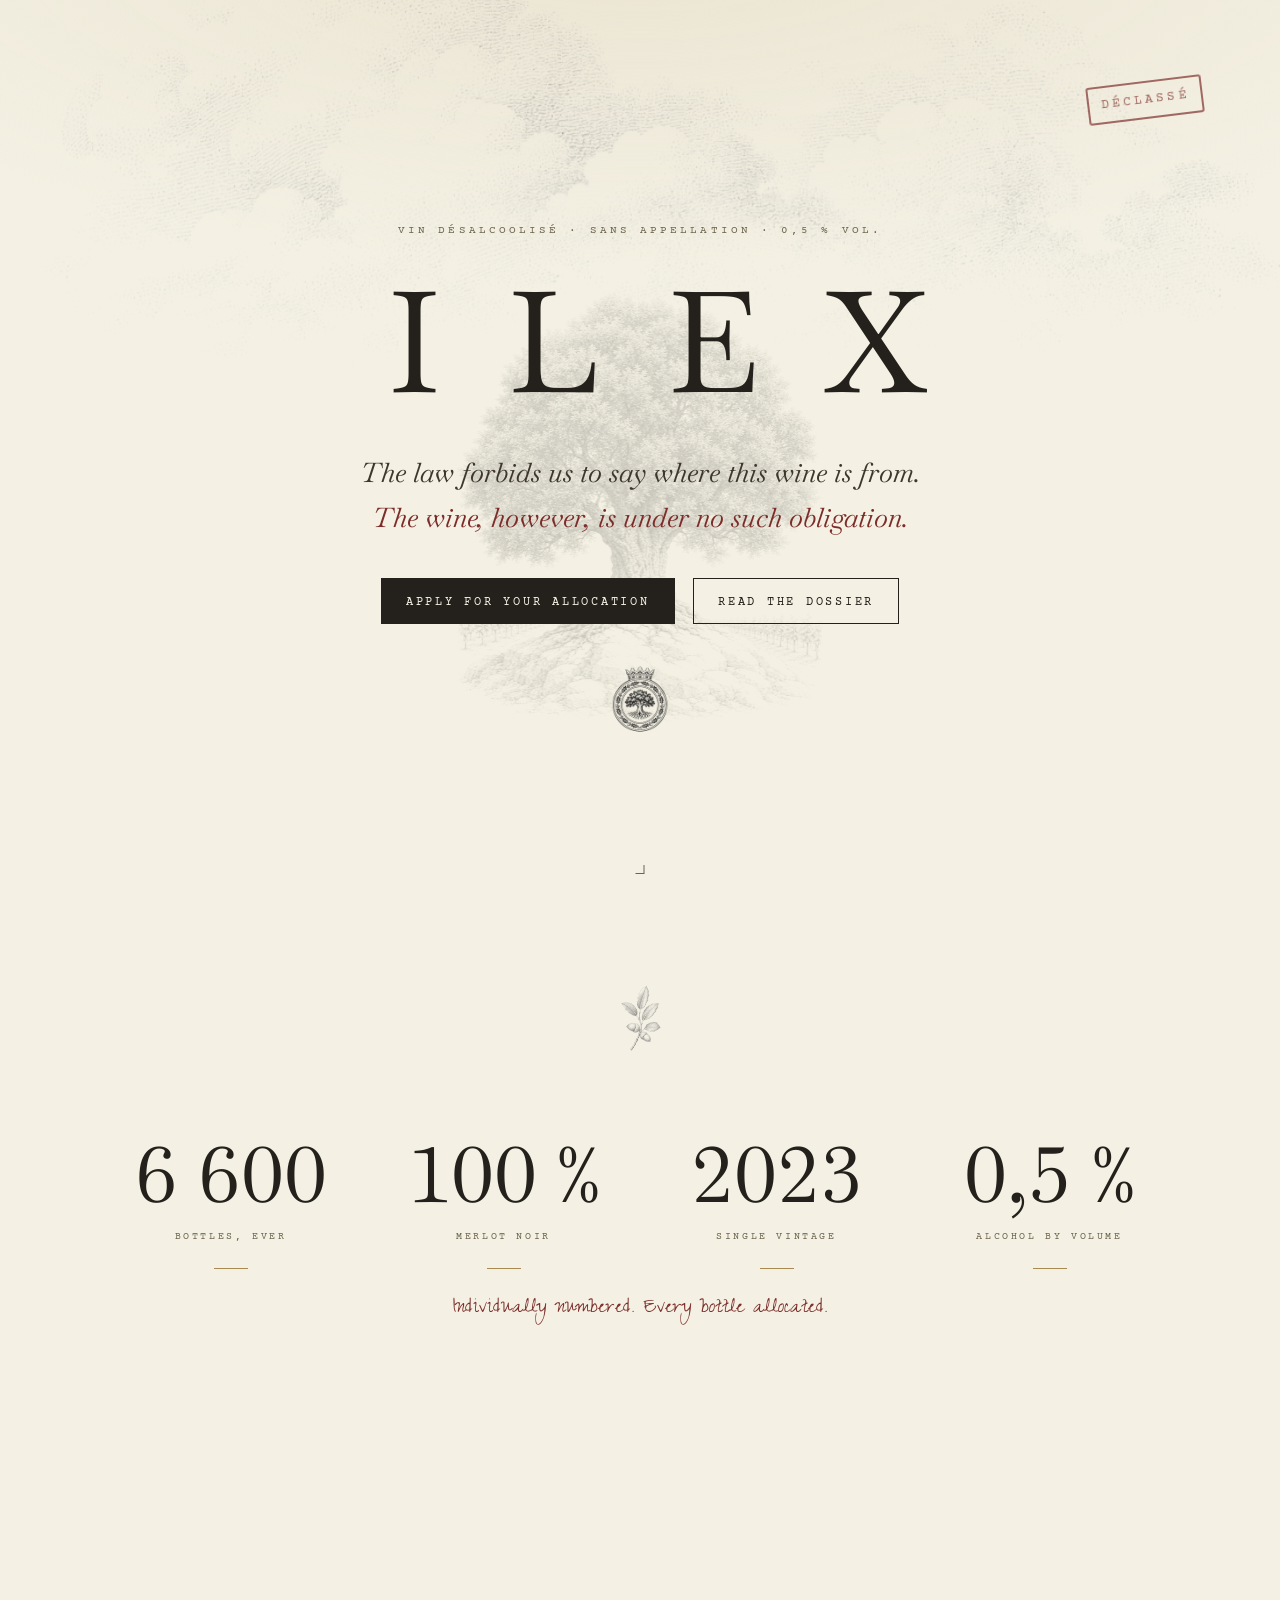
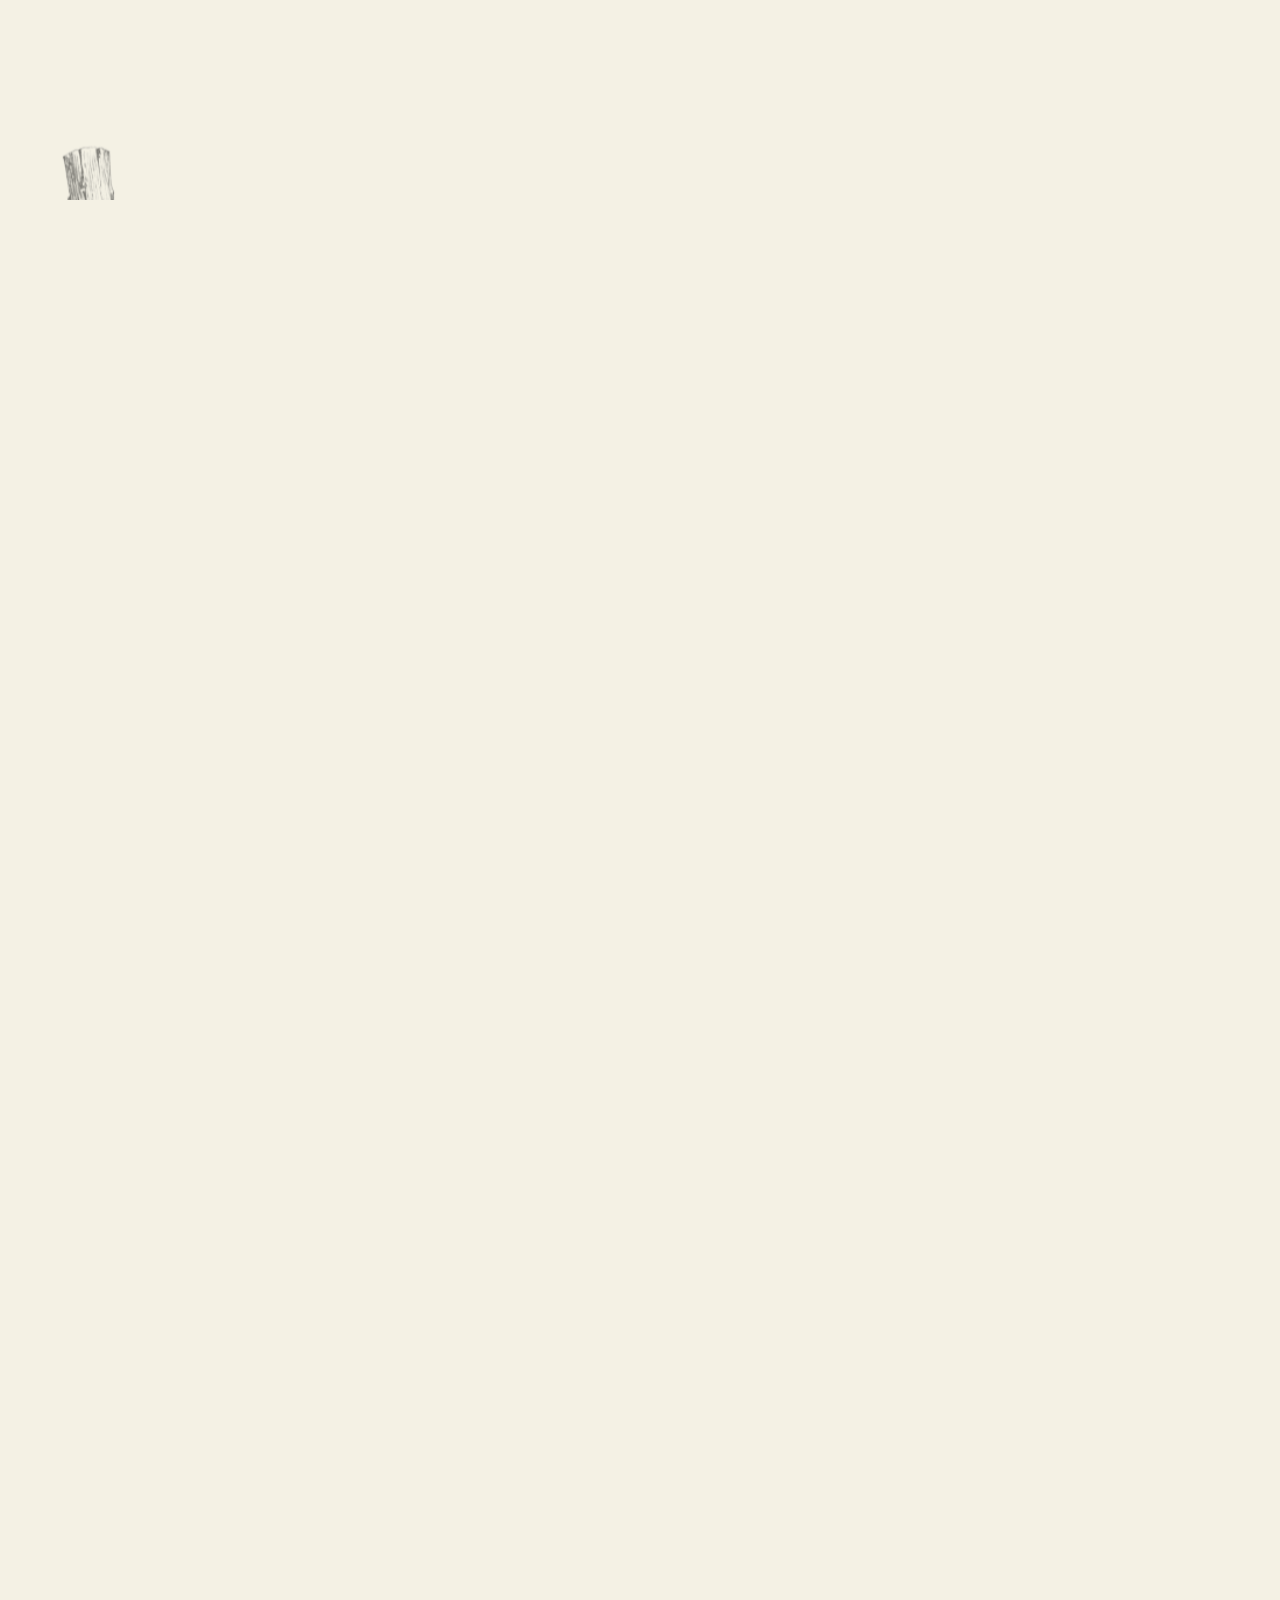
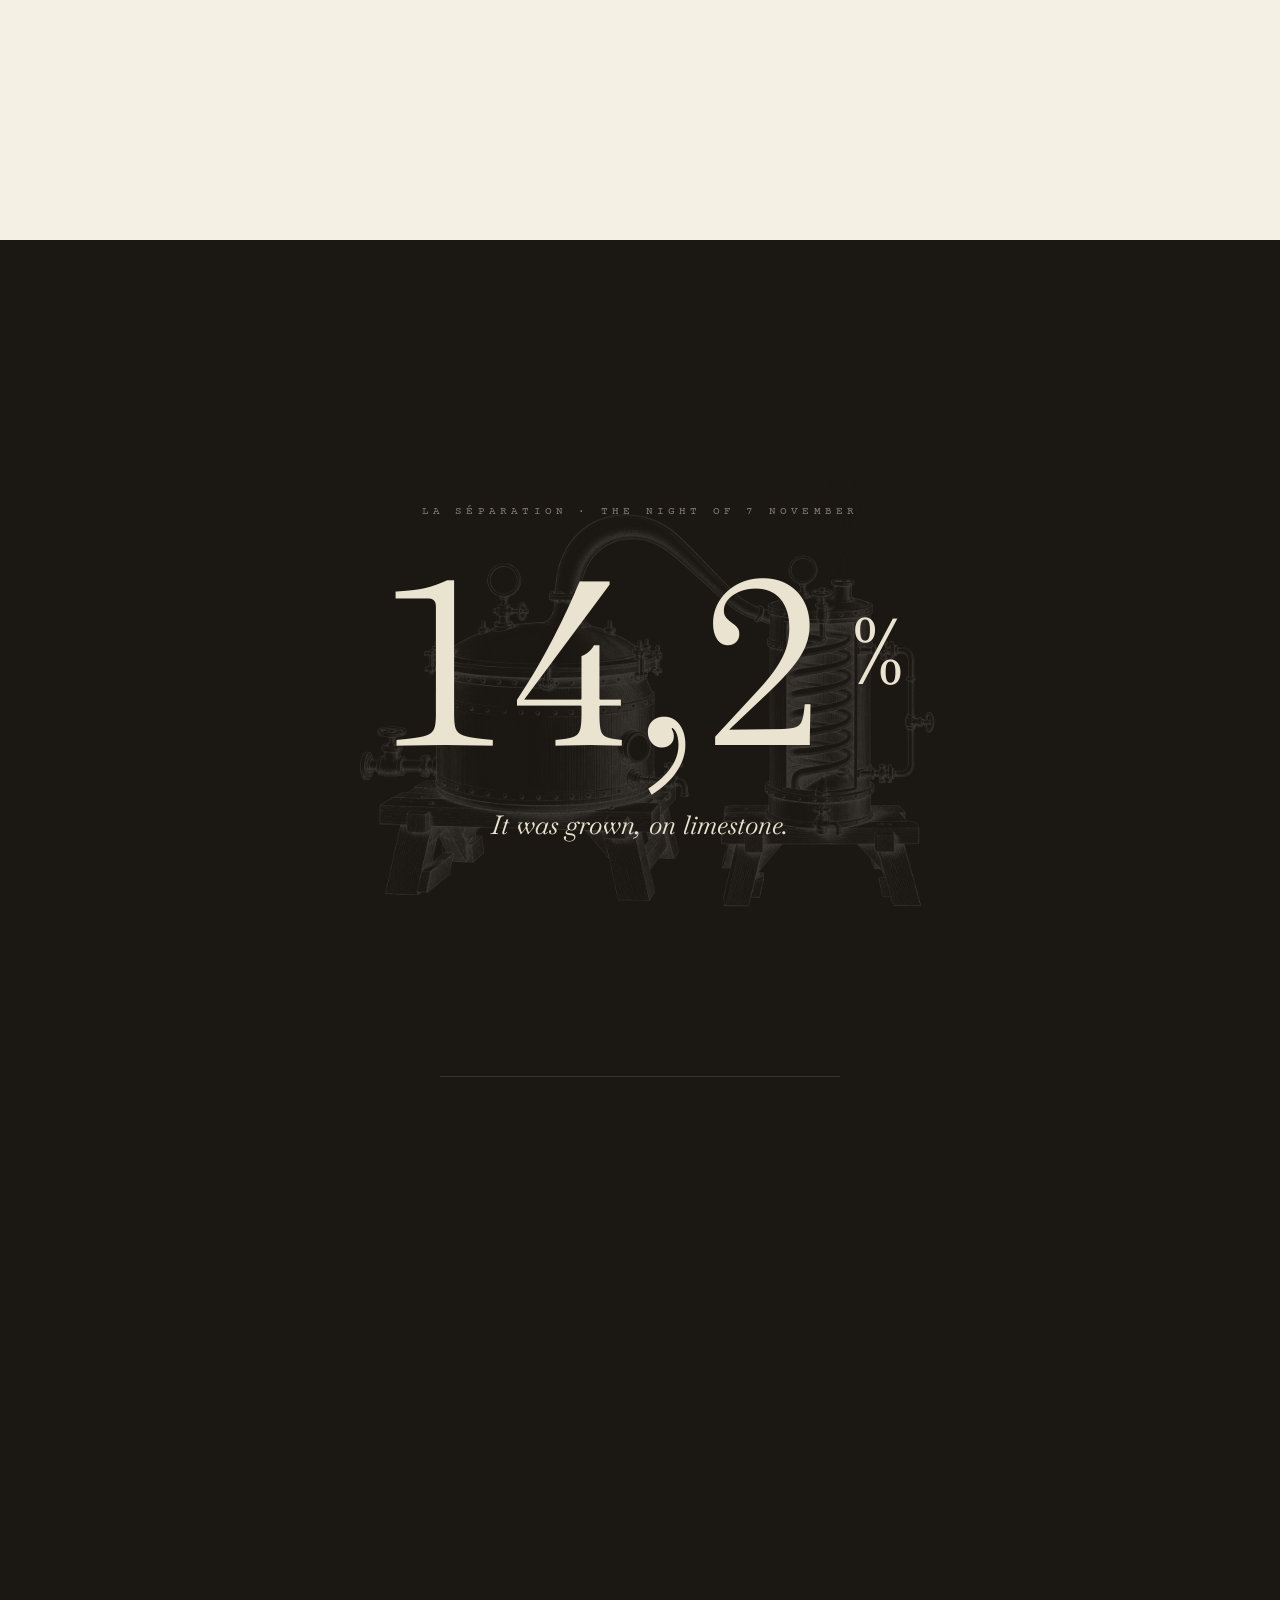
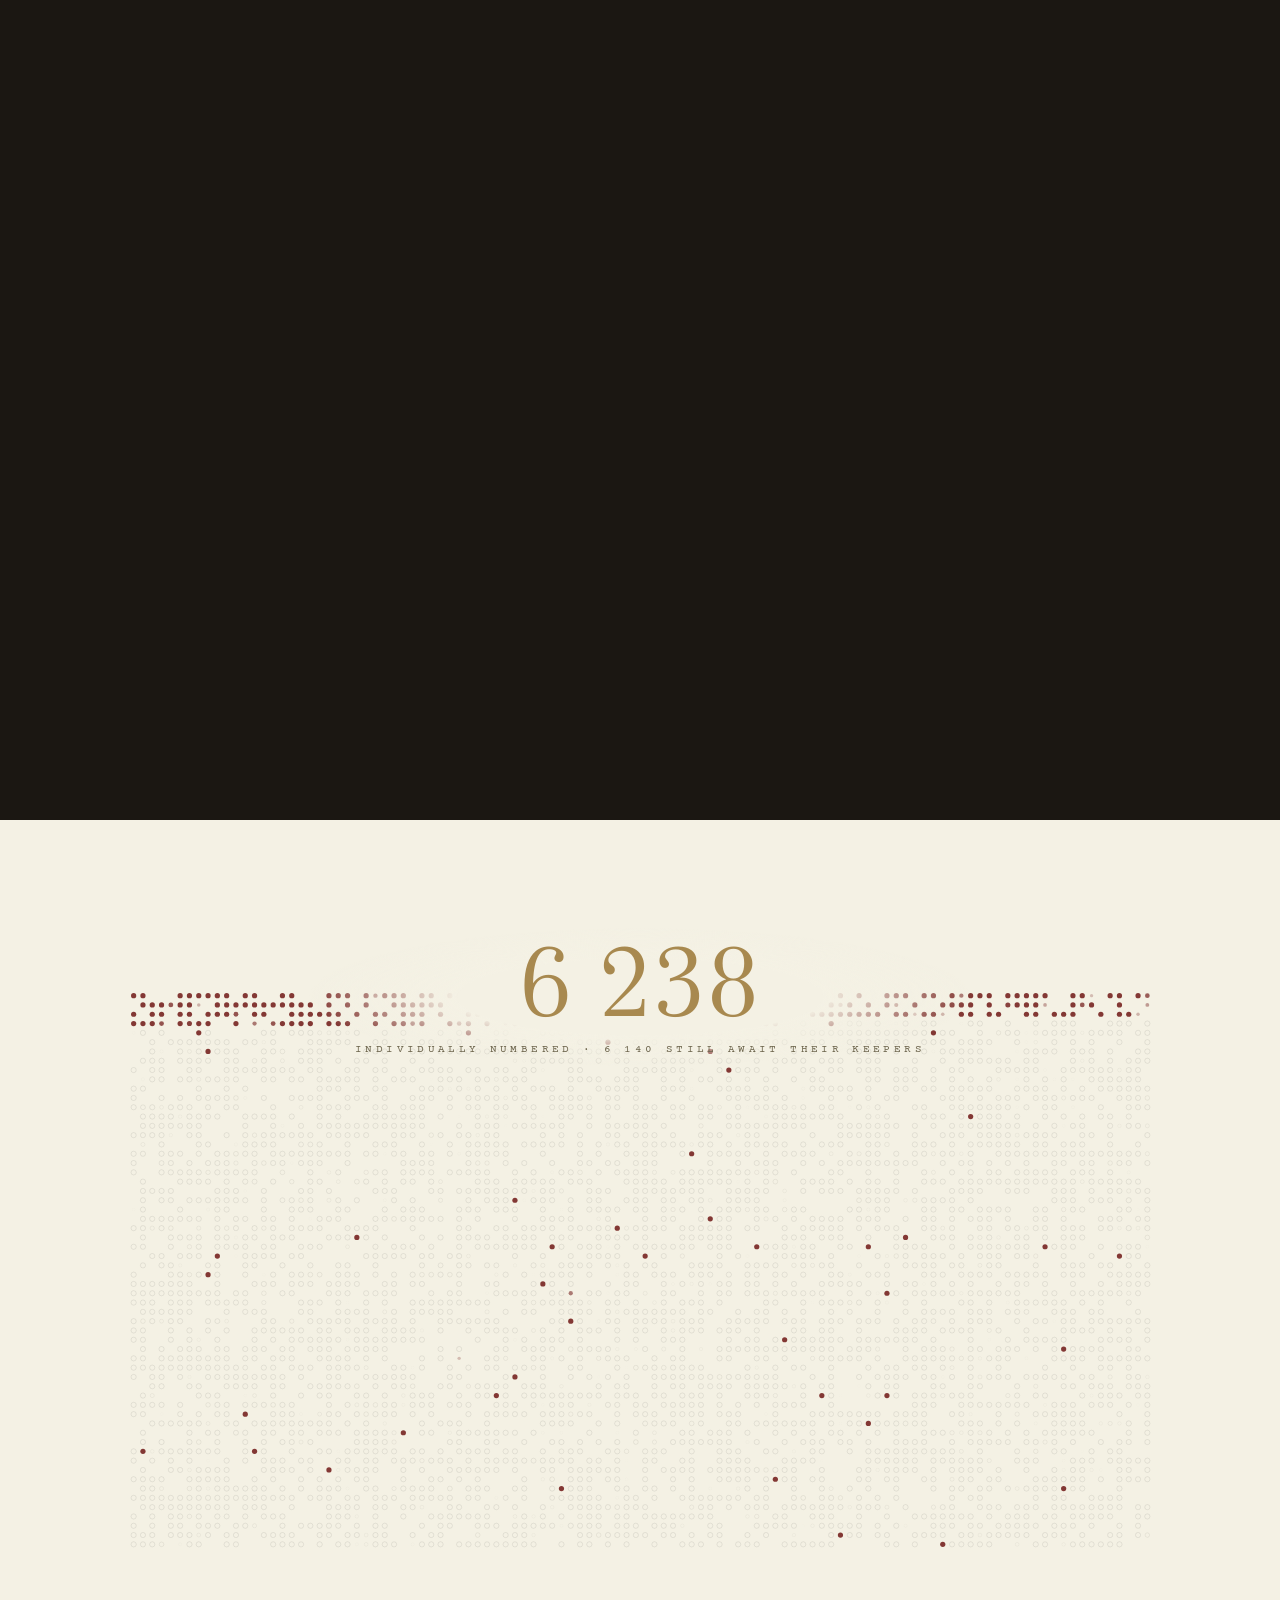
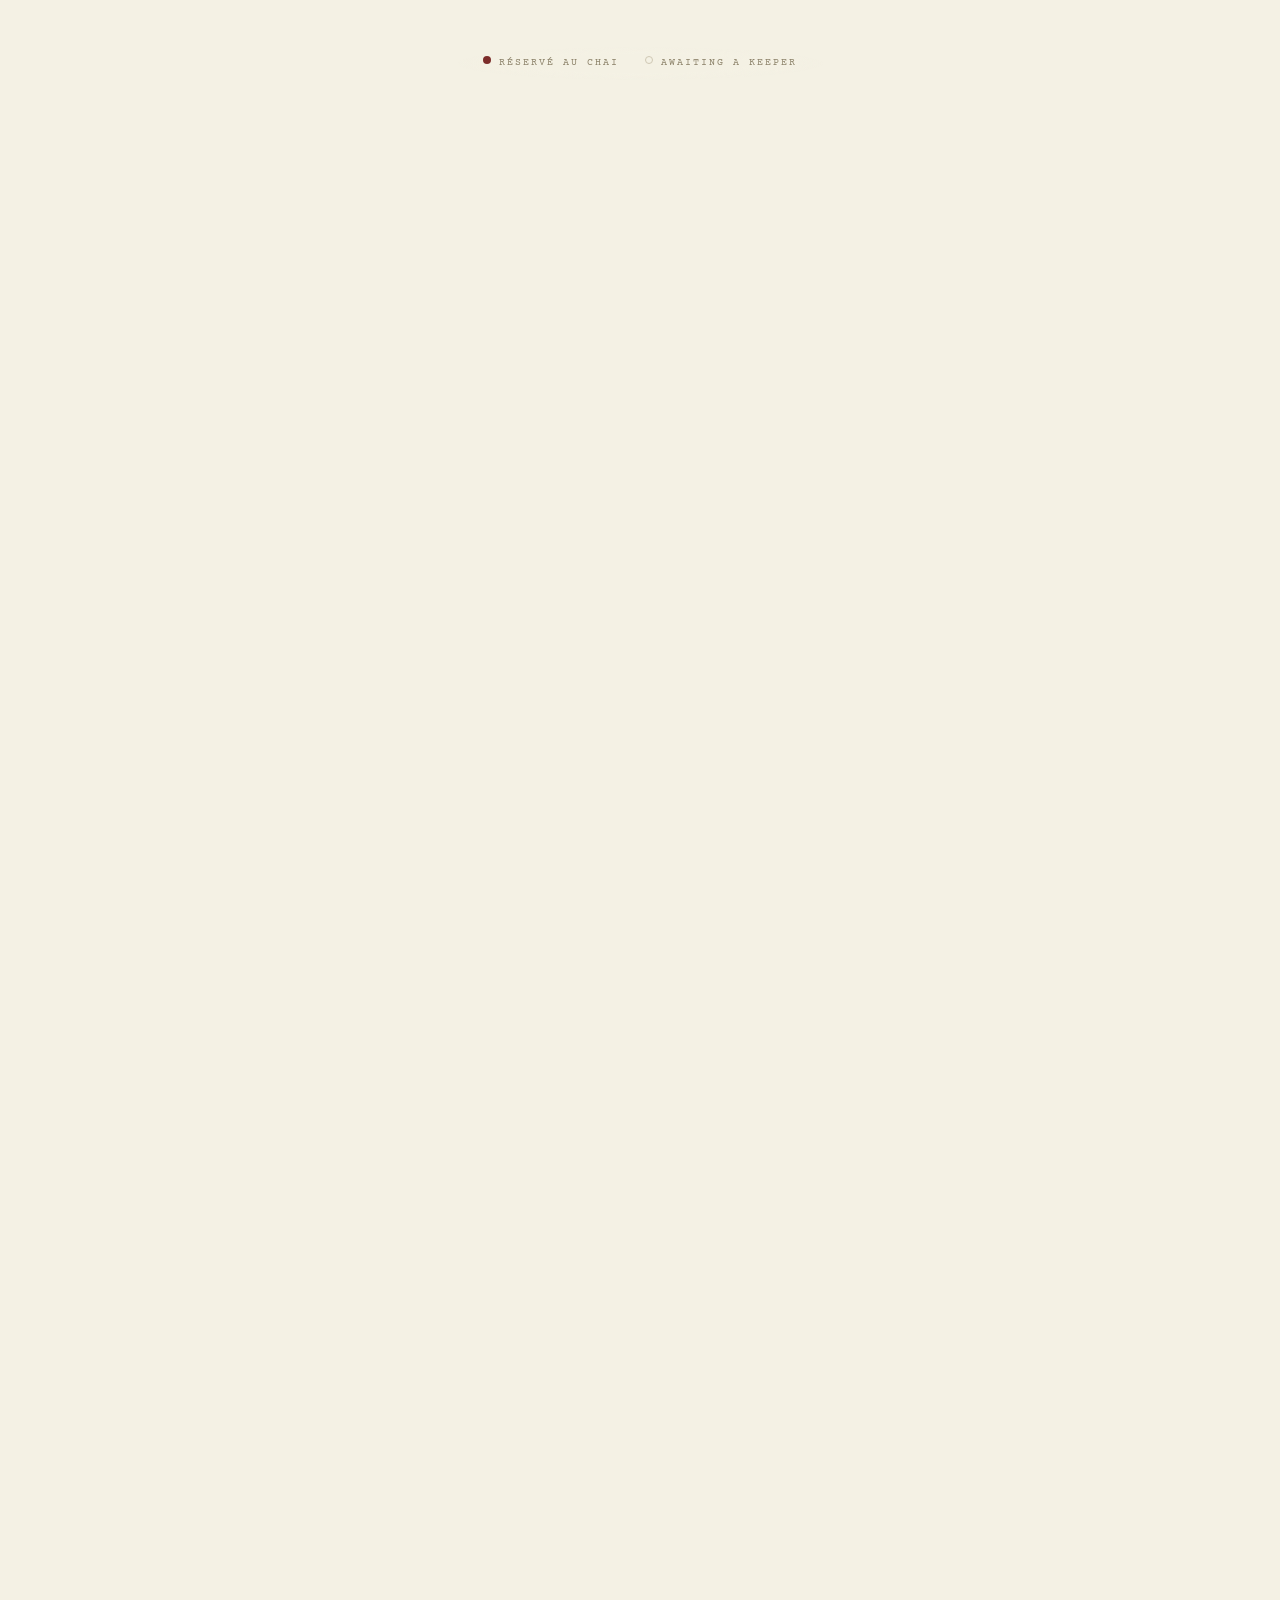
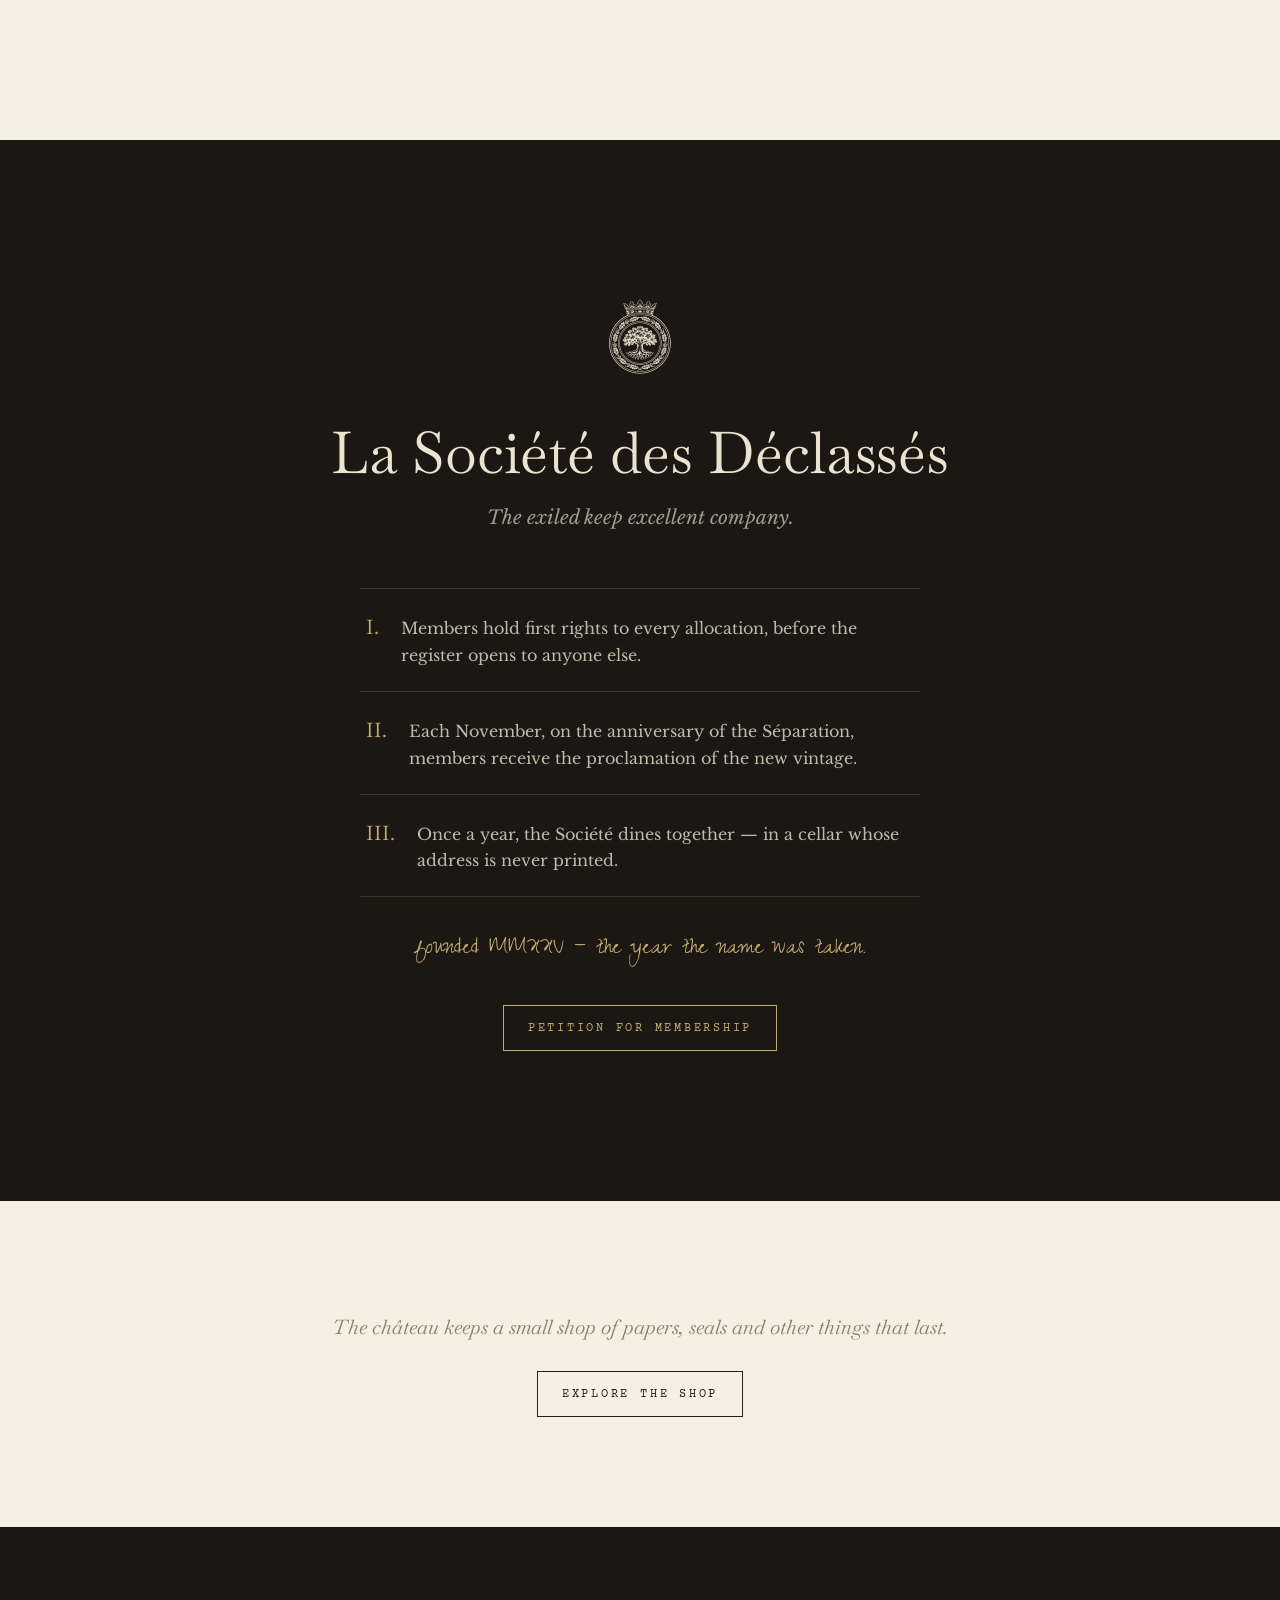
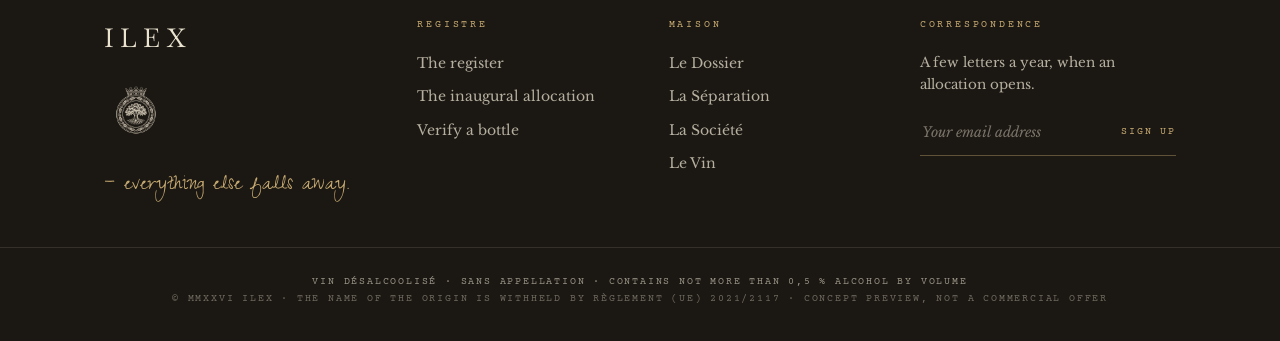
<file: index.html>
<!doctype html>
<html lang="en">
<head>
<meta charset="utf-8">
<meta name="viewport" content="width=device-width, initial-scale=1">
<title>ILEX — The wine the law cannot name · 0,5 % vol.</title>
<meta name="description" content="Ilex. A red wine of a classified estate on the right bank, gently freed of its alcohol — and, by law, of its name. Six thousand six hundred bottles, publicly registered.">
<meta name="robots" content="noindex">
<link rel="preconnect" href="https://fonts.googleapis.com">
<link rel="preconnect" href="https://fonts.gstatic.com" crossorigin>
<link href="https://fonts.googleapis.com/css2?family=Baskervville:ital@0;1&family=Baskervville+SC&family=Libre+Baskerville:ital,wght@0,400;0,700;1,400&family=Zeyada&family=Courier+Prime:ital@0;1&display=swap" rel="stylesheet">
<link rel="stylesheet" href="css/site.css?v=22">
</head>
<body>

<div class="chrome" id="chrome">
<div class="annonce">L’allocation inaugurale — Septembre MMXXVI · <b>petitions now recorded</b></div>
<nav class="nav" aria-label="Principal">
  <div class="nav-inner">
    <a class="wordmark" href="index.html">ILEX</a>
    <div class="nav-links">
      <a href="#dossier">Dossier</a>
      <a href="#separation">Séparation</a>
      <a href="#registre">Registre</a>
      <a href="#societe">Société</a>
    </div>
    <div class="nav-util">
      <a class="panier" id="panier" href="#">Panier (0)</a>
      <a class="btn ghost" href="pdp.html">Le Vin</a>
    </div>
  </div>
</nav>
</div>

<!-- ============ HERO — the arrival ============ -->
<header class="hero">
  <div class="vig" aria-hidden="true"></div>
  <img class="sky" src="assets/02-sky-a.png" alt="" aria-hidden="true">
  <img class="tree" src="assets/01-tree-a.png" alt="Engraving of the Ilex oak">
  <span class="stamp">Déclassé</span>
  <div class="hero-inner">
    <span class="eyebrow">Vin Désalcoolisé · Sans Appellation · 0,5 % vol.</span>
    <h1><span>I</span><span>L</span><span>E</span><span>X</span></h1>
    <p class="thesis">The law forbids us to say where this wine is from.<br><em>The wine, however, is under no such obligation.</em></p>
    <div class="ctas">
      <a class="btn solid" href="pdp.html">Apply for your allocation</a>
      <a class="btn ghost" href="#dossier">Read the dossier</a>
    </div>
    <img class="crest" src="assets/07-seal-a.png" alt="">
  </div>
  <div class="cue" aria-hidden="true"><i></i></div>
</header>

<!-- ============ THE NUMBERS ============ -->
<section class="stats">
  <div class="stats-track" id="statsTrack">
    <div class="stats-stage">
      <img class="sprig" src="assets/08-sprig-a.png" alt="" aria-hidden="true">
      <div class="stats-inner">
        <div class="stat stx"><div class="n">6 600</div><div class="l">bottles, ever</div><div class="r"></div></div>
        <div class="stat stx d1"><div class="n">100 %</div><div class="l">Merlot noir</div><div class="r"></div></div>
        <div class="stat stx d2"><div class="n">2023</div><div class="l">single vintage</div><div class="r"></div></div>
        <div class="stat stx d3"><div class="n">0,5 %</div><div class="l">alcohol by volume</div><div class="r"></div></div>
      </div>
      <div class="foot stx d3">Individually numbered. Every bottle allocated.</div>
      <div class="backdrop-wrap" aria-hidden="true"><img class="backdrop" src="assets/03-vines-a.png" alt=""></div>
    </div>
  </div>
</section>

<!-- ============ LE DOSSIER — pinned over the drifting map ============ -->
<section class="dossier" id="dossier">
  <div class="doss-track" id="dossTrack">
    <div class="doss-stage">
      <div class="map-bg" aria-hidden="true"><img src="assets/04-map-a.png" alt=""></div>
      <div class="doss-head">
        <h2>Le Dossier</h2>
        <hr class="goldrule">
        <p>Evidence of the provenance and terroir we cannot name.</p>
      </div>
      <div class="doss-grid">
        <div class="doss-prose">
          <p>In 2023, at a classified growth on the right bank of the <span class="redact" title="withheld by decree">Dordogne</span>, a red wine was made in the usual way. It was grown on the limestone of <span class="redact" title="withheld by decree">Saint-Émilion</span>, vinified as its estate has always vinified, and matured in oak, underground.</p>
          <p>Then, in its final hour, something was taken from it — and for this, its name was taken too. Under European law, a wine that gives up its alcohol gives up its appellation. At 0,5 %, it is denied even <em>Vin de France</em>. The law leaves the label almost nothing to say.</p>
          <p>We do not dispute the ruling. We document everything else — parcel, soil, barrel, cellar, the night of the Séparation — and we let the reader reach the verdict the law cannot.</p>
        </div>
        <div class="doss-exhibit">
          <div class="exhibit">
            <span class="tag">Exhibit A — La Loi</span>
            <p>RÈGLEMENT (UE) 2021/2117 — « VIN DÉSALCOOLISÉ »</p>
            <p>A WINE HAVING UNDERGONE TOTAL DEALCOHOLISATION — NOT MORE THAN 0,5 % VOL. — MAY NOT BEAR A PROTECTED DESIGNATION OF ORIGIN.</p>
            <p>ORIGIN: <i class="bar" style="width:9ch"></i>, GIRONDE.<br>SOURCE ESTATE: <i class="bar" style="width:5ch"></i> <i class="bar" style="width:4ch"></i> <i class="bar" style="width:5ch"></i>, GRAND CRU CLASSÉ.<br>VARIETY: MERLOT NOIR, 100 PCT. VINTAGE: 2023.</p>
            <p>STATUS: <span style="color:var(--claret)">DÉCLASSÉ — SANS APPELLATION</span></p>
            <p class="sig">— seen, recorded, and rather enjoyed. le greffier</p>
          </div>
        </div>
      </div>
    </div>
  </div>
</section>

<!-- ============ LA SÉPARATION ============ -->
<section class="separation" id="separation">
  <div class="sep-track" id="sepTrack">
    <div class="sep-stage">
      <canvas id="sepCanvas" aria-hidden="true"></canvas>
      <img class="sep-eng" src="assets/06-apparatus-a.png" alt="" aria-hidden="true">
      <canvas id="sepCanvasF" aria-hidden="true"></canvas>
      <div class="sep-head">
        <div class="sep-eyebrow">La Séparation · the night of 7 November</div>
        <div class="sep-num"><span id="sepVal">14,2</span><span class="pc"> %</span></div>
        <div class="sep-beats">
          <div class="sep-beat" data-at="0.00">It was grown, on limestone.</div>
          <div class="sep-beat" data-at="0.14">It was vinified, as it always has been.</div>
          <div class="sep-beat" data-at="0.28">It was matured, in oak, underground.</div>
          <div class="sep-beat" data-at="0.42">Then, at 3 °C and near-vacuum —<span class="fr">la Séparation</span></div>
        </div>
      </div>
      <div class="sep-finale">
        <p id="fin1">Alcohol departs.</p>
        <p id="fin2">The <span class="sp">spirit</span> remains.</p>
      </div>
      <div class="sep-rule"><i id="sepRule"></i></div>
    </div>
  </div>
</section>

<!-- ============ LE REGISTRE ============ -->
<section id="registre">
  <div class="reg-theatre" id="regTheatre">
    <div class="reg-stage">
      <div class="reg-count">
        <span class="n" id="regTotal">6 600</span>
        <span class="of">individually numbered · <span class="js-remaining">6 140</span> still await their keepers</span>
      </div>
      <canvas id="regCanvas" aria-label="The register of six thousand six hundred bottles"></canvas>
      <div class="reg-tip" id="regTip"></div>
      <div class="reg-legend">
        <span><i style="background:var(--claret)"></i>Réservé au chai</span>
        <span><i style="background:transparent;border:1px solid var(--hair)"></i>Awaiting a keeper</span>
      </div>
      <div class="reg-cta" id="regCta">
        <div>
          <span class="eyebrow claret">Le Registre</span>
          <h3>Six thousand six hundred bottles,<br>and no more.</h3>
          <p>Each is numbered. Each keeper is inscribed in the register, permanently. The inaugural allocation opens in September.</p>
        </div>
        <div class="btns">
          <a class="btn solid" href="pdp.html">Apply for your allocation</a>
        </div>
      </div>
    </div>
  </div>
</section>

<!-- ============ LA SOCIÉTÉ ============ -->
<section class="societe" id="societe">
  <div class="container rv">
    <img class="crest" src="assets/07-seal-a.png" alt="">
    <h2>La Société des Déclassés</h2>
    <p class="sub">The exiled keep excellent company.</p>
    <div class="tenets">
      <div class="tenet"><b>I.</b><span>Members hold first rights to every allocation, before the register opens to anyone else.</span></div>
      <div class="tenet"><b>II.</b><span>Each November, on the anniversary of the Séparation, members receive the proclamation of the new vintage.</span></div>
      <div class="tenet"><b>III.</b><span>Once a year, the Société dines together — in a cellar whose address is never printed.</span></div>
    </div>
    <span class="hand">founded MMXXV — the year the name was taken.</span>
    <p style="margin-top:38px"><a class="btn on-dark" href="#correspondence">Petition for membership</a></p>
  </div>
</section>

<!-- ============ THE SHOP, QUIETLY ============ -->
<section class="shopband rv">
  <p>The château keeps a small shop of papers, seals and other things that last.</p>
  <a class="btn ghost" href="pdp.html">Explore the shop</a>
</section>

<!-- ============ FOOTER ============ -->
<footer class="footer" id="correspondence">
  <div class="footer-grid">
    <div>
      <div class="wordmark">ILEX</div>
      <img class="crest-f" src="assets/07-seal-a.png" alt="">
      <p class="sign" style="margin-top:22px">— everything else falls away.</p>
    </div>
    <div>
      <h4>Registre</h4>
      <ul>
        <li><a href="#registre">The register</a></li>
        <li><a href="pdp.html">The inaugural allocation</a></li>
        <li><a href="#">Verify a bottle</a></li>
      </ul>
    </div>
    <div>
      <h4>Maison</h4>
      <ul>
        <li><a href="#dossier">Le Dossier</a></li>
        <li><a href="#separation">La Séparation</a></li>
        <li><a href="#societe">La Société</a></li>
        <li><a href="pdp.html">Le Vin</a></li>
      </ul>
    </div>
    <div class="corr">
      <h4>Correspondence</h4>
      <p>A few letters a year, when an allocation opens.</p>
      <form class="corr-form" onsubmit="return false">
        <input type="email" placeholder="Your email address" aria-label="Email address">
        <button type="submit">Sign up</button>
      </form>
    </div>
  </div>
  <div class="footer-legal">
    <b>Vin Désalcoolisé · Sans Appellation · contains not more than 0,5 % alcohol by volume</b><br>
    © MMXXVI Ilex · the name of the origin is withheld by Règlement (UE) 2021/2117 · concept preview, not a commercial offer
  </div>
</footer>

<script src="js/site.js?v=22"></script>
</body>
</html>
</file>
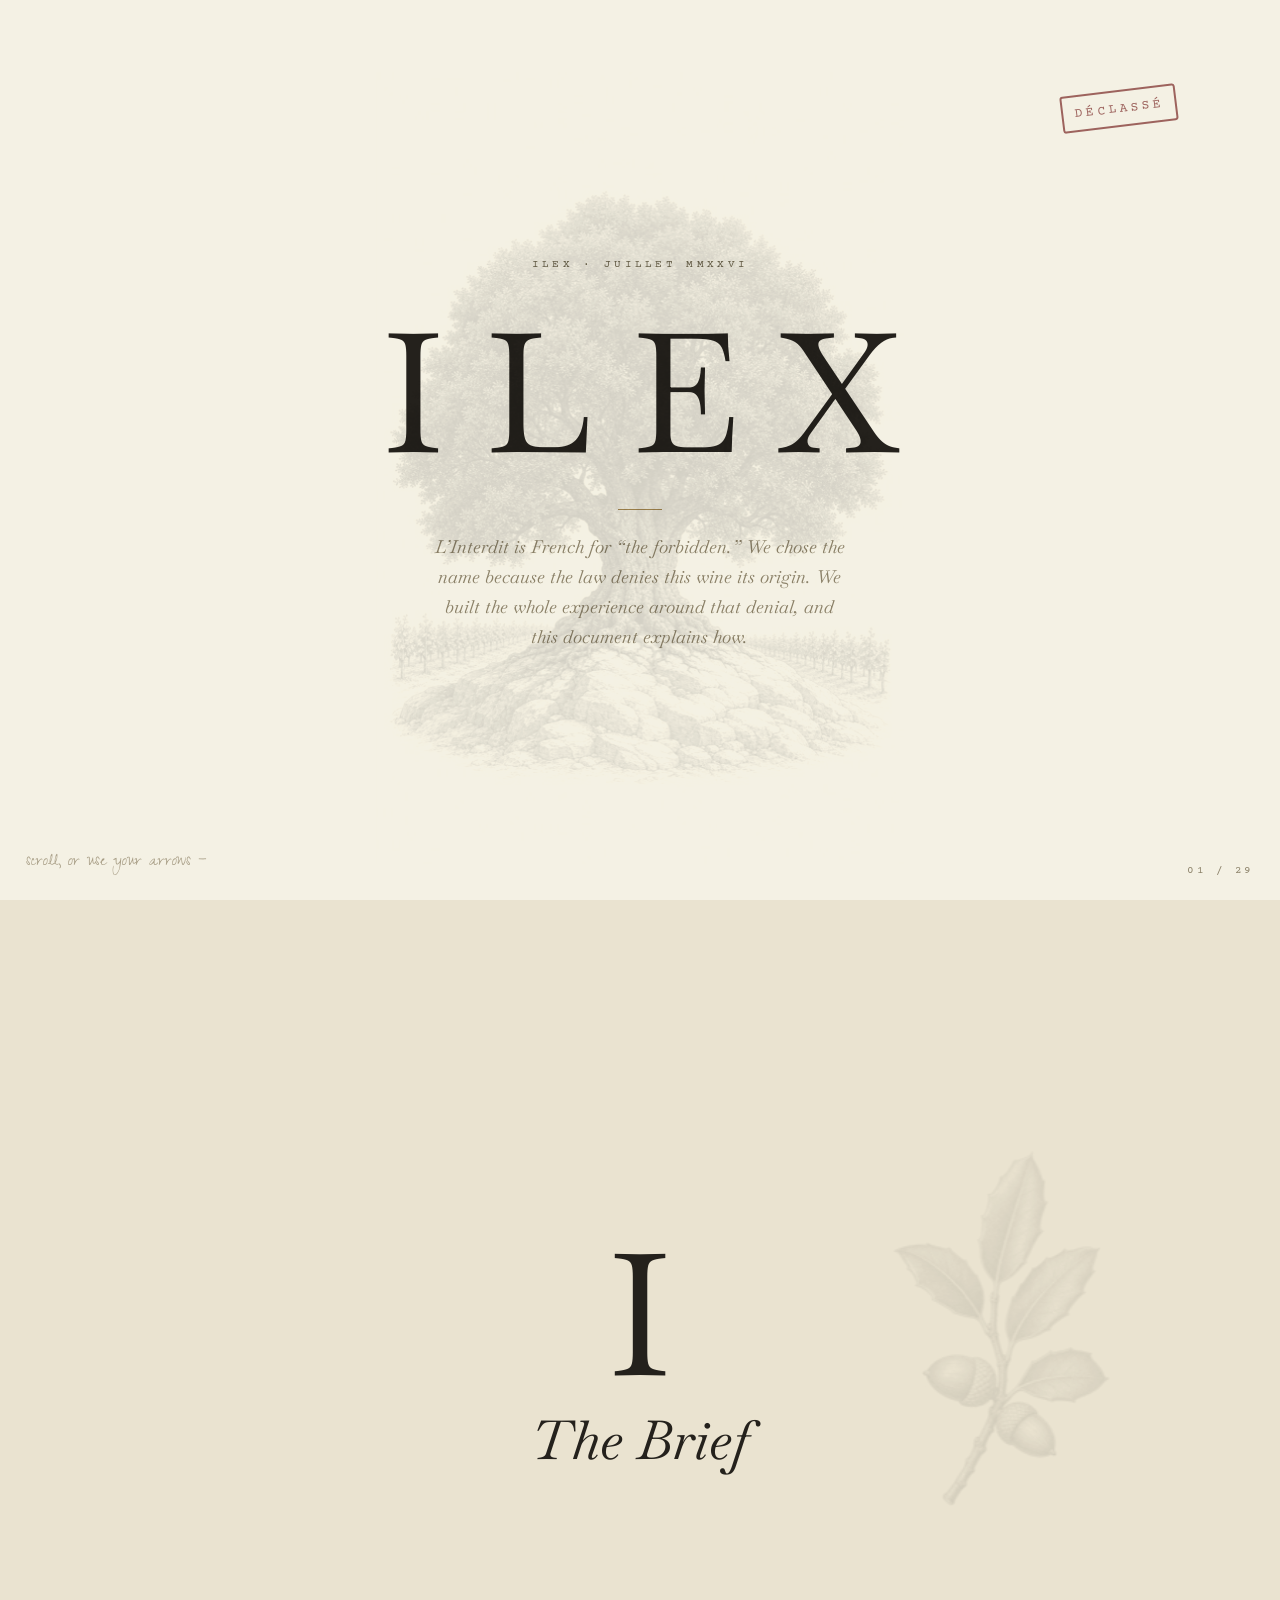
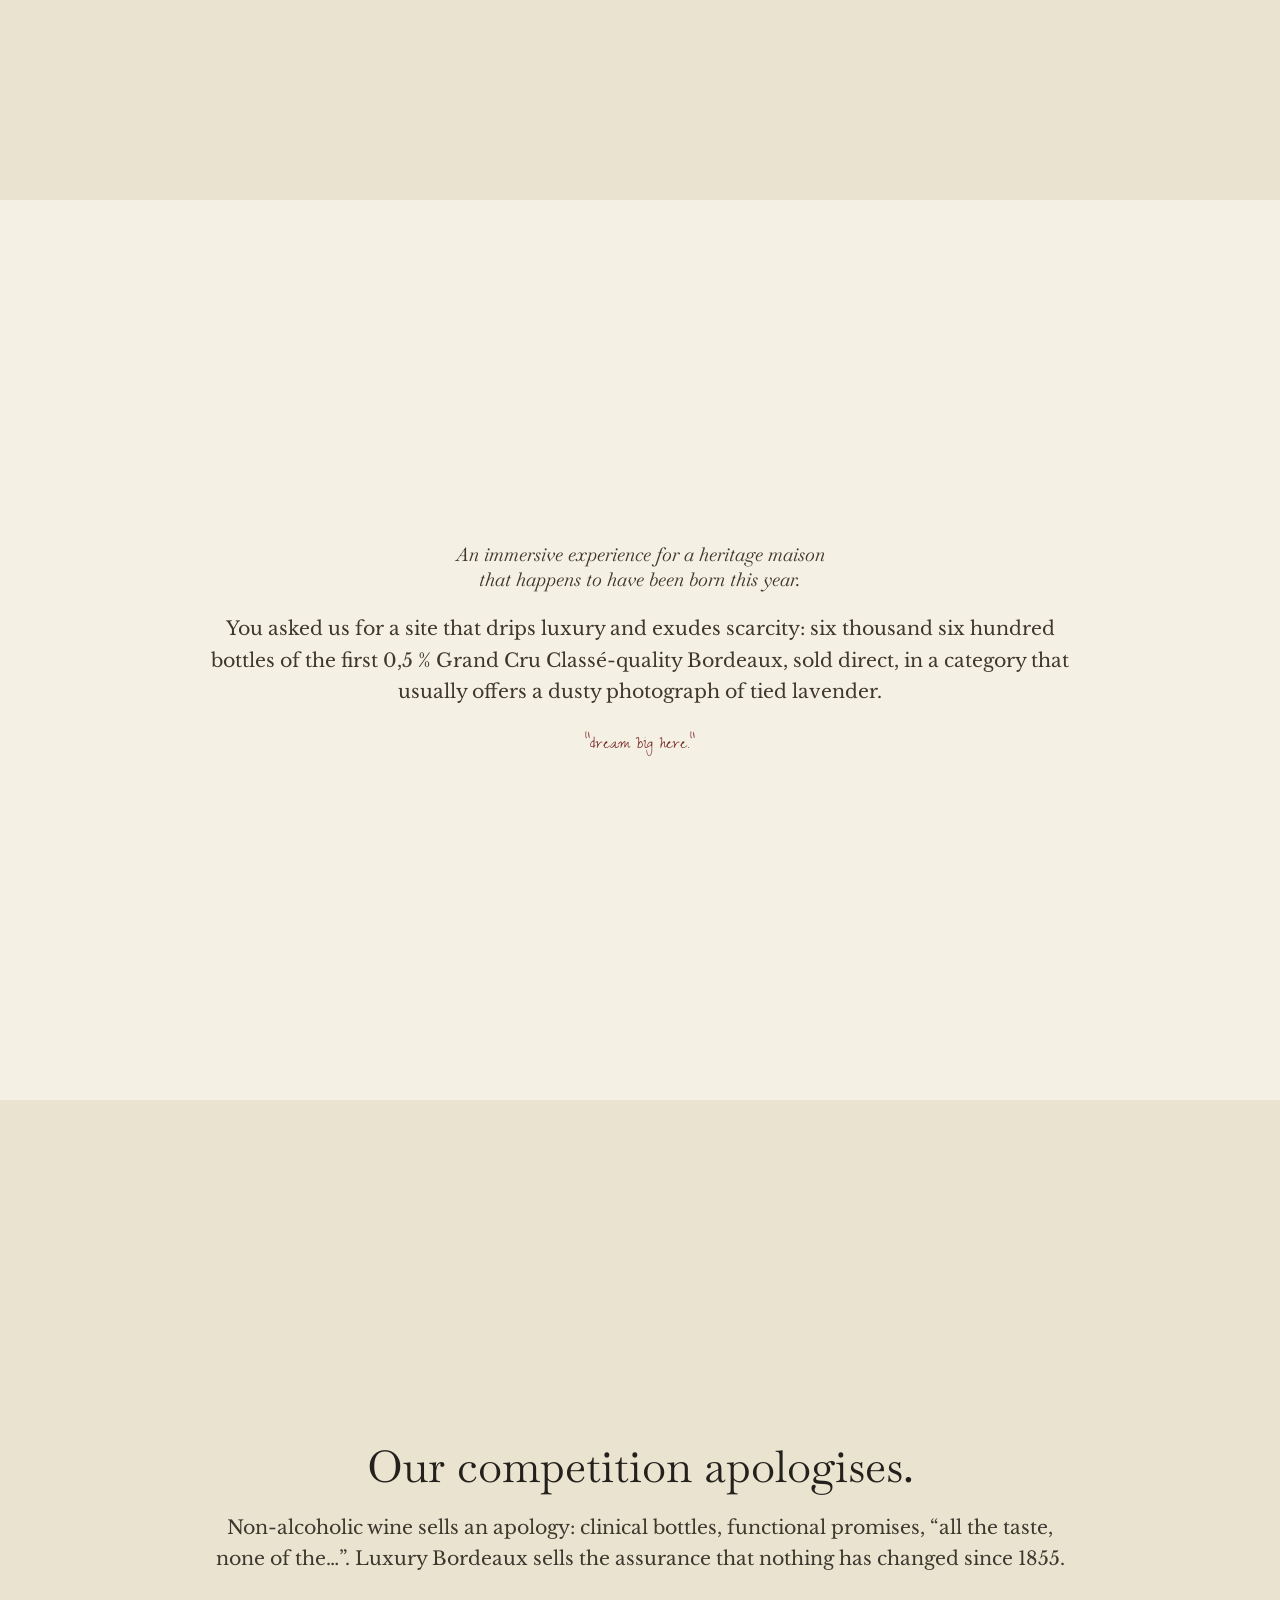
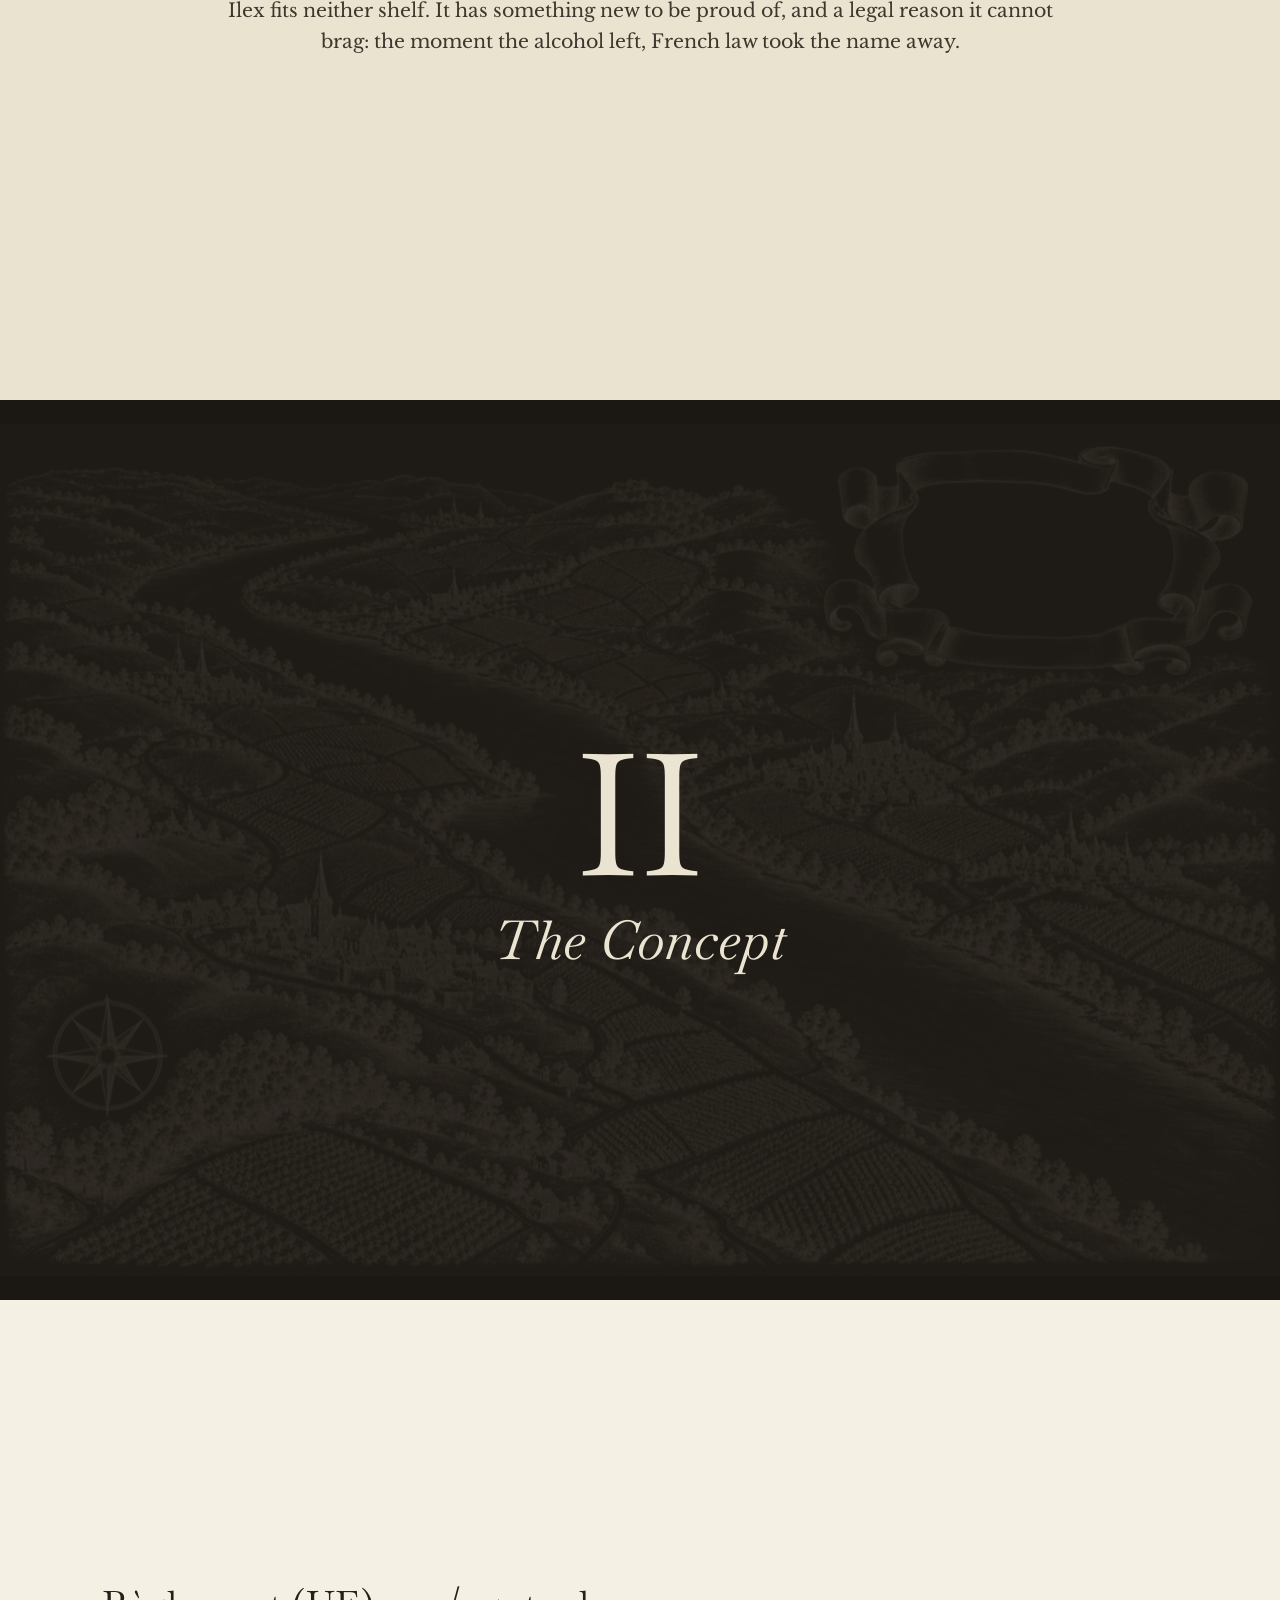
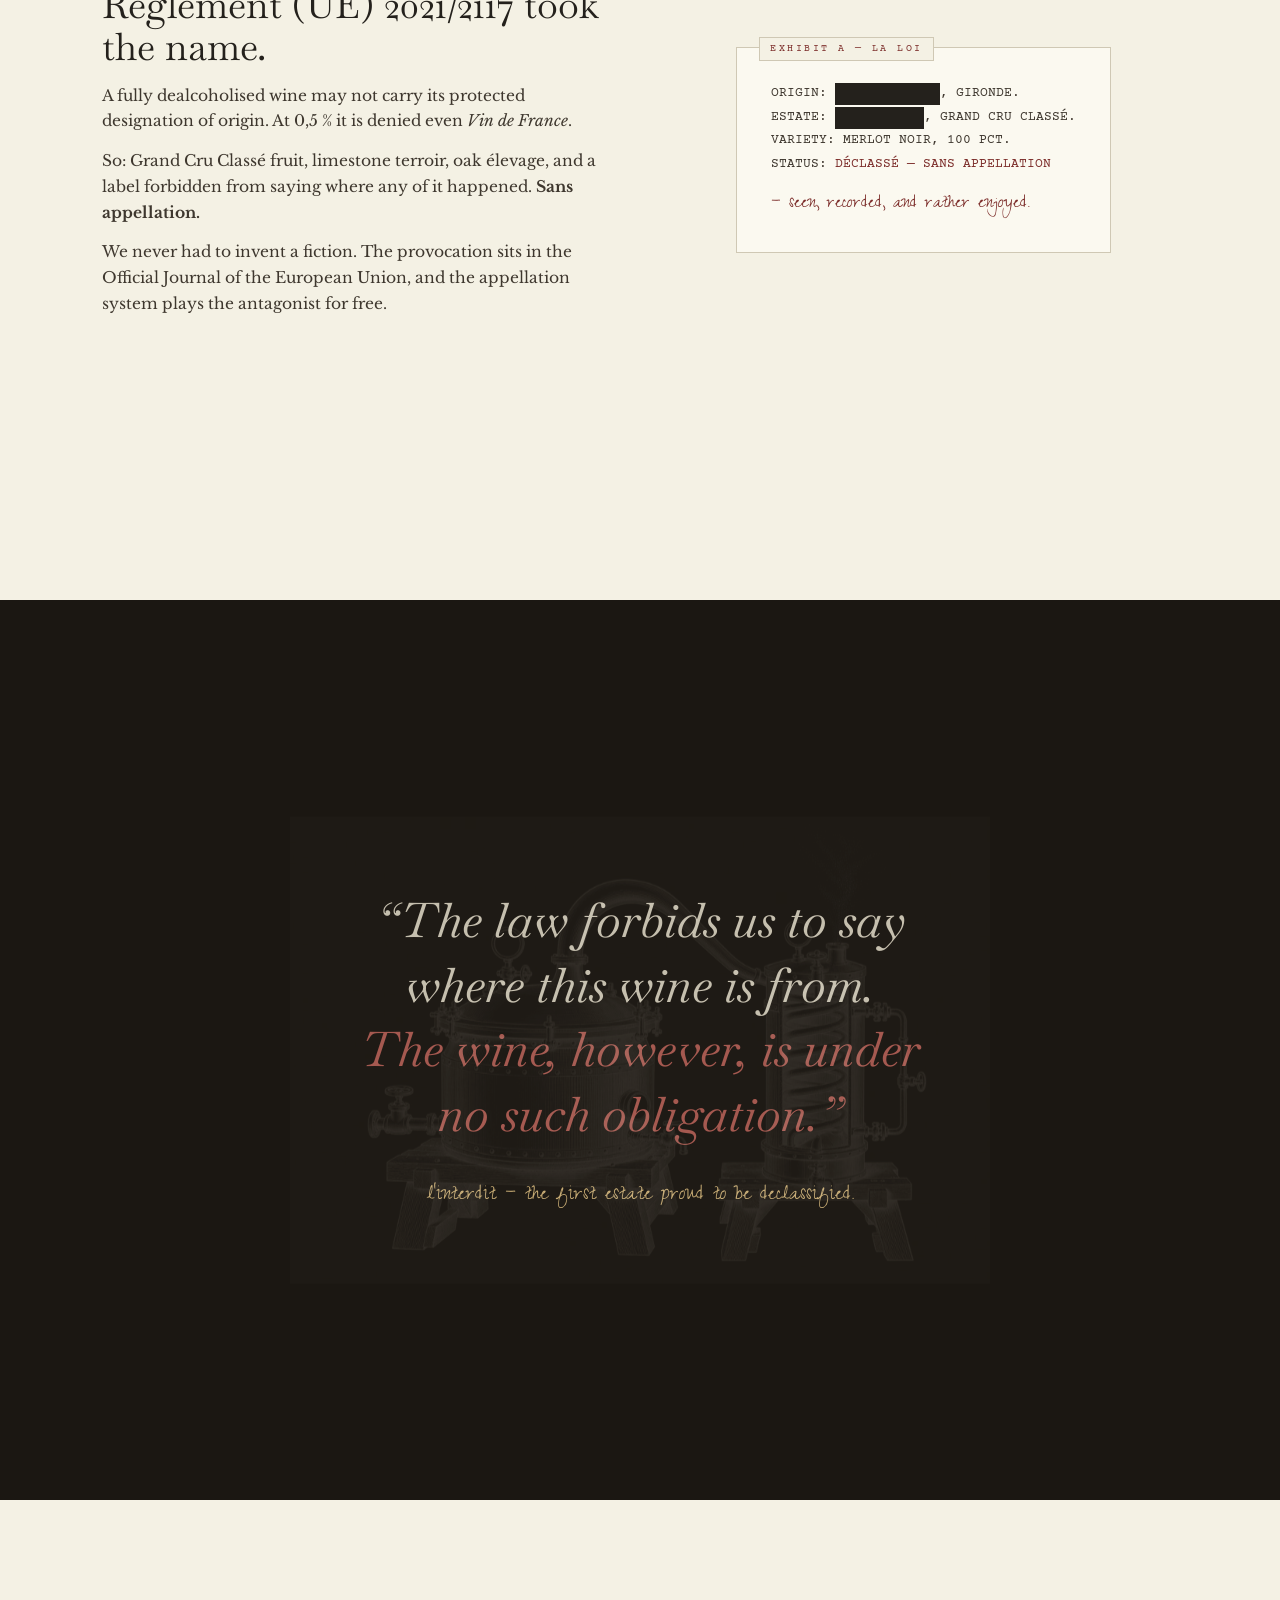
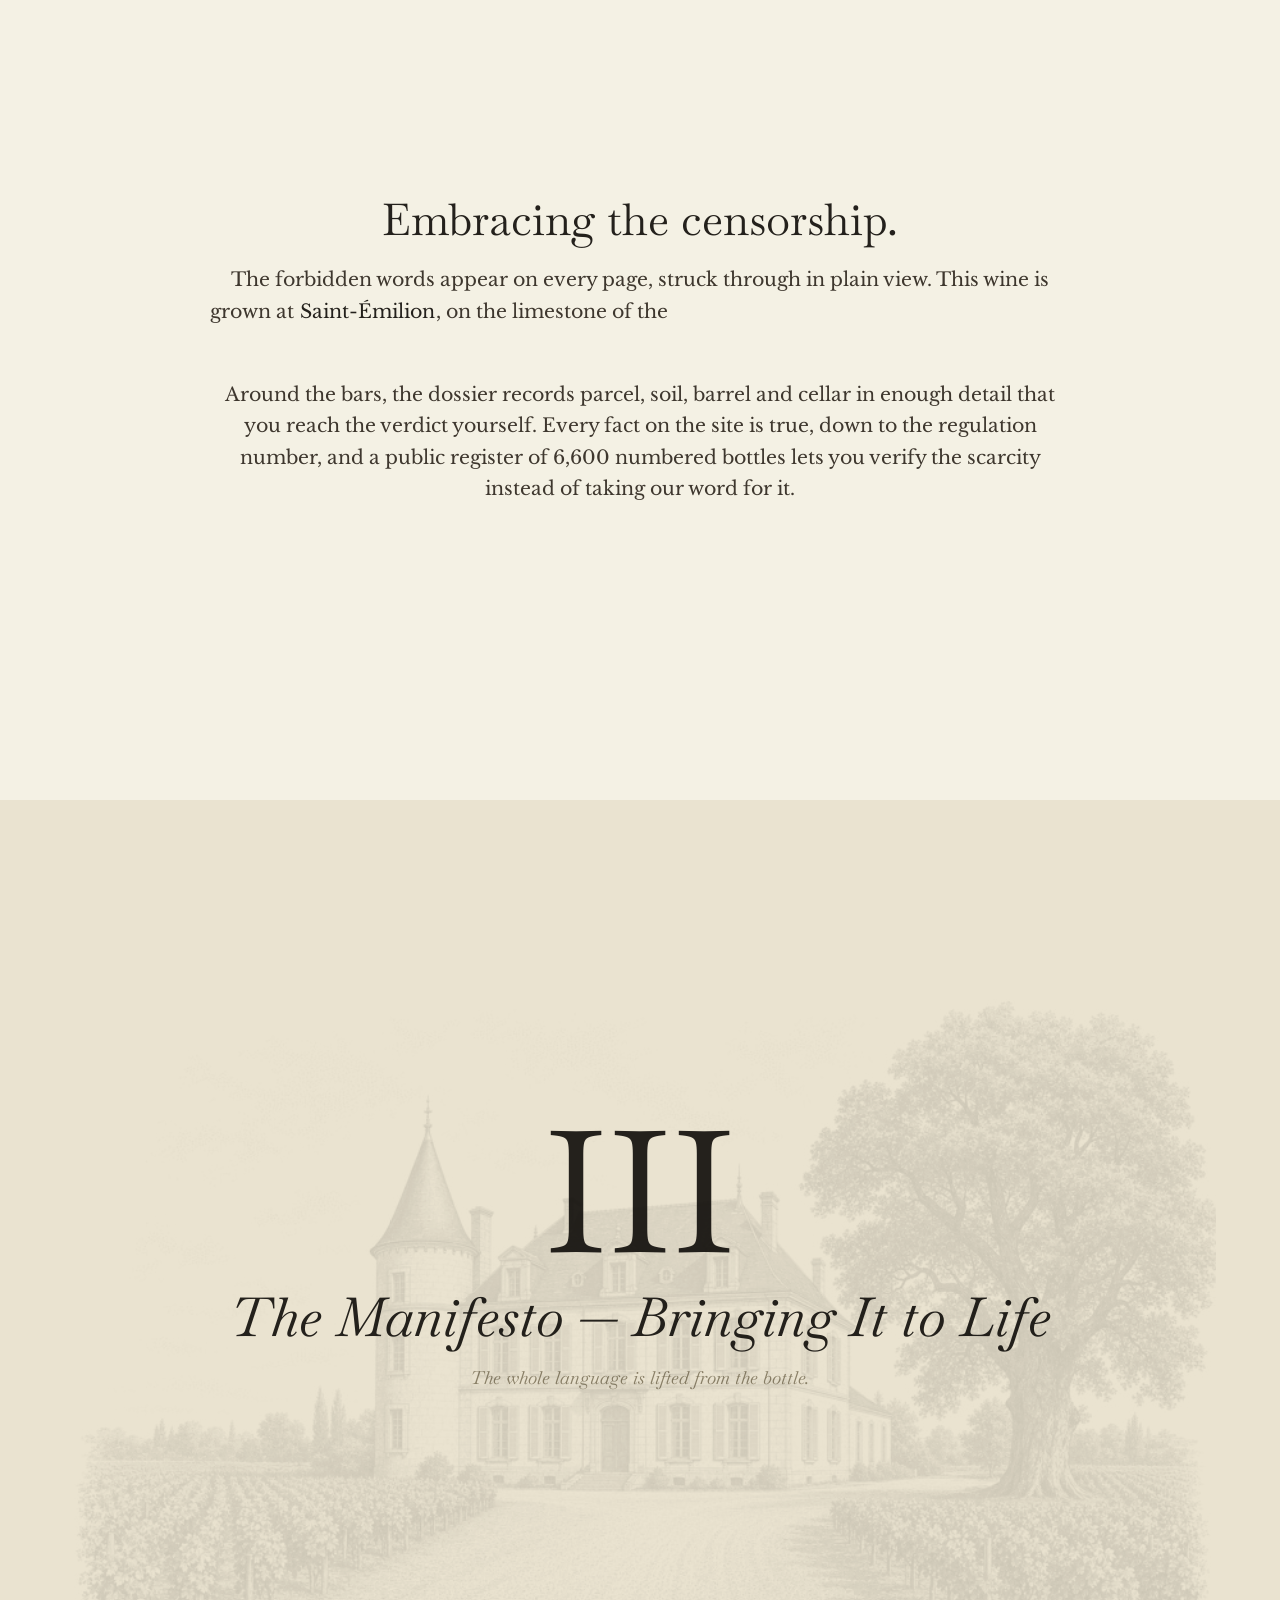
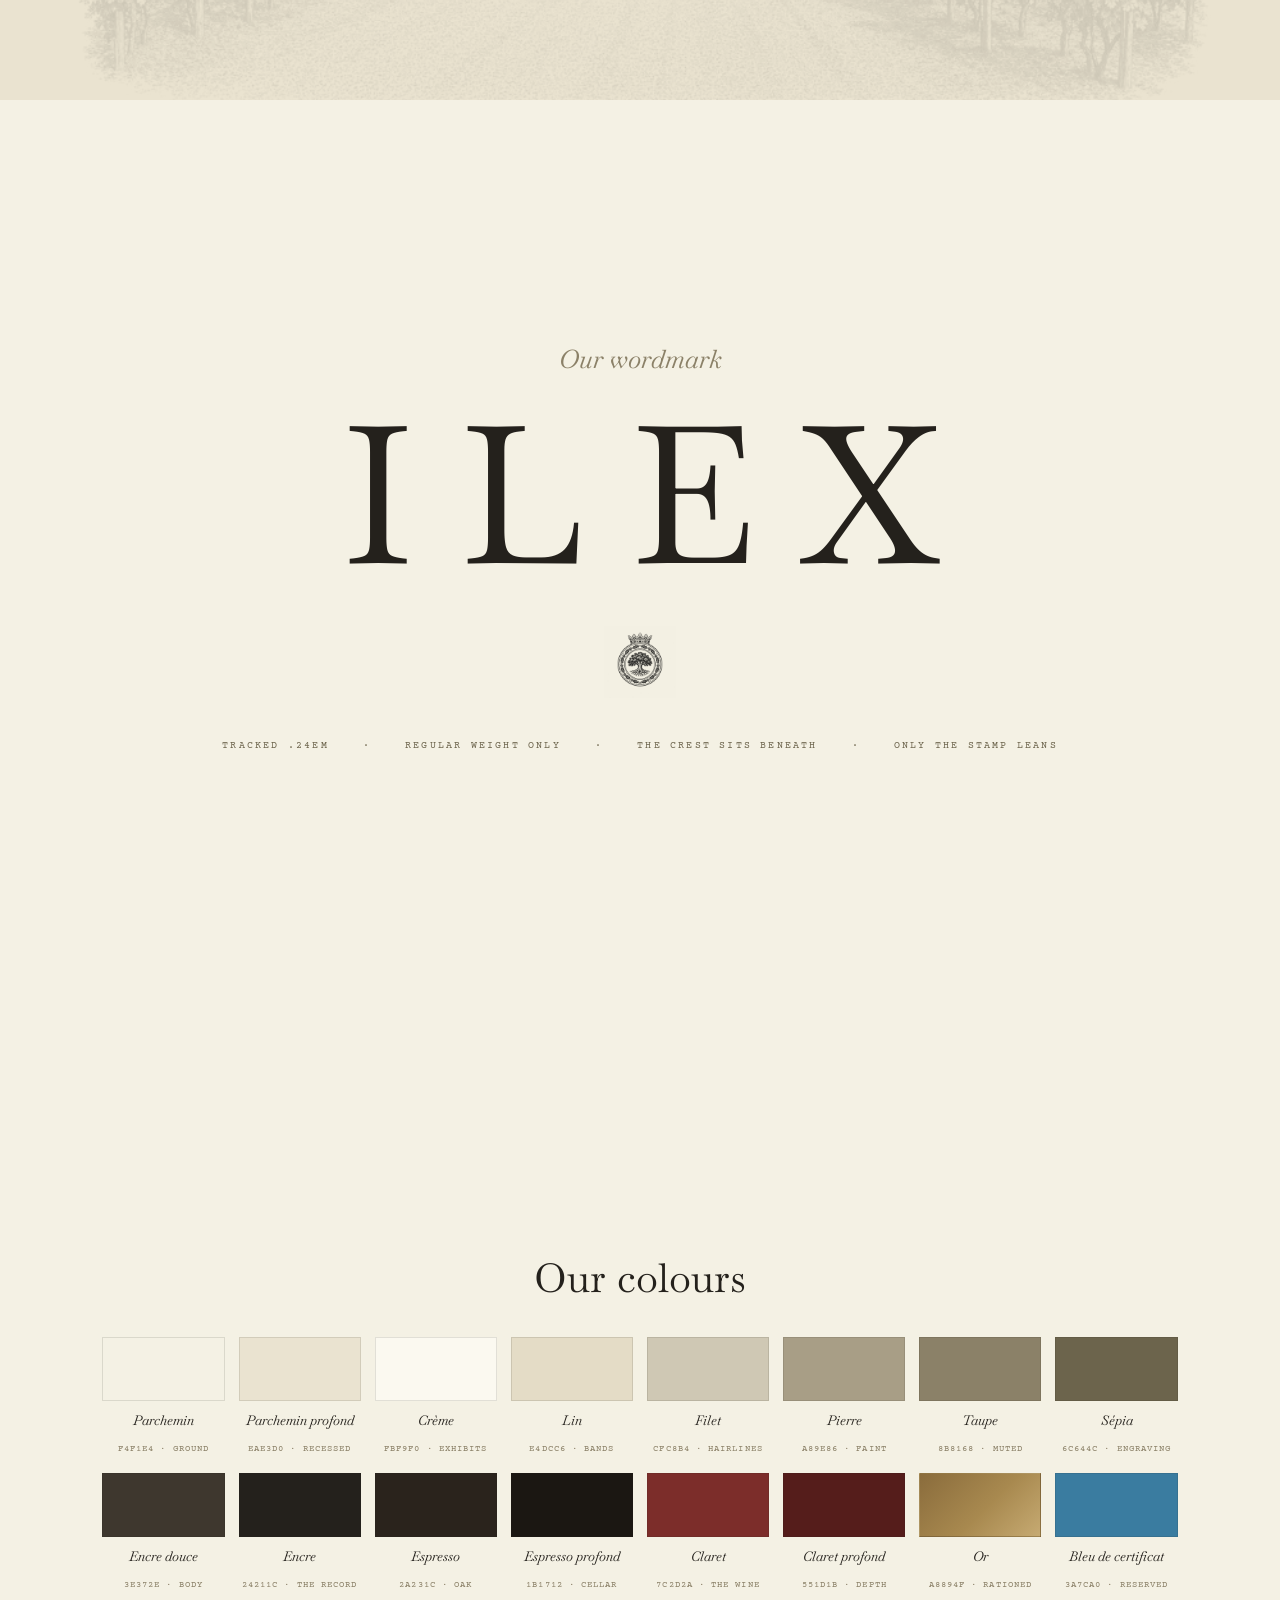
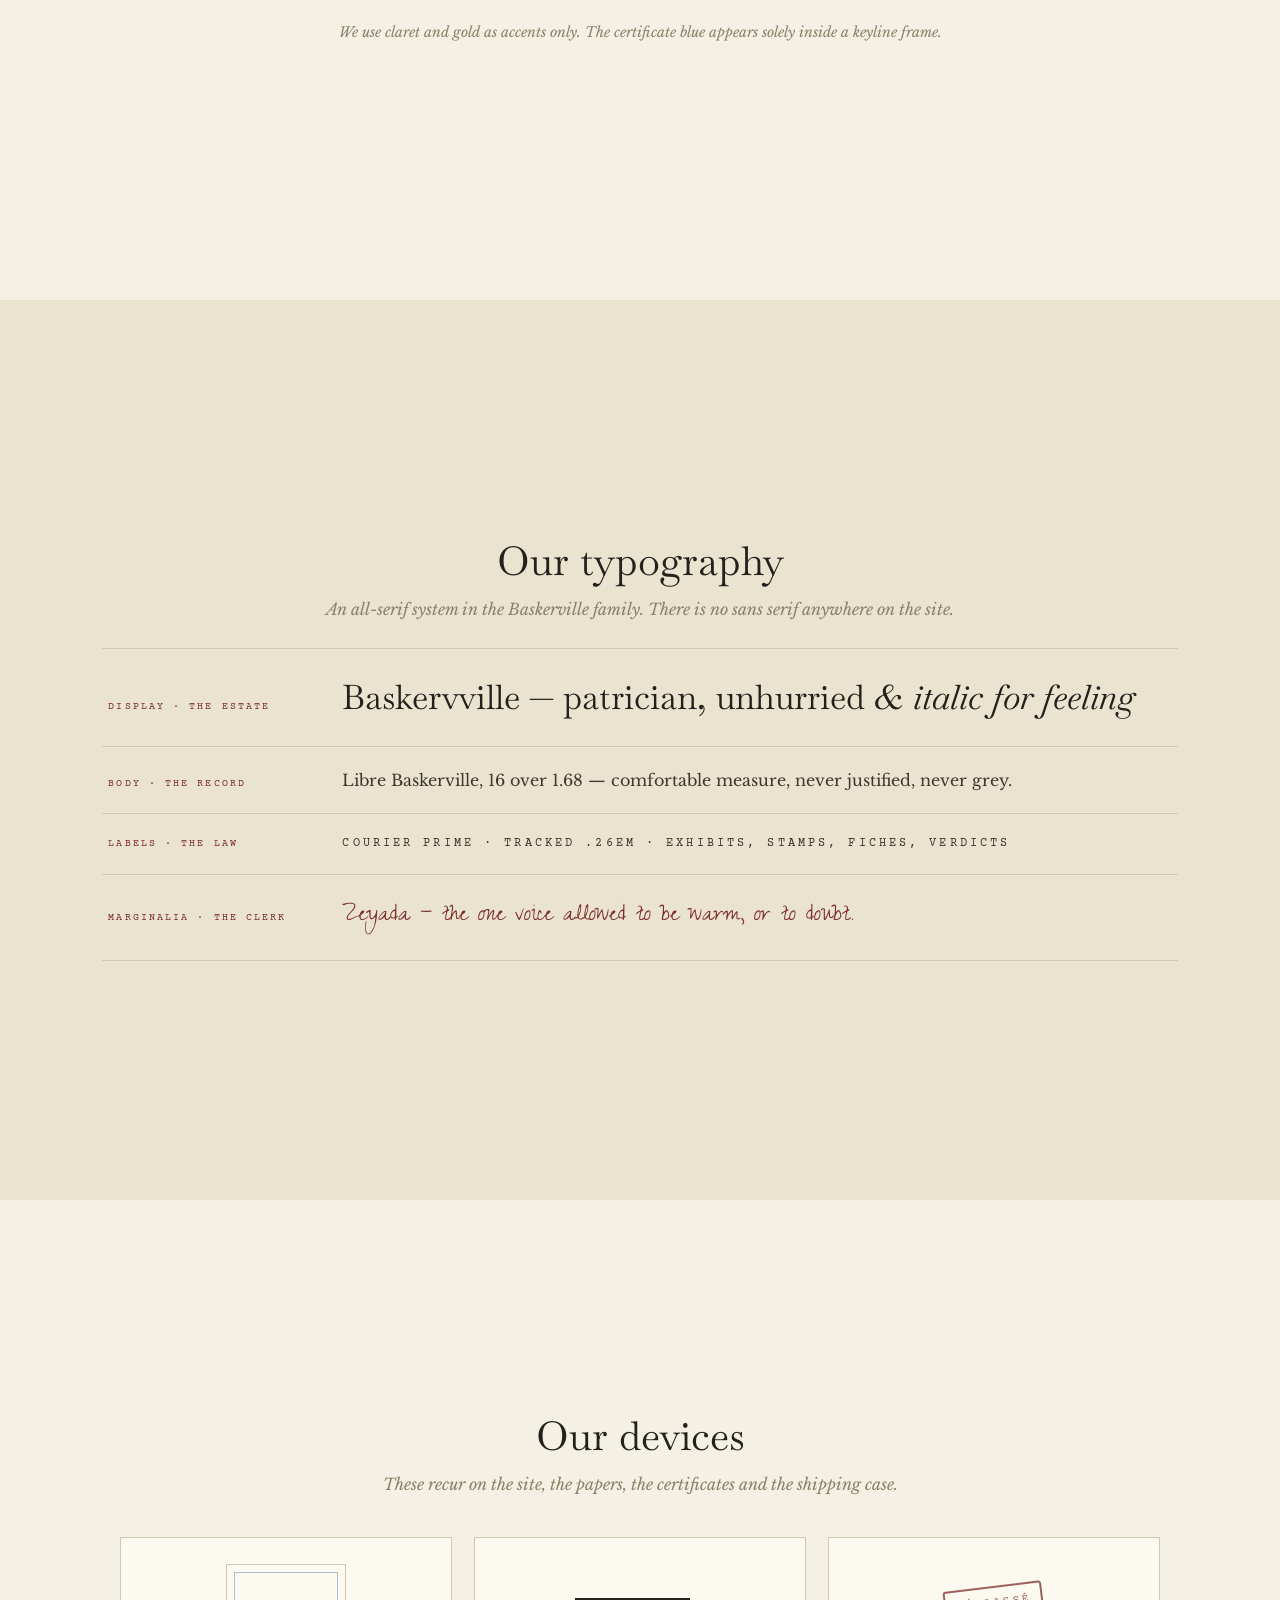
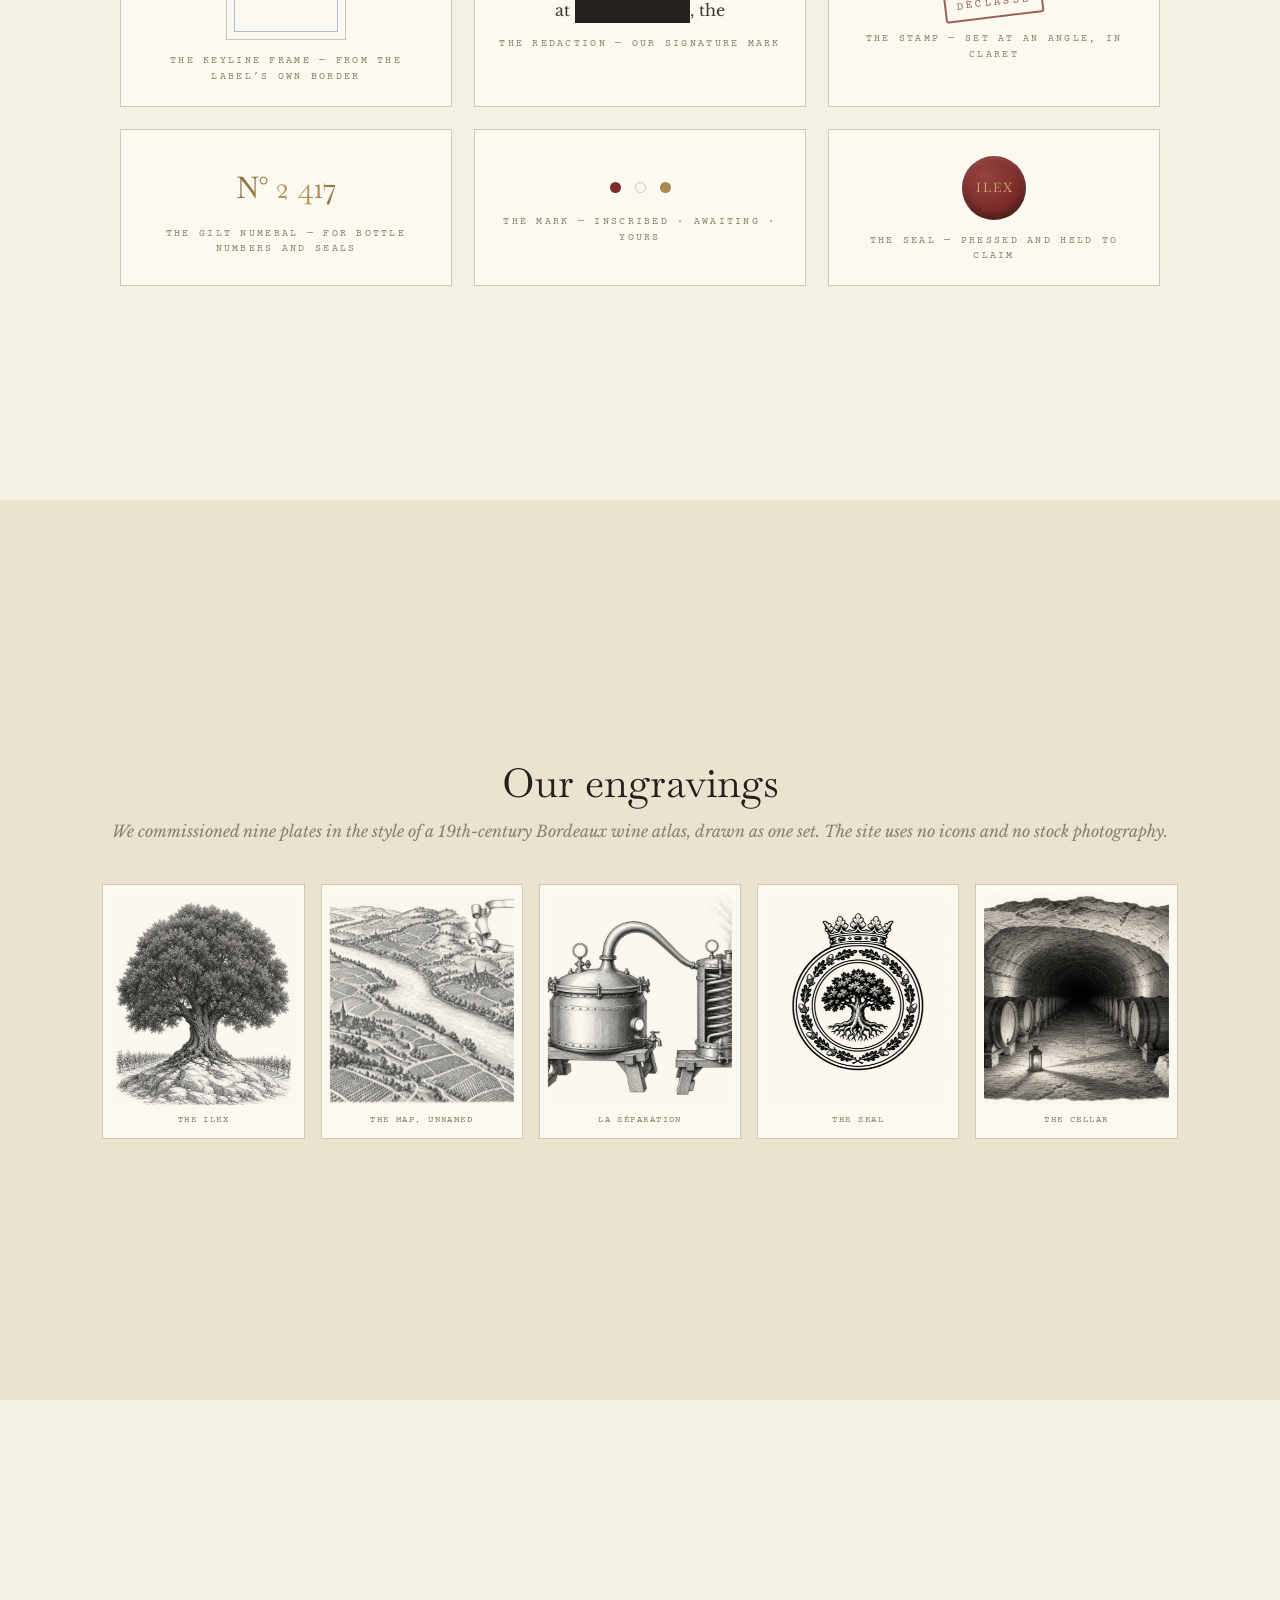
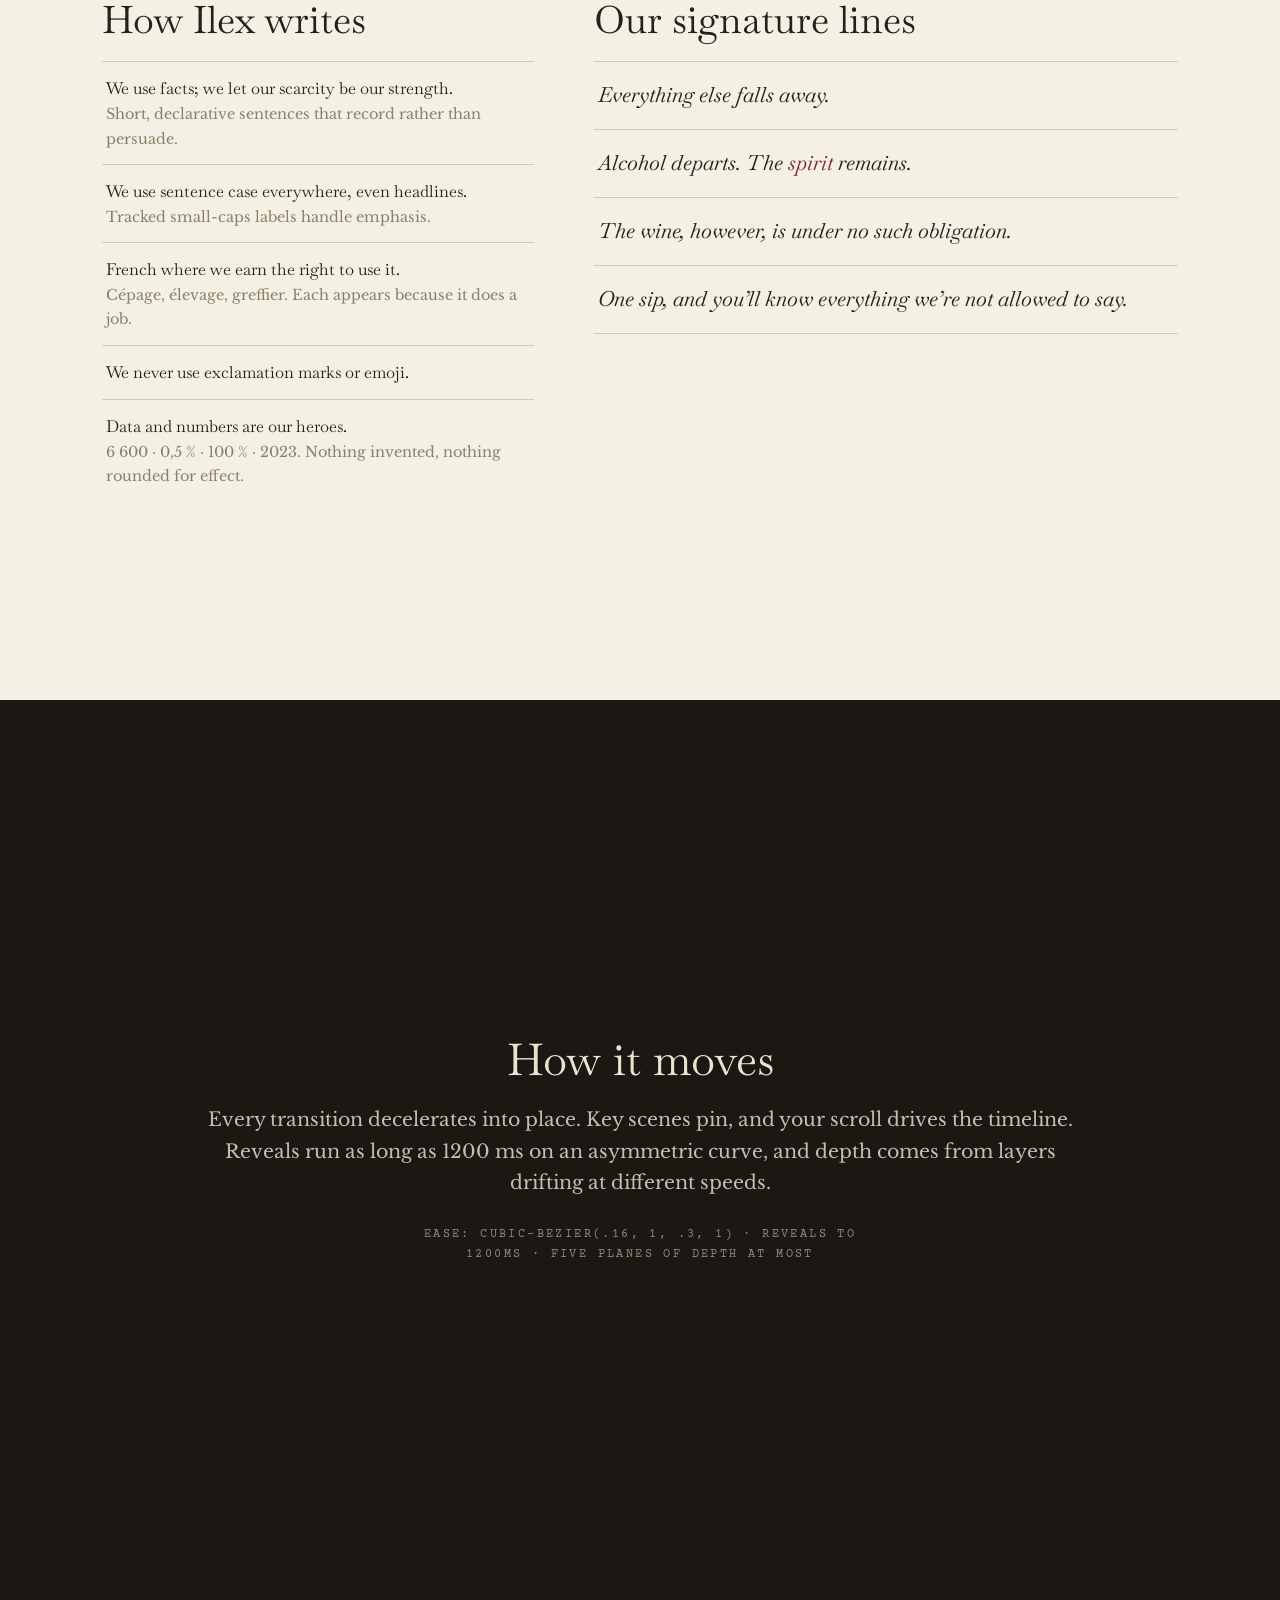
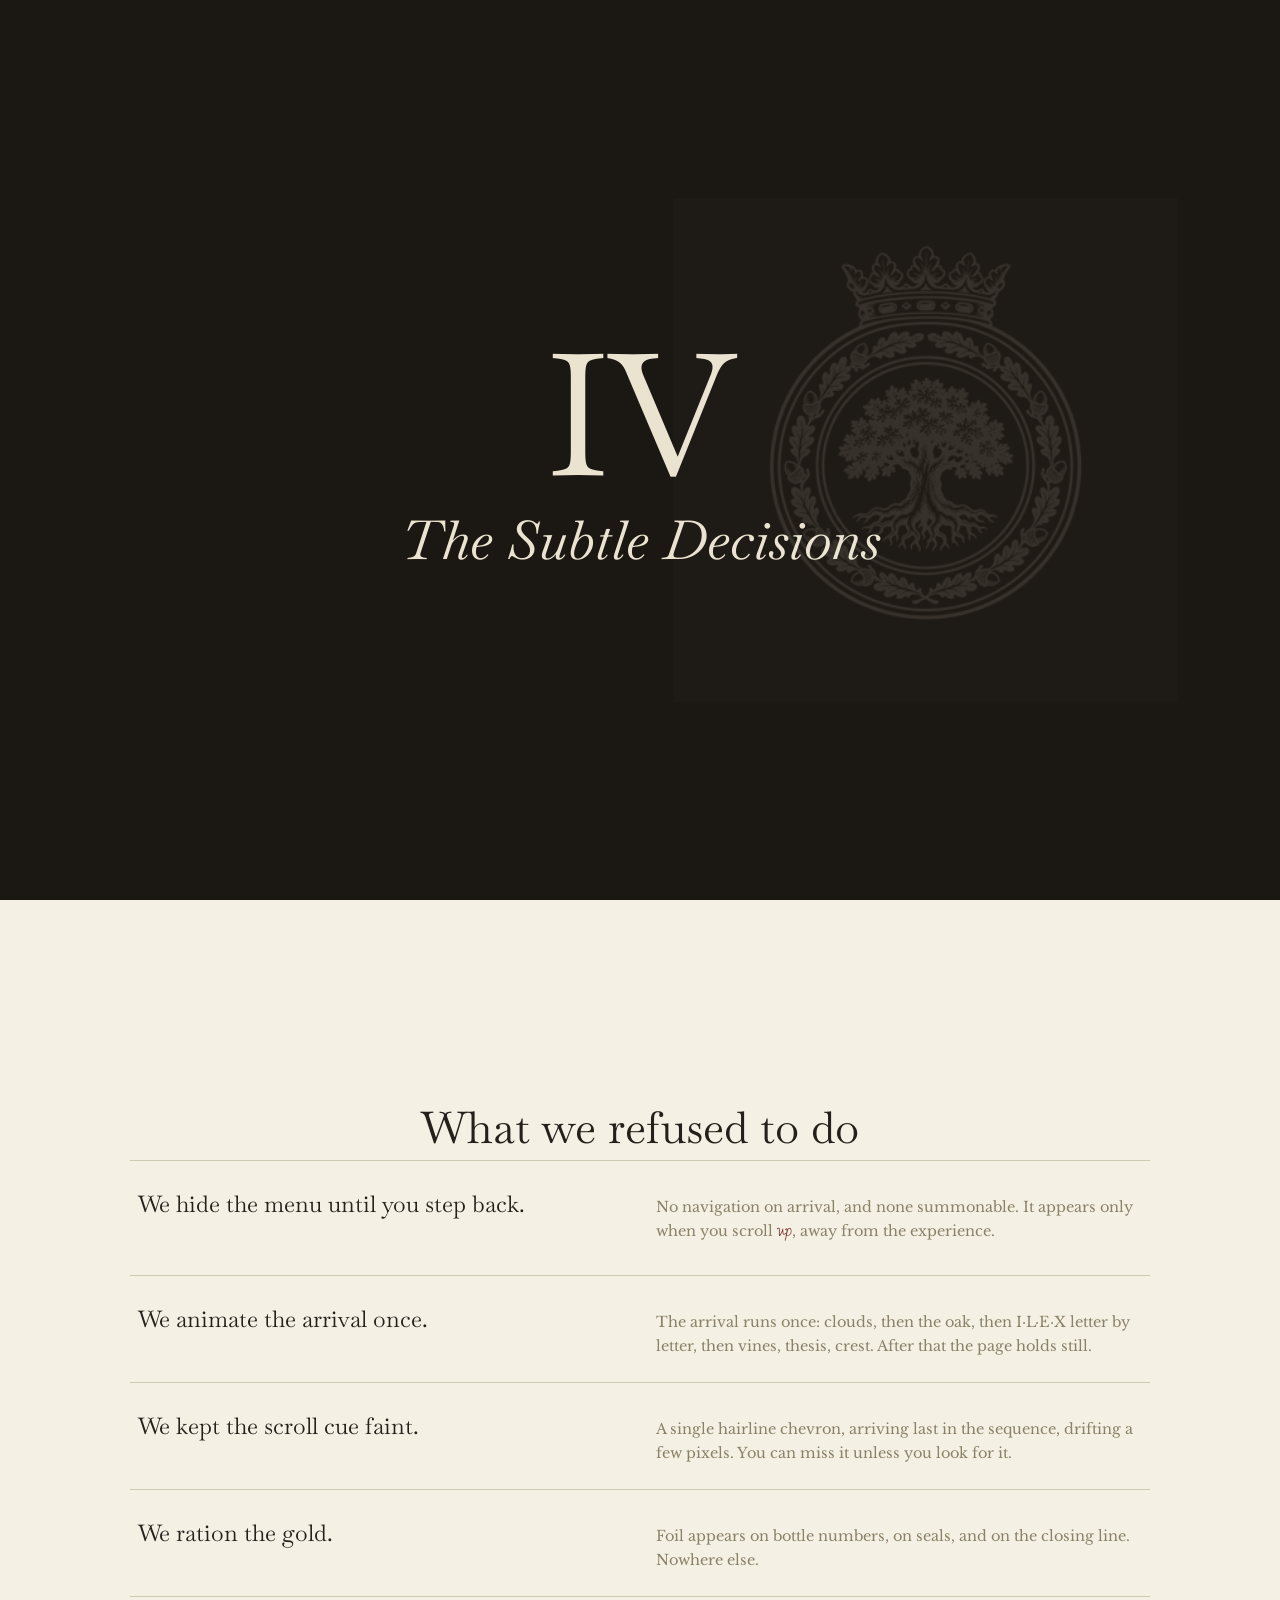
<file: deck/index.html>
<!doctype html>
<html lang="en">
<head>
<meta charset="utf-8">
<meta name="viewport" content="width=device-width, initial-scale=1">
<title>ILEX — L'Interdit · The Narrative</title>
<meta name="robots" content="noindex">
<link rel="preconnect" href="https://fonts.googleapis.com">
<link rel="preconnect" href="https://fonts.gstatic.com" crossorigin>
<link href="https://fonts.googleapis.com/css2?family=Baskervville:ital@0;1&family=Libre+Baskerville:ital,wght@0,400;0,700;1,400&family=Zeyada&family=Courier+Prime:ital@0;1&display=swap" rel="stylesheet">
<style>
:root{
  --parchment:#F4F1E4; --parchment-deep:#EAE3D0; --cream:#FBF9F0; --linen:#E4DCC6;
  --ink:#24211C; --ink-soft:#3E372E; --sepia:#6C644C; --taupe:#8B8168; --stone:#A89E86;
  --hair:#CFC8B4; --hair-soft:#DED8C6;
  --espresso:#2A231C; --espresso-deep:#1B1712;
  --claret:#7C2D2A; --claret-deep:#551D1B; --claret-lift:#A4574E;
  --gold:#A8894F; --gold-soft:#C6AA72; --keyline-blue:#3A7CA0;
  --display:'Baskervville',Baskerville,'Times New Roman',serif;
  --serif:'Libre Baskerville',Baskerville,Georgia,serif;
  --law:'Courier Prime','American Typewriter','Courier New',monospace;
  --hand:'Zeyada',cursive;
  --luxe:cubic-bezier(.16,1,.3,1);
  color-scheme:only light;
}
*{box-sizing:border-box;margin:0;padding:0}
html{scroll-snap-type:y mandatory;scroll-behavior:smooth}
body{background:var(--parchment);color:var(--ink-soft);font-family:var(--serif);
  font-size:16px;line-height:1.66;-webkit-font-smoothing:antialiased;overflow-x:hidden}
::selection{background:var(--ink);color:transparent}
img{max-width:100%;display:block}
h1,h2,h3{font-family:var(--display);font-weight:400;color:var(--ink);line-height:1.12}

.slide{min-height:100vh;scroll-snap-align:start;position:relative;overflow:hidden;
  display:flex;flex-direction:column;align-items:center;justify-content:center;
  padding:9vh 8vw}
.slide.dark{background:var(--espresso-deep);color:rgba(234,227,208,.82)}
.slide.dark h1,.slide.dark h2,.slide.dark h3{color:var(--parchment-deep)}
.slide.deep{background:var(--parchment-deep)}

.eyebrow{font-family:var(--law);font-size:11px;letter-spacing:.3em;text-transform:uppercase;color:var(--sepia)}
.slide.dark .eyebrow{color:rgba(234,227,208,.5)}
.eyebrow.claret{color:var(--claret)}
.goldrule{width:44px;height:1px;background:var(--gold);border:none;margin:22px auto}
.hand{font-family:var(--hand);color:var(--claret);font-size:24px;line-height:1.3}
.slide.dark .hand{color:var(--gold-soft)}
.kicker{font-family:var(--display);font-style:italic;color:var(--taupe);font-size:18px}

/* backdrops */
.bg{position:absolute;pointer-events:none;mix-blend-mode:multiply}
.slide.dark .bg{mix-blend-mode:screen;filter:invert(.92) sepia(.3)}

/* reveal */
.rv{opacity:0;transform:translateY(22px);transition:opacity 1.1s var(--luxe),transform 1.1s var(--luxe)}
.slide.now .rv{opacity:1;transform:none}
.slide.now .rv.d1{transition-delay:.15s}.slide.now .rv.d2{transition-delay:.3s}
.slide.now .rv.d3{transition-delay:.45s}.slide.now .rv.d4{transition-delay:.6s}

/* redaction */
.redact{position:relative;display:inline-block;white-space:nowrap;padding:0 .05em;color:transparent;
  user-select:none;-webkit-user-select:none}
.redact::after{content:"";position:absolute;inset:.1em 0 .05em;background:var(--ink);
  transform:scaleX(0);transform-origin:left;transition:transform 1s var(--luxe)}
.slide.now .redact:not(.late)::after{transform:scaleX(1)}
.redact.late.struck::after{transform:scaleX(1);transition-duration:.6s}
.typeline{font-size:clamp(16px,1.5vw,19px);max-width:62ch;margin:20px auto 0}
.typeline .w{opacity:0;transition:opacity .2s ease}
.typeline .w.on{opacity:1}
.typeline .redact{color:var(--ink)}
.typeline .redact.peek{color:var(--claret)}
.slide.dark .redact::after{background:var(--parchment-deep)}
.redact.peek{color:var(--claret)}
.redact.peek::after{opacity:.08}

/* cover */
.cover .tree-bg{left:50%;top:52%;transform:translate(-50%,-50%);height:88vh;opacity:.15;filter:sepia(.25)}
.cover h1{font-size:clamp(80px,13vw,180px);letter-spacing:.24em;text-indent:.24em}
.cover .stamp{position:absolute;top:10%;right:8%;font-family:var(--law);font-size:13px;letter-spacing:.24em;
  text-transform:uppercase;color:var(--claret);border:2px solid var(--claret);border-radius:3px;
  padding:.5em .9em .4em;transform:rotate(-7deg);opacity:.72}

/* part dividers */
.part .no{font-family:var(--display);font-size:clamp(90px,14vw,170px);line-height:1;color:var(--ink)}
.part.dark .no{color:var(--parchment-deep)}
.part h2{font-size:clamp(34px,4.6vw,54px);font-style:italic;margin-top:10px}
.part .bgimg{opacity:.12}

/* content slides */
.body-max{max-width:880px;text-align:center}
.body-max p{margin-top:20px;font-size:clamp(16px,1.5vw,19px);max-width:62ch;margin-left:auto;margin-right:auto;text-wrap:pretty}
.big-line{font-family:var(--display);font-style:italic;font-size:clamp(28px,3.8vw,48px);line-height:1.35;text-wrap:balance;max-width:24em}
.big-line em{color:var(--claret);font-style:italic}
.slide.dark .big-line em{color:var(--claret-lift)}

/* two-col */
.duo{display:grid;grid-template-columns:1fr 1fr;gap:60px;align-items:center;max-width:1080px;width:100%}
@media(max-width:860px){.duo{grid-template-columns:1fr;gap:36px}}
.duo .visual{display:flex;align-items:center;justify-content:center}
.duo h3{font-size:clamp(26px,3vw,38px);margin-bottom:14px}
.duo p{margin-top:14px;font-size:15.5px}
.duo .why{margin-top:22px;padding-top:18px;border-top:1px solid var(--hair)}
.duo .why b{font-family:var(--law);font-size:10px;letter-spacing:.28em;text-transform:uppercase;
  color:var(--claret);font-weight:400;display:block;margin-bottom:8px}
.slide.dark .duo .why{border-top-color:rgba(198,170,114,.25)}
.slide.dark .duo .why b{color:var(--gold-soft)}

/* ledger of decisions */
.ledger{max-width:1020px;width:100%}
.ledger h2{text-align:center;font-size:clamp(30px,3.6vw,44px);margin-bottom:8px}
.ledger .sub{text-align:center;margin-bottom:40px}
.decision{display:grid;grid-template-columns:1.08fr 1.1fr;gap:40px;padding:24px 8px;border-top:1px solid var(--hair);align-items:baseline}
.decision:last-child{border-bottom:1px solid var(--hair)}
@media(max-width:760px){.decision{grid-template-columns:1fr;gap:8px}}
.decision .what{font-family:var(--display);font-size:clamp(18px,1.9vw,23px);color:var(--ink)}
.decision .why{font-size:14.5px;color:var(--taupe)}
.decision .why i{font-family:var(--hand);font-style:normal;color:var(--claret);font-size:19px}

/* palette daubs */
.daubs{display:flex;gap:26px;justify-content:center;flex-wrap:wrap;margin-top:34px}
.daub{width:110px;text-align:center}
.daub .chip{width:84px;height:92px;margin:0 auto 12px;border-radius:52% 48% 55% 45%/48% 52% 46% 54%;
  box-shadow:inset 0 2px 10px rgba(36,33,28,.18),0 10px 22px -14px rgba(36,33,28,.5)}
.daub b{font-family:var(--display);font-weight:400;font-style:italic;font-size:15px;display:block}
.daub span{font-family:var(--law);font-size:9.5px;letter-spacing:.14em;color:var(--taupe);text-transform:uppercase}

/* voices */
.voices{display:grid;grid-template-columns:repeat(3,1fr);gap:22px;max-width:1040px;width:100%;margin-top:40px}
@media(max-width:860px){.voices{grid-template-columns:1fr}}
.voice{border:1px solid var(--hair);padding:26px 24px;background:var(--cream);text-align:left}
.voice .who{font-family:var(--law);font-size:10px;letter-spacing:.28em;text-transform:uppercase;color:var(--claret);display:block;margin-bottom:14px}
.voice .spec{font-size:21px;line-height:1.45;min-height:3.2em}
.voice.v-estate .spec{font-family:var(--display)}
.voice.v-law .spec{font-family:var(--law);font-size:13px;line-height:1.8;color:var(--ink-soft)}
.voice.v-hand .spec{font-family:var(--hand);font-size:25px;color:var(--claret)}
.voice .note{font-size:13px;color:var(--taupe);font-style:italic;margin-top:12px}

/* plates row */
.plates{display:grid;grid-template-columns:repeat(5,1fr);gap:16px;max-width:1080px;width:100%;margin-top:40px}
@media(max-width:860px){.plates{grid-template-columns:repeat(3,1fr)}}
.plate{border:1px solid var(--hair);background:var(--cream);padding:8px;position:relative}
.plate img{width:100%;aspect-ratio:1/1.15;object-fit:cover;mix-blend-mode:multiply}
.plate figcaption{font-family:var(--law);font-size:9px;letter-spacing:.16em;text-transform:uppercase;color:var(--taupe);padding:8px 2px 2px;text-align:center}

/* section walkthrough */
.walk{max-width:1220px;width:100%;display:grid;grid-template-columns:1fr 1fr;gap:70px;align-items:center}
@media(max-width:860px){.walk{grid-template-columns:1fr;gap:30px}}
.walk .tag{font-family:var(--law);font-size:11px;letter-spacing:.3em;text-transform:uppercase;color:var(--claret);display:block;margin-bottom:14px}
.slide.dark .walk .tag{color:var(--gold-soft)}
.walk h3{font-size:clamp(30px,3.8vw,46px);text-wrap:balance}
.walk .what{margin-top:18px;font-size:16px}
.walk ul{margin-top:18px;list-style:none}
.walk li{padding:10px 0;border-top:1px solid var(--hair);font-size:14.5px;color:var(--taupe)}
.slide.dark .walk li{border-top-color:rgba(234,227,208,.14);color:rgba(234,227,208,.65)}
.walk li b{color:var(--ink);font-weight:400;font-family:var(--display);font-size:16px}
.slide.dark .walk li b{color:var(--parchment-deep)}
.walk .visual img{mix-blend-mode:multiply}
.slide.dark .walk .visual img{mix-blend-mode:screen;filter:invert(.92) sepia(.3)}

/* progress */
.folio{position:fixed;bottom:20px;right:26px;z-index:50;font-family:var(--law);font-size:10.5px;
  letter-spacing:.24em;color:var(--taupe)}
.hint{position:fixed;bottom:20px;left:26px;z-index:50;font-family:var(--hand);font-size:19px;color:var(--stone)}


/* manifesto extras */
.palgrid{display:grid;grid-template-columns:repeat(8,1fr);gap:14px;max-width:1080px;width:100%;margin-top:36px}
@media(max-width:860px){.palgrid{grid-template-columns:repeat(4,1fr)}}
.pal .chip{height:64px;border:1px solid rgba(36,33,28,.12)}
.pal b{font-family:var(--display);font-weight:400;font-style:italic;font-size:13.5px;display:block;margin-top:9px;color:var(--ink)}
.pal span{font-family:var(--law);font-size:9px;letter-spacing:.12em;color:var(--taupe);text-transform:uppercase}
.wordmark-hero{font-family:var(--display);font-size:clamp(90px,15vw,200px);letter-spacing:.24em;text-indent:.24em;color:var(--ink);line-height:1}
.wm-rules{display:flex;gap:34px;justify-content:center;flex-wrap:wrap;margin-top:40px;
  font-family:var(--law);font-size:10px;letter-spacing:.22em;text-transform:uppercase;color:var(--sepia)}
.devices{display:grid;grid-template-columns:repeat(3,1fr);gap:22px;max-width:1040px;width:100%;margin-top:40px}
@media(max-width:860px){.devices{grid-template-columns:1fr 1fr}}
.device{border:1px solid var(--hair);background:var(--cream);padding:26px 22px 20px;text-align:center;min-height:150px;
  display:flex;flex-direction:column;align-items:center;justify-content:center;gap:14px}
.device .lbl{font-family:var(--law);font-size:9.5px;letter-spacing:.24em;text-transform:uppercase;color:var(--taupe)}
.device .frame-demo{width:120px;height:76px;border:1px solid var(--hair);position:relative;background:var(--cream)}
.device .frame-demo::after{content:"";position:absolute;inset:7px;border:1px solid rgba(58,124,160,.45)}
.device .stamp-demo{font-family:var(--law);font-size:11px;letter-spacing:.22em;text-transform:uppercase;color:var(--claret);
  border:2px solid var(--claret);border-radius:3px;padding:.5em .9em .4em;transform:rotate(-7deg);opacity:.75}
.device .gilt{font-family:var(--display);font-size:30px;
  background:linear-gradient(105deg,#8A6C3C,#A8894F 45%,#C6AA72 55%,#8A6C3C);-webkit-background-clip:text;background-clip:text;color:transparent}
.device .dots i{display:inline-block;width:11px;height:11px;border-radius:50%;margin:0 7px}
.device .seal-demo{width:64px;height:64px;border-radius:50%;
  background:radial-gradient(circle at 34% 30%,#96423E,#7C2D2A 58%,#551D1B 100%);
  box-shadow:inset 0 2px 6px rgba(255,255,255,.16),inset 0 -4px 10px rgba(0,0,0,.4);
  display:grid;place-items:center;color:#C6AA72;font-family:var(--display);font-size:13px;letter-spacing:.16em;text-indent:.16em}
.sig-lines{list-style:none;text-align:left}
.sig-lines li{font-family:var(--display);font-style:italic;font-size:clamp(17px,1.7vw,21px);color:var(--ink);
  padding:16px 4px;border-top:1px solid var(--hair);white-space:nowrap}
@media(max-width:1100px){.sig-lines li{white-space:normal}}
.sig-lines li:last-child{border-bottom:1px solid var(--hair)}
.sig-lines li em{color:var(--claret);font-style:italic}
.rules-list{list-style:none;text-align:left}
.rules-list li{padding:13px 4px;border-top:1px solid var(--hair);font-size:14.5px;color:var(--taupe)}
.rules-list li b{color:var(--ink);font-weight:400;font-family:var(--display);font-size:16.5px;display:block}
.type-spec{max-width:1200px;width:100%;text-align:left;margin-top:26px}
.type-row{display:grid;grid-template-columns:200px 1fr;gap:34px;align-items:baseline;padding:20px 6px;border-top:1px solid var(--hair)}
.type-row:last-child{border-bottom:1px solid var(--hair)}
@media(max-width:760px){.type-row{grid-template-columns:1fr;gap:6px}}
.type-row .use{font-family:var(--law);font-size:9.5px;letter-spacing:.22em;text-transform:uppercase;color:var(--claret)}

#colorsSlide{transition:background .38s ease}
#colorsSlide.inverted h2,#colorsSlide.inverted .pal b{color:var(--parchment-deep)}
#colorsSlide.inverted .pal span,#colorsSlide.inverted p{color:rgba(234,227,208,.72)!important}
#colorsSlide .pal{cursor:pointer}
#closeSlide .close-content{transition:opacity 1.4s var(--luxe)}
#closeSlide.faded .close-content{opacity:0;pointer-events:none}
.close-cta{position:absolute;inset:0;display:grid;place-items:center;opacity:0;pointer-events:none;
  transition:opacity 1.6s var(--luxe) .6s}
#closeSlide.faded .close-cta{opacity:1;pointer-events:auto}
.cta-btn{font-family:var(--law);font-size:13px;letter-spacing:.3em;text-transform:uppercase;
  color:var(--gold-soft);border:1px solid var(--gold-soft);padding:1.4em 2.8em 1.25em;
  transition:all .4s var(--ease-luxe,ease)}
.cta-btn:hover{background:var(--gold-soft);color:var(--espresso-deep)}
@media (prefers-reduced-motion:reduce){
  html{scroll-behavior:auto;scroll-snap-type:none}
  .rv{opacity:1;transform:none;transition:none}
}
</style>
</head>
<body>

<!-- 01 · COVER -->
<section class="slide cover">
  <img class="bg tree-bg" src="../assets/01-tree.jpg" alt="">
  <span class="stamp">Déclassé</span>
  <div class="rv" style="text-align:center">
    <span class="eyebrow">Ilex · Juillet MMXXVI</span>
    <h1 style="margin-top:26px">ILEX</h1>
    <hr class="goldrule">
    <p class="kicker" style="max-width:46ch;margin-left:auto;margin-right:auto">L’Interdit is French for “the forbidden.” We chose the name because the law denies this wine its origin. We built the whole experience around that denial, and this document explains how.</p>
  </div>
</section>

<!-- 02 · PART I -->
<section class="slide part deep">
  <img class="bg bgimg" src="../assets/08-sprig.jpg" alt="" style="right:8%;top:50%;transform:translateY(-50%);height:60vh">
  <div class="rv" style="text-align:center">
    <div class="no">I</div>
    <h2>The Brief</h2>
  </div>
</section>

<!-- 03 · THE ASK -->
<section class="slide">
  <div class="body-max">
    <p class="big-line rv" style="margin:0 auto">An immersive experience for a heritage maison<br>that happens to have been born this year.</p>
    <p class="rv d2">You asked us for a site that drips luxury and exudes scarcity: six thousand six hundred bottles of the first 0,5 % Grand Cru Classé-quality Bordeaux, sold direct, in a category that usually offers a dusty photograph of tied lavender.</p>
    <p class="hand rv d3" style="margin-top:26px">“dream big here.”</p>
  </div>
</section>

<!-- 04 · THE CATEGORY -->
<section class="slide deep">
  <div class="body-max">
    <h2 class="rv" style="font-size:clamp(28px,3.6vw,44px)">Our competition apologises.</h2>
    <p class="rv d1">Non-alcoholic wine sells an apology: clinical bottles, functional promises, “all the taste, none of the…”. Luxury Bordeaux sells the assurance that nothing has changed since 1855.</p>
    <p class="rv d2">Ilex fits neither shelf. It has something new to be proud of, and a legal reason it cannot brag: the moment the alcohol left, French law took the name away.</p>
  </div>
</section>

<!-- 05 · PART II -->
<section class="slide part dark">
  <img class="bg bgimg" src="../assets/04-map.jpg" alt="" style="left:50%;top:50%;transform:translate(-50%,-50%);width:110%;opacity:.1">
  <div class="rv" style="text-align:center">
    <div class="no">II</div>
    <h2>The Concept</h2>
  </div>
</section>

<!-- 06 · THE LEGAL FACT -->
<section class="slide">
  <div class="duo">
    <div class="rv">
      <h3>Règlement (UE) 2021/2117 took the name.</h3>
      <p>A fully dealcoholised wine may not carry its protected designation of origin. At 0,5 % it is denied even <em>Vin de France</em>.</p>
      <p>So: Grand Cru Classé fruit, limestone terroir, oak élevage, and a label forbidden from saying where any of it happened. <b>Sans appellation.</b></p>
      <p>We never had to invent a fiction. The provocation sits in the Official Journal of the European Union, and the appellation system plays the antagonist for free.</p>
    </div>
    <div class="visual rv d1">
      <div style="border:1px solid var(--hair);background:var(--cream);padding:34px;position:relative;max-width:420px;font-family:var(--law);font-size:12.5px;line-height:1.9;color:var(--ink-soft)">
        <span style="position:absolute;top:-11px;left:22px;background:var(--parchment);border:1px solid var(--hair);padding:2px 10px;font-size:9.5px;letter-spacing:.26em;color:var(--claret)">EXHIBIT A — LA LOI</span>
        ORIGIN: <span class="redact">Saint-Émilion</span>, GIRONDE.<br>
        ESTATE: <span class="redact">Franc Mayne</span>, GRAND CRU CLASSÉ.<br>
        VARIETY: MERLOT NOIR, 100 PCT.<br>
        STATUS: <span style="color:var(--claret)">DÉCLASSÉ — SANS APPELLATION</span>
        <div class="hand" style="margin-top:14px;font-size:21px">— seen, recorded, and rather enjoyed.</div>
      </div>
    </div>
  </div>
</section>

<!-- 07 · THESIS -->
<section class="slide dark">
  <img class="bg" src="../assets/06-apparatus.jpg" alt="" style="left:50%;top:50%;transform:translate(-50%,-50%);width:min(700px,80vw);opacity:.1">
  <div style="text-align:center">
    <p class="big-line rv" style="margin:0 auto">“The law forbids us to say<br>where this wine is from.<br><em>The wine, however, is under<br>no such obligation.”</em></p>
    <p class="hand rv d2" style="margin-top:34px">l’interdit — the first estate proud to be declassified.</p>
  </div>
</section>

<!-- 08 · THE MOVE -->
<section class="slide">
  <div class="body-max">
    <h2 class="rv" style="font-size:clamp(28px,3.6vw,44px)">Embracing the censorship.</h2>
    <p class="typeline" id="censorP">The forbidden words appear on every page, struck through in plain view. This wine is grown at <span class="redact late">Saint-Émilion</span>, on the limestone of the <span class="redact late">right bank</span>, at <span class="redact late">Château Franc Mayne</span>, and we may print none of it. Hold a bar to peek; it closes when you let go.</p>
    <p class="rv d2">Around the bars, the dossier records parcel, soil, barrel and cellar in enough detail that you reach the verdict yourself. Every fact on the site is true, down to the regulation number, and a public register of 6,600 numbered bottles lets you verify the scarcity instead of taking our word for it.</p>
  </div>
</section>

<!-- 09 · PART III -->
<section class="slide part deep">
  <img class="bg bgimg" src="../assets/05-chateau.jpg" alt="" style="left:50%;bottom:-4%;transform:translateX(-50%);width:90%;opacity:.14">
  <div class="rv" style="text-align:center">
    <div class="no">III</div>
    <h2>The Manifesto — Bringing It to Life</h2>
    <p class="kicker" style="margin-top:16px">The whole language is lifted from the bottle.</p>
  </div>
</section>

<!-- 10 · THE WORDMARK -->
<section class="slide">
  <div style="text-align:center">
    <h2 class="rv" style="font-size:clamp(20px,2vw,26px);color:var(--taupe);font-style:italic">Our wordmark</h2>
    <div class="wordmark-hero rv d1" style="margin-top:26px">ILEX</div>
    <img class="rv d2" src="../assets/07-seal.jpg" alt="" style="height:72px;margin:34px auto 0;mix-blend-mode:multiply;opacity:.85">
    <div class="wm-rules rv d3">
      <span>Tracked .24em</span><span>·</span>
      <span>Regular weight only</span><span>·</span>
      <span>The crest sits beneath</span><span>·</span>
      <span>Only the stamp leans</span>
    </div>
  </div>
</section>

<!-- 11 · THE COLORS -->
<section class="slide" id="colorsSlide">
  <div style="text-align:center;width:100%;max-width:1080px">
    <h2 class="rv" style="font-size:clamp(26px,3.2vw,40px)">Our colours</h2>
    <div class="palgrid rv d2">
      <div class="pal" data-c="#F4F1E4"><div class="chip" style="background:#F4F1E4"></div><b>Parchemin</b><span>F4F1E4 · ground</span></div>
      <div class="pal" data-c="#EAE3D0"><div class="chip" style="background:#EAE3D0"></div><b>Parchemin profond</b><span>EAE3D0 · recessed</span></div>
      <div class="pal" data-c="#FBF9F0"><div class="chip" style="background:#FBF9F0"></div><b>Crème</b><span>FBF9F0 · exhibits</span></div>
      <div class="pal" data-c="#E4DCC6"><div class="chip" style="background:#E4DCC6"></div><b>Lin</b><span>E4DCC6 · bands</span></div>
      <div class="pal" data-c="#CFC8B4"><div class="chip" style="background:#CFC8B4"></div><b>Filet</b><span>CFC8B4 · hairlines</span></div>
      <div class="pal" data-c="#A89E86"><div class="chip" style="background:#A89E86"></div><b>Pierre</b><span>A89E86 · faint</span></div>
      <div class="pal" data-c="#8B8168"><div class="chip" style="background:#8B8168"></div><b>Taupe</b><span>8B8168 · muted</span></div>
      <div class="pal" data-c="#6C644C"><div class="chip" style="background:#6C644C"></div><b>Sépia</b><span>6C644C · engraving</span></div>
      <div class="pal" data-c="#3E372E"><div class="chip" style="background:#3E372E"></div><b>Encre douce</b><span>3E372E · body</span></div>
      <div class="pal" data-c="#24211C"><div class="chip" style="background:#24211C"></div><b>Encre</b><span>24211C · the record</span></div>
      <div class="pal" data-c="#2A231C"><div class="chip" style="background:#2A231C"></div><b>Espresso</b><span>2A231C · oak</span></div>
      <div class="pal" data-c="#1B1712"><div class="chip" style="background:#1B1712"></div><b>Espresso profond</b><span>1B1712 · cellar</span></div>
      <div class="pal" data-c="#7C2D2A"><div class="chip" style="background:#7C2D2A"></div><b>Claret</b><span>7C2D2A · the wine</span></div>
      <div class="pal" data-c="#551D1B"><div class="chip" style="background:#551D1B"></div><b>Claret profond</b><span>551D1B · depth</span></div>
      <div class="pal" data-c="#A8894F"><div class="chip" style="background:linear-gradient(135deg,#8A6C3C,#A8894F 55%,#C6AA72)"></div><b>Or</b><span>A8894F · rationed</span></div>
      <div class="pal" data-c="#3A7CA0"><div class="chip" style="background:#3A7CA0"></div><b>Bleu de certificat</b><span>3A7CA0 · reserved</span></div>
    </div>
    <p class="rv d3" style="margin-top:26px;font-size:14px;color:var(--taupe);font-style:italic">We use claret and gold as accents only. The certificate blue appears solely inside a keyline frame.</p>
  </div>
</section>

<!-- 12 · THE TYPOGRAPHY -->
<section class="slide deep">
  <div style="text-align:center;width:100%;max-width:1200px">
    <h2 class="rv" style="font-size:clamp(26px,3.2vw,40px)">Our typography</h2>
    <p class="rv d1" style="color:var(--taupe);font-style:italic;margin-top:12px">An all-serif system in the Baskerville family. There is no sans serif anywhere on the site.</p>
    <div class="type-spec rv d2">
      <div class="type-row"><div class="use">Display · The Estate</div>
        <div style="font-family:var(--display);font-size:34px;color:var(--ink)">Baskervville — patrician, unhurried <i>&amp; italic for feeling</i></div></div>
      <div class="type-row"><div class="use">Body · The Record</div>
        <div style="font-size:16px">Libre Baskerville, 16 over 1.68 — comfortable measure, never justified, never grey.</div></div>
      <div class="type-row"><div class="use">Labels · The Law</div>
        <div style="font-family:var(--law);font-size:12px;letter-spacing:.26em;text-transform:uppercase;color:var(--ink-soft)">COURIER PRIME · TRACKED .26em · EXHIBITS, STAMPS, FICHES, VERDICTS</div></div>
      <div class="type-row"><div class="use">Marginalia · The Clerk</div>
        <div style="font-family:var(--hand);font-size:27px;color:var(--claret)">Zeyada — the one voice allowed to be warm, or to doubt.</div></div>
    </div>
  </div>
</section>

<!-- 13 · THE DEVICES -->
<section class="slide">
  <div style="text-align:center;width:100%;max-width:1040px">
    <h2 class="rv" style="font-size:clamp(26px,3.2vw,40px)">Our devices</h2>
    <p class="rv d1" style="color:var(--taupe);font-style:italic;margin-top:12px">These recur on the site, the papers, the certificates and the shipping case.</p>
    <div class="devices rv d2">
      <div class="device"><div class="frame-demo"></div><div class="lbl">The keyline frame — from the label’s own border</div></div>
      <div class="device"><div style="font-size:16px">at <span class="redact">Saint-Émilion</span>, the</div><div class="lbl">The redaction — our signature mark</div></div>
      <div class="device"><div class="stamp-demo">Déclassé</div><div class="lbl">The stamp — set at an angle, in claret</div></div>
      <div class="device"><div class="gilt">N° 2 417</div><div class="lbl">The gilt numeral — for bottle numbers and seals</div></div>
      <div class="device"><div class="dots"><i style="background:#7C2D2A"></i><i style="border:1px solid #CFC8B4"></i><i style="background:#A8894F"></i></div><div class="lbl">The mark — inscribed · awaiting · yours</div></div>
      <div class="device"><div class="seal-demo">ILEX</div><div class="lbl">The seal — pressed and held to claim</div></div>
    </div>
  </div>
</section>

<!-- 14 · THE PLATES -->
<section class="slide deep">
  <div style="text-align:center;width:100%;max-width:1080px">
    <h2 class="rv" style="font-size:clamp(26px,3.2vw,40px)">Our engravings</h2>
    <p class="rv d1" style="color:var(--taupe);font-style:italic;margin-top:12px">We commissioned nine plates in the style of a 19th-century Bordeaux wine atlas, drawn as one set. The site uses no icons and no stock photography.</p>
    <div class="plates rv d3">
      <figure class="plate"><img src="../assets/01-tree.jpg" alt=""><figcaption>The Ilex</figcaption></figure>
      <figure class="plate"><img src="../assets/04-map.jpg" alt=""><figcaption>The map, unnamed</figcaption></figure>
      <figure class="plate"><img src="../assets/06-apparatus.jpg" alt=""><figcaption>La Séparation</figcaption></figure>
      <figure class="plate"><img src="../assets/07-seal.jpg" alt=""><figcaption>The seal</figcaption></figure>
      <figure class="plate"><img src="../assets/09-cellar.jpg" alt=""><figcaption>The cellar</figcaption></figure>
    </div>
  </div>
</section>

<!-- 15 · HOW ILEX WRITES -->
<section class="slide">
  <div class="duo" style="align-items:start;max-width:1280px;grid-template-columns:.85fr 1.15fr">
    <div class="rv">
      <h3>How Ilex writes</h3>
      <ul class="rules-list" style="margin-top:20px">
        <li><b>We use facts; we let our scarcity be our strength.</b>Short, declarative sentences that record rather than persuade.</li>
        <li><b>We use sentence case everywhere, even headlines.</b>Tracked small-caps labels handle emphasis.</li>
        <li><b>French where we earn the right to use it.</b>Cépage, élevage, greffier. Each appears because it does a job.</li>
        <li><b>We never use exclamation marks or emoji.</b></li>
        <li><b>Data and numbers are our heroes.</b>6 600 · 0,5 % · 100 % · 2023. Nothing invented, nothing rounded for effect.</li>
      </ul>
    </div>
    <div class="rv d1">
      <h3>Our signature lines</h3>
      <ul class="sig-lines" style="margin-top:20px">
        <li>Everything else falls away.</li>
        <li>Alcohol departs. The <em>spirit</em> remains.</li>
        <li>The wine, however, is under no such obligation.</li>
        <li>One sip, and you’ll know everything we’re not allowed to say.</li>
      </ul>
    </div>
  </div>
</section>

<!-- 16 · THE MOTION DOCTRINE -->
<section class="slide dark">
  <div class="body-max">
    <h2 class="rv" style="font-size:clamp(28px,3.6vw,44px);color:var(--parchment-deep)">How it moves</h2>
    <p class="rv d1">Every transition decelerates into place. Key scenes pin, and your scroll drives the timeline. Reveals run as long as 1200 ms on an asymmetric curve, and depth comes from layers drifting at different speeds.</p>
    <p class="rv d2" style="font-family:var(--law);font-size:12px;letter-spacing:.2em;color:rgba(234,227,208,.55);margin-top:26px">EASE: CUBIC-BEZIER(.16, 1, .3, 1) · REVEALS TO 1200MS · FIVE PLANES OF DEPTH AT MOST</p>
  </div>
</section>

<!-- 13 · PART IV -->
<section class="slide part dark">
  <img class="bg bgimg" src="../assets/07-seal.jpg" alt="" style="right:8%;top:50%;transform:translateY(-50%);height:56vh;opacity:.12">
  <div class="rv" style="text-align:center">
    <div class="no">IV</div>
    <h2>The Subtle Decisions</h2>
  </div>
</section>

<!-- 14 · DECISIONS: RESTRAINT -->
<section class="slide">
  <div class="ledger rv">
    <h2>What we refused to do</h2>
    <div class="decision"><div class="what">We hide the menu until you step back.</div>
      <div class="why">No navigation on arrival, and none summonable. It appears only when you scroll <i>up</i>, away from the experience.</div></div>
    <div class="decision"><div class="what">We animate the arrival once.</div>
      <div class="why">The arrival runs once: clouds, then the oak, then I·L·E·X letter by letter, then vines, thesis, crest. After that the page holds still.</div></div>
    <div class="decision"><div class="what">We kept the scroll cue faint.</div>
      <div class="why">A single hairline chevron, arriving last in the sequence, drifting a few pixels. You can miss it unless you look for it.</div></div>
    <div class="decision"><div class="what">We ration the gold.</div>
      <div class="why">Foil appears on bottle numbers, on seals, and on the closing line. Nowhere else.</div></div>
  </div>
</section>

<!-- 15 · DECISIONS: THE REDACTION SYSTEM -->
<section class="slide deep">
  <div class="ledger rv">
    <h2>Our redaction system</h2>
    <div class="decision"><div class="what">We type the record on one word at a time.</div>
      <div class="why">The dossier text arrives word by word, at a clerk’s cadence, and the black bars wipe across <i>as the words are written</i>.</div></div>
    <div class="decision"><div class="what">Hold a redaction and the word shows through.</div>
      <div class="why">Press a redaction and nothing happens. Hold it, and the ink thins until the forbidden word shows in claret. Let go and it closes.</div></div>
    <div class="decision"><div class="what">We made your highlighter into censor’s ink.</div>
      <div class="why">Select any text on the site with your cursor and the selection renders as censor’s ink. <i>Try it on this sentence.</i></div></div>
    <div class="decision"><div class="what">We were denied even “Vin de France”.</div>
      <div class="why">At 0,5 % the wine is denied even the lowest rung of the ladder, so the status line reads <b style="font-family:var(--law);font-size:12px;letter-spacing:.1em;color:var(--claret)">DÉCLASSÉ — SANS APPELLATION</b>.</div></div>
  </div>
</section>

<!-- 16 · DECISIONS: NUMBERS BEHAVE LIKE OBJECTS -->
<section class="slide">
  <div class="ledger rv">
    <h2>How we treat numbers</h2>
    <div class="decision"><div class="what">We count the bottles up in front of you.</div>
      <div class="why">The 6 140 counts up fast, then decelerates until the last bottles arrive one at a time: …6 137, 6 138, 6 139.</div></div>
    <div class="decision"><div class="what">We light the marks one at a time.</div>
      <div class="why">Each of the register’s 6,600 marks pops in on its own scattered timing over three seconds, so the field reads as individual bottles.</div></div>
    <div class="decision"><div class="what">We let the number leave the frame.</div>
      <div class="why">In La Séparation, 14,2 % drains to 0,5 % under your scroll. Then the number scrolls up and out of the frame, leaving the dark, the bubbles, and one sentence.</div></div>
    <div class="decision"><div class="what">We replaced the cart with a seal you hold.</div>
      <div class="why">There is no add-to-cart. You press the wax seal and hold it for a full second while a ring of gold closes, <i>as one holds wax</i>.</div></div>
  </div>
</section>

<!-- 17 · PART V -->
<section class="slide part deep">
  <img class="bg bgimg" src="../assets/09-cellar.jpg" alt="" style="left:50%;bottom:0;transform:translateX(-50%);width:100%;opacity:.12">
  <div class="rv" style="text-align:center">
    <div class="no">V</div>
    <h2>The Experience</h2>
    <p class="kicker" style="margin-top:16px">Section by section.</p>
  </div>
</section>

<!-- 18 · ARRIVAL -->
<section class="slide">
  <div class="walk">
    <div class="visual rv"><img src="../assets/01-tree.jpg" alt="" style="height:80vh;opacity:.85"></div>
    <div class="rv d1">
      <span class="tag">01 · The Arrival</span>
      <h3>We built the homepage from the label itself.</h3>
      <p class="what">Sky, oak, wordmark and vines assemble in one timed sequence, at architectural scale.</p>
      <ul>
        <li><b>The thesis greets you.</b> No welcome copy, no tagline. The legal provocation, immediately.</li>
        <li><b>Two doors:</b> apply for the allocation, or read the dossier.</li>
        <li><b>DÉCLASSÉ</b> stamped where a heritage crest would boast.</li>
      </ul>
    </div>
  </div>
</section>

<!-- 19 · LE DOSSIER -->
<section class="slide deep">
  <div class="walk">
    <div class="rv">
      <span class="tag">02 · Le Dossier</span>
      <h3>Our theme comes to life over a drifting woodcut map of an imaginary vineyard.</h3>
      <p class="what">The scene pins. Behind everything, the wordless map of the right bank drifts imperceptibly — a 110-second survey. The record types itself, redactions inking in as it writes; then the prose slides aside and Exhibit A presents the law itself.</p>
      <ul>
        <li><b>The map has no names.</b> Its cartouche is empty, by order. The reader is trusted to know the river.</li>
        <li><b>We document instead of describing.</b> Parcel, soil, barrel and cellar, recorded the way a notary would.</li>
      </ul>
    </div>
    <div class="visual rv d1"><img src="../assets/04-map.jpg" alt="" style="width:100%;border:1px solid var(--hair);padding:8px;background:var(--cream)"></div>
  </div>
</section>

<!-- 20 · LA SÉPARATION -->
<section class="slide dark">
  <img class="bg" src="../assets/06-apparatus.jpg" alt="" style="left:50%;top:50%;transform:translate(-50%,-50%);width:min(640px,74vw);opacity:.12">
  <div class="walk" style="grid-template-columns:1fr;max-width:760px;text-align:center">
    <div class="rv">
      <span class="tag">03 · La Séparation</span>
      <h3 style="color:var(--parchment-deep)">You scroll through the night of 7 November.</h3>
      <p class="what">Your scroll drains the number — 14,2 % to 0,5 % — while bubbles rise across the full screen, in front of and behind the ghosted still. Then the number departs the frame, and two lines arrive alone:</p>
      <p class="big-line" style="margin:26px auto 0;font-size:clamp(24px,3vw,38px)">Alcohol departs.<br>The <em>spirit</em> remains.</p>
    </div>
  </div>
</section>

<!-- 21 · LE REGISTRE -->
<section class="slide">
  <div class="walk">
    <div class="visual rv" style="flex-direction:column;gap:8px">
      <div style="font-family:var(--display);font-size:72px;color:var(--gold);line-height:1">6 140</div>
      <div style="font-family:var(--law);font-size:9.5px;letter-spacing:.3em;color:var(--sepia);text-transform:uppercase">await their keepers</div>
      <div id="miniField" style="margin-top:20px;width:min(420px,80vw);height:130px"></div>
    </div>
    <div class="rv d1">
      <span class="tag">04 · Le Registre</span>
      <h3>We drew all 6 600 bottles on one screen.</h3>
      <p class="what">The page becomes a full-screen field of 6,600 marks — one per bottle, each igniting on its own clock. Hover any dot: its number, its status. Click a free one: it becomes yours to claim. The Acte d’Inscription rises over the field as the only door to purchase.</p>
      <ul>
        <li><b>The register is public and permanent.</b> Every keeper is inscribed by initials and city.</li>
        <li><b>The inaugural allocation.</b> Nothing has ever been sold before; 400 bottles rest with the chai.</li>
      </ul>
    </div>
  </div>
</section>

<!-- 22 · LA SOCIÉTÉ + THE SHOP -->
<section class="slide dark">
  <img class="bg" src="../assets/07-seal.jpg" alt="" style="left:8%;top:50%;transform:translateY(-50%);height:52vh;opacity:.12">
  <div class="walk">
    <div class="rv">
      <span class="tag">05 · La Société des Déclassés</span>
      <h3 style="color:var(--parchment-deep)">The exiled keep excellent company.</h3>
      <p class="what">Membership by petition. First rights to every allocation; the proclamation each November on the anniversary of the Séparation; one dinner a year in a cellar whose address is never printed.</p>
      <ul>
        <li><b>Founded MMXXV</b>, the year the name was taken. The society is new and says so in Roman numerals.</li>
        <li><b>We kept the shop quiet.</b> One line and one button; no product grid competing with the wine.</li>
      </ul>
    </div>
    <div class="visual rv d1"><img src="../assets/07-seal.jpg" alt="" style="height:44vh"></div>
  </div>
</section>

<!-- 23 · THE PDP -->
<section class="slide">
  <div class="walk">
    <div class="visual rv"><img src="../assets/bottle.png" alt="" style="height:56vh;mix-blend-mode:normal;filter:drop-shadow(0 18px 22px rgba(36,33,28,.28))"></div>
    <div class="rv d1">
      <span class="tag">06 · The Claim — the product page</span>
      <h3>Stake your claim.</h3>
      <p class="what">The bottle stands alone on the parchment with a real shadow grounding it and the guardian oak ghosted behind. Beside it, the act:</p>
      <ul>
        <li><b>Choose your number.</b> It is yours alone, forever — or <i style="font-family:var(--hand);font-size:18px;color:var(--claret)">le greffier chooses…</i></li>
        <li><b>Press and hold the seal.</b> The gold ring closes; the claim is held twenty minutes in your name.</li>
        <li><b>The evidence follows:</b> procès-verbal de dégustation, fiche technique, livraison — all in the Law’s voice.</li>
      </ul>
    </div>
  </div>
</section>

<!-- 24 · WHY IT MATTERS -->
<section class="slide deep">
  <div class="body-max">
    <h2 class="rv" style="font-size:clamp(28px,3.6vw,44px)">Why it matters</h2>
    <p class="rv d1">The register lets a customer verify the scarcity instead of taking our word for it. The redactions turn a legal setback into the detail people describe to their friends. The seal turns checkout into initiation. And a wine that cannot say where it is from hands every journalist their headline.</p>
    <p class="rv d2">You will not find the words premium, exclusive or crafted anywhere on the site. The restraint makes that argument, and it is what lets a maison founded this year read like one that has kept a cellar for three hundred.</p>
  </div>
</section>

<!-- 25 · CLOSE -->
<section class="slide dark" id="closeSlide">
  <img class="bg" src="../assets/01-tree.jpg" alt="" style="left:50%;top:50%;transform:translate(-50%,-52%);height:86vh;opacity:.12">
  <div class="close-cta">
    <a class="cta-btn" href="https://aroutewest.github.io/ilex-preview/">Explore Ilex — L’Interdit</a>
  </div>
  <div class="close-content" style="text-align:center">
    <div class="rv" style="font-family:var(--display);font-size:clamp(54px,8vw,110px);letter-spacing:.24em;text-indent:.24em;color:var(--parchment-deep)">ILEX</div>
    <hr class="goldrule rv d1">
    <p class="hand rv d2" style="font-size:30px">— everything else falls away.</p>
    <p class="rv d3" style="margin-top:44px;font-family:var(--law);font-size:11px;letter-spacing:.26em;text-transform:uppercase;color:rgba(234,227,208,.5)">the living experience &nbsp;·&nbsp; aroutewest.github.io/ilex-preview</p>
  </div>
</section>

<div class="folio" id="folio">01 / 25</div>
<div class="hint">scroll, or use your arrows —</div>

<script>
(function(){
  "use strict";
  var slides = Array.prototype.slice.call(document.querySelectorAll('.slide'));
  var folio = document.getElementById('folio');
  var pad = function(n){ return (n<10?'0':'')+n; };
  var censorP = document.getElementById('censorP');
  var censorWords = [];
  if (censorP){
    var nodes = Array.prototype.slice.call(censorP.childNodes);
    censorP.textContent = '';
    nodes.forEach(function(nd){
      if (nd.nodeType === 3){
        nd.nodeValue.split(/(\s+)/).forEach(function(tok){
          if (!tok) return;
          if (/^\s+$/.test(tok)){ censorP.appendChild(document.createTextNode(tok)); return; }
          var s = document.createElement('span'); s.className = 'w'; s.textContent = tok;
          censorP.appendChild(s); censorWords.push(s);
        });
      } else {
        var s = document.createElement('span'); s.className = 'w'; s.appendChild(nd);
        censorP.appendChild(s); censorWords.push(s);
      }
    });
  }
  var censorTyped = false;
  function typeCensor(){
    if (censorTyped || !censorP) return; censorTyped = true;
    var reduce = matchMedia('(prefers-reduced-motion: reduce)').matches;
    if (reduce){
      censorWords.forEach(function(w){ w.classList.add('on');
        var r = w.querySelector('.redact.late'); if (r) r.classList.add('struck'); });
      return;
    }
    var i = 0;
    var iv = setInterval(function(){
      if (i >= censorWords.length){ clearInterval(iv); return; }
      var w = censorWords[i++]; w.classList.add('on');
      var r = w.querySelector('.redact.late');
      if (r) setTimeout(function(){ r.classList.add('struck'); }, 520);
    }, 46);
  }
  var io = new IntersectionObserver(function(es){
    es.forEach(function(e){
      if (e.isIntersecting){
        e.target.classList.add('now');
        if (e.target.querySelector('#censorP')) setTimeout(typeCensor, 500);
        folio.textContent = pad(slides.indexOf(e.target)+1) + ' / ' + pad(slides.length);
      }
    });
  }, {threshold:.55});
  slides.forEach(function(s){ io.observe(s); });
  /* scroll fallback for throttled contexts */
  function markByScroll(){
    var i = Math.round(scrollY/innerHeight);
    var s = slides[Math.max(0,Math.min(slides.length-1,i))];
    if (s && !s.classList.contains('now')){
      s.classList.add('now');
      folio.textContent = pad(slides.indexOf(s)+1) + ' / ' + pad(slides.length);
    }
  }
  addEventListener('scroll', markByScroll, {passive:true}); markByScroll();
  var closeSlide = document.getElementById('closeSlide');
  addEventListener('keydown', function(e){
    var i = Math.round(scrollY/innerHeight);
    if (e.key==='ArrowDown'||e.key==='PageDown'||e.key===' '){ e.preventDefault();
      if (i >= slides.length-1){ closeSlide.classList.add('faded'); return; }
      slides[Math.min(slides.length-1,i+1)].scrollIntoView({behavior:'smooth'}); }
    if (e.key==='ArrowUp'||e.key==='PageUp'){ e.preventDefault();
      closeSlide.classList.remove('faded');
      slides[Math.max(0,i-1)].scrollIntoView({behavior:'smooth'}); }
  });
  closeSlide.addEventListener('click', function(e){
    if (e.target.closest('.cta-btn')) return;
    closeSlide.classList.add('faded');
  });
  /* redactions: hold to peek */
  Array.prototype.forEach.call(document.querySelectorAll('.redact'), function(r){
    var t = null;
    r.addEventListener('pointerdown', function(ev){ ev.preventDefault(); t = setTimeout(function(){ r.classList.add('peek'); }, 350); });
    ['pointerup','pointerleave','pointercancel'].forEach(function(evt){
      r.addEventListener(evt, function(){ clearTimeout(t); r.classList.remove('peek'); });
    });
  });

  /* the colour flood */
  var cs = document.getElementById('colorsSlide');
  if (cs){
    var isDark = function(hex){
      var n = parseInt(hex.slice(1), 16);
      var r = (n>>16)&255, g = (n>>8)&255, b = n&255;
      return (r*.299 + g*.587 + b*.114) < 140;
    };
    Array.prototype.forEach.call(cs.querySelectorAll('.pal'), function(p){
      p.addEventListener('pointerenter', function(){
        cs.style.background = this.dataset.c;
        cs.classList.toggle('inverted', isDark(this.dataset.c));
      });
    });
    cs.addEventListener('pointerleave', function(){
      cs.style.background = '';
      cs.classList.remove('inverted');
    });
  }

  /* mini register field on slide 21 */
  var mini = document.getElementById('miniField');
  if (mini){
    var c = document.createElement('canvas');
    mini.appendChild(c);
    var x = c.getContext('2d');
    var draw = function(){
      var w = mini.clientWidth, h = mini.clientHeight;
      var dpr = Math.min(devicePixelRatio||1,2);
      c.width = w*dpr; c.height = h*dpr; c.style.width=w+'px'; c.style.height=h+'px';
      x.setTransform(dpr,0,0,dpr,0,0);
      var cols=60, rows=14, cell=Math.min(w/cols,h/rows);
      var seed=7;
      var rnd=function(){ seed=(seed*16807)%2147483647; return seed/2147483647; };
      for (var i=0;i<cols*rows;i++){
        var col=i%cols,row=(i/cols)|0;
        var cx=col*cell+cell/2, cy=row*cell+cell/2, res=(row<2)||(rnd()<.02);
        if (res){ x.globalAlpha=.9; x.fillStyle='#7C2D2A';
          x.beginPath(); x.arc(cx,cy,cell*.26,0,6.2832); x.fill(); }
        else { x.globalAlpha=.35; x.strokeStyle='rgba(36,33,28,.5)'; x.lineWidth=.6;
          x.beginPath(); x.arc(cx,cy,cell*.26,0,6.2832); x.stroke(); }
      }
      x.globalAlpha=1;
    };
    draw(); addEventListener('resize', draw);
  }
})();
</script>
</body>
</html>
</file>
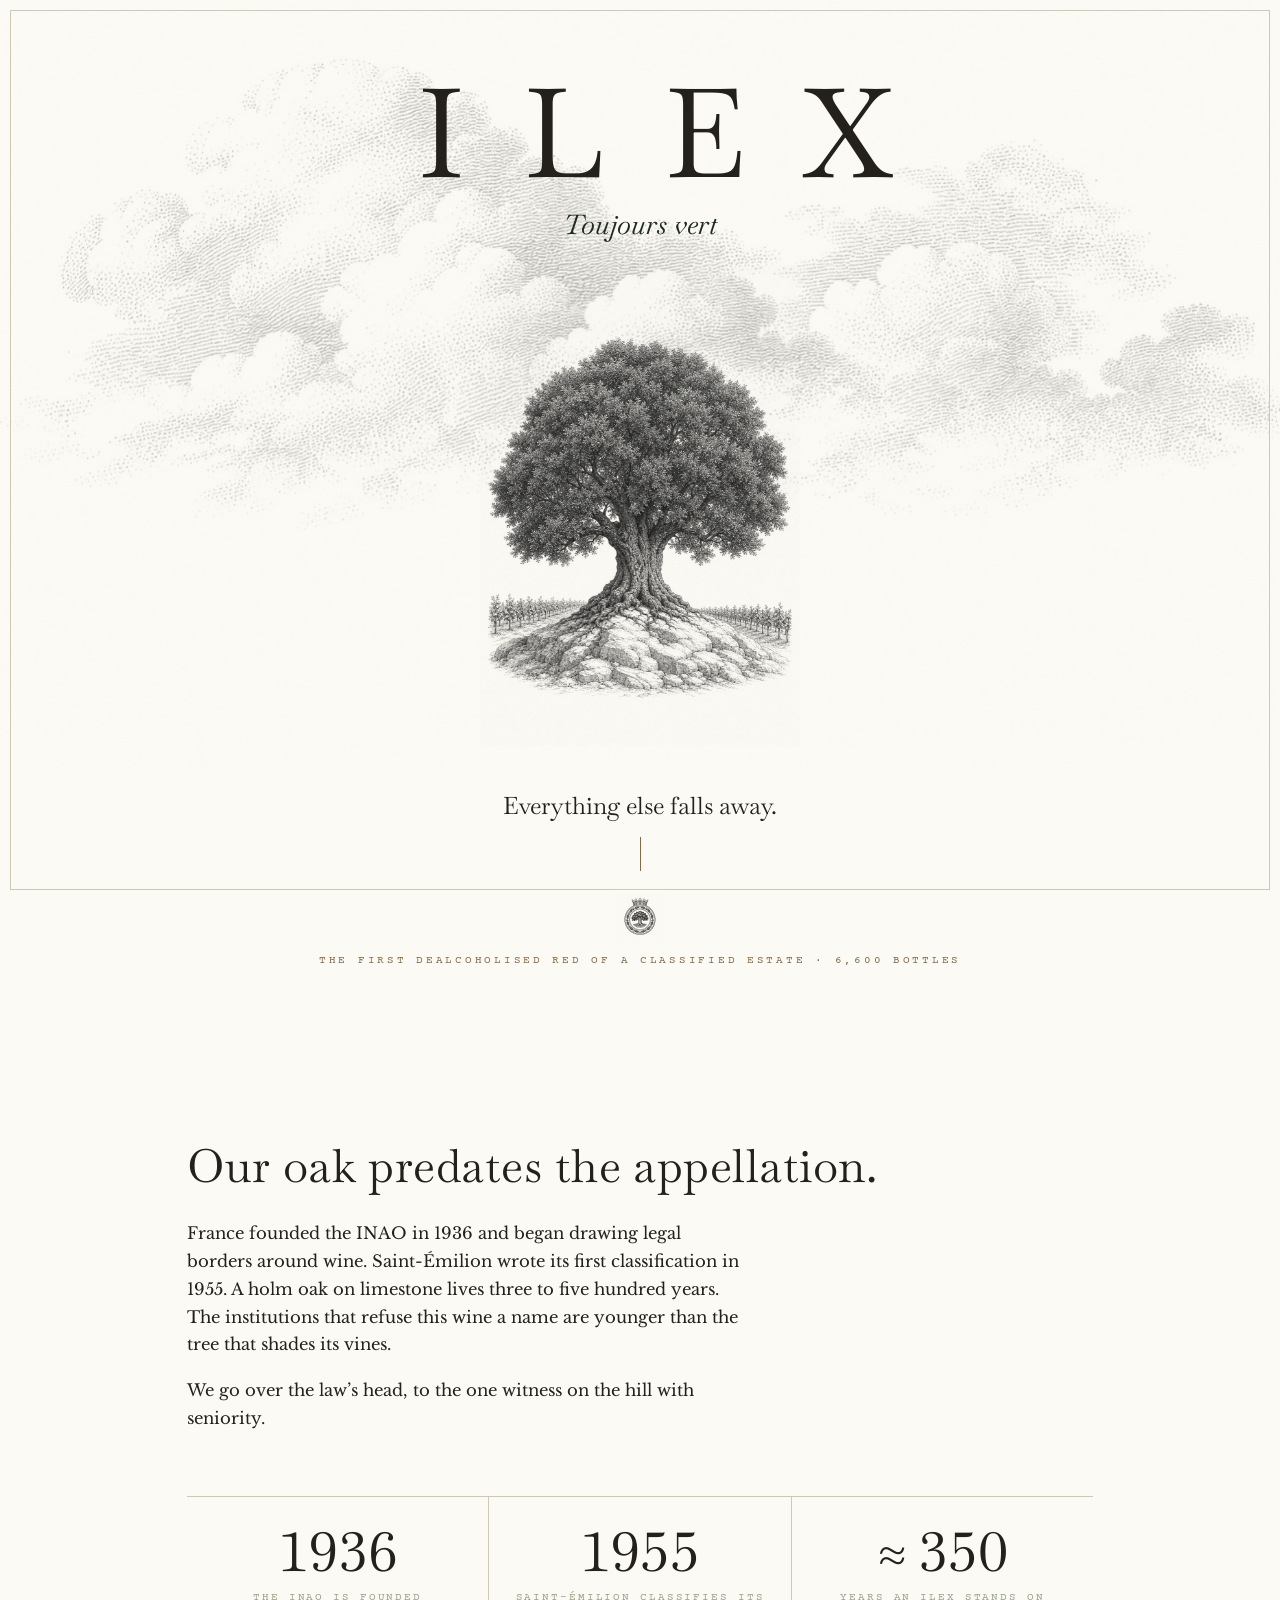
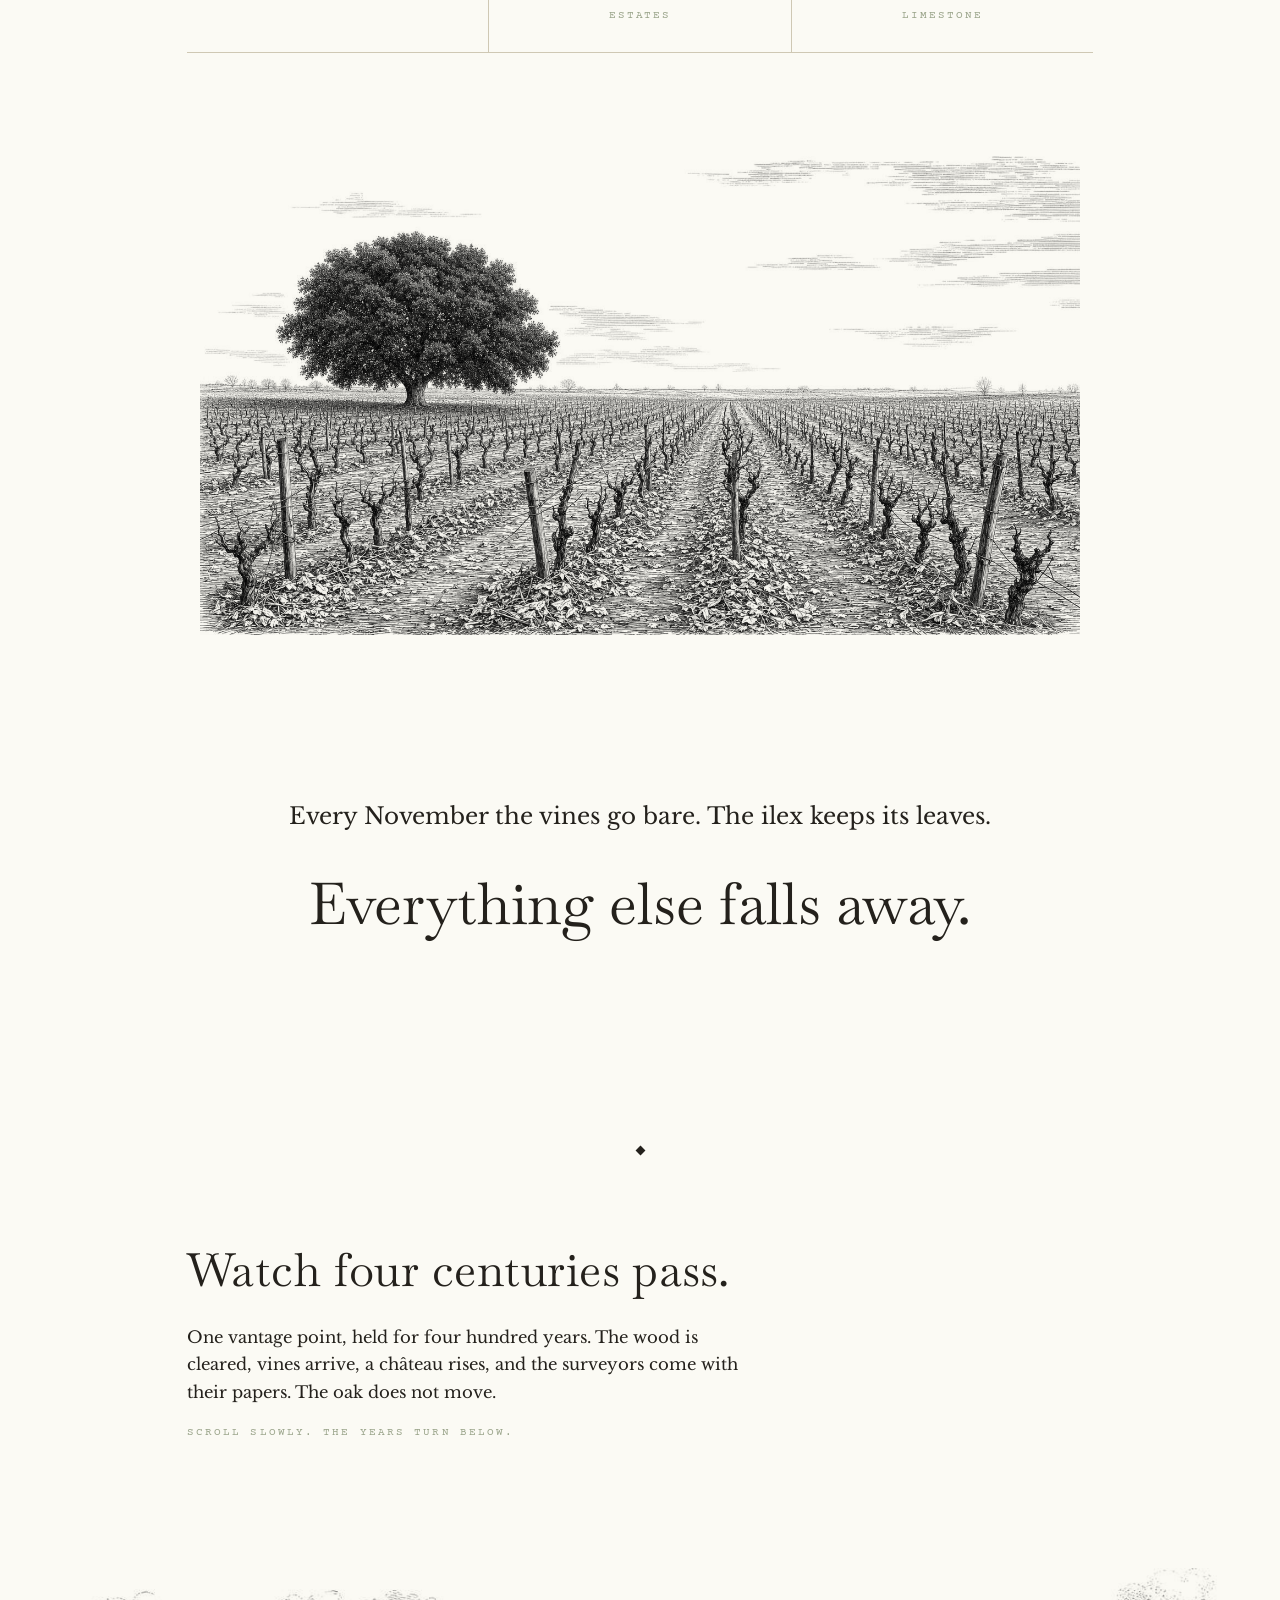
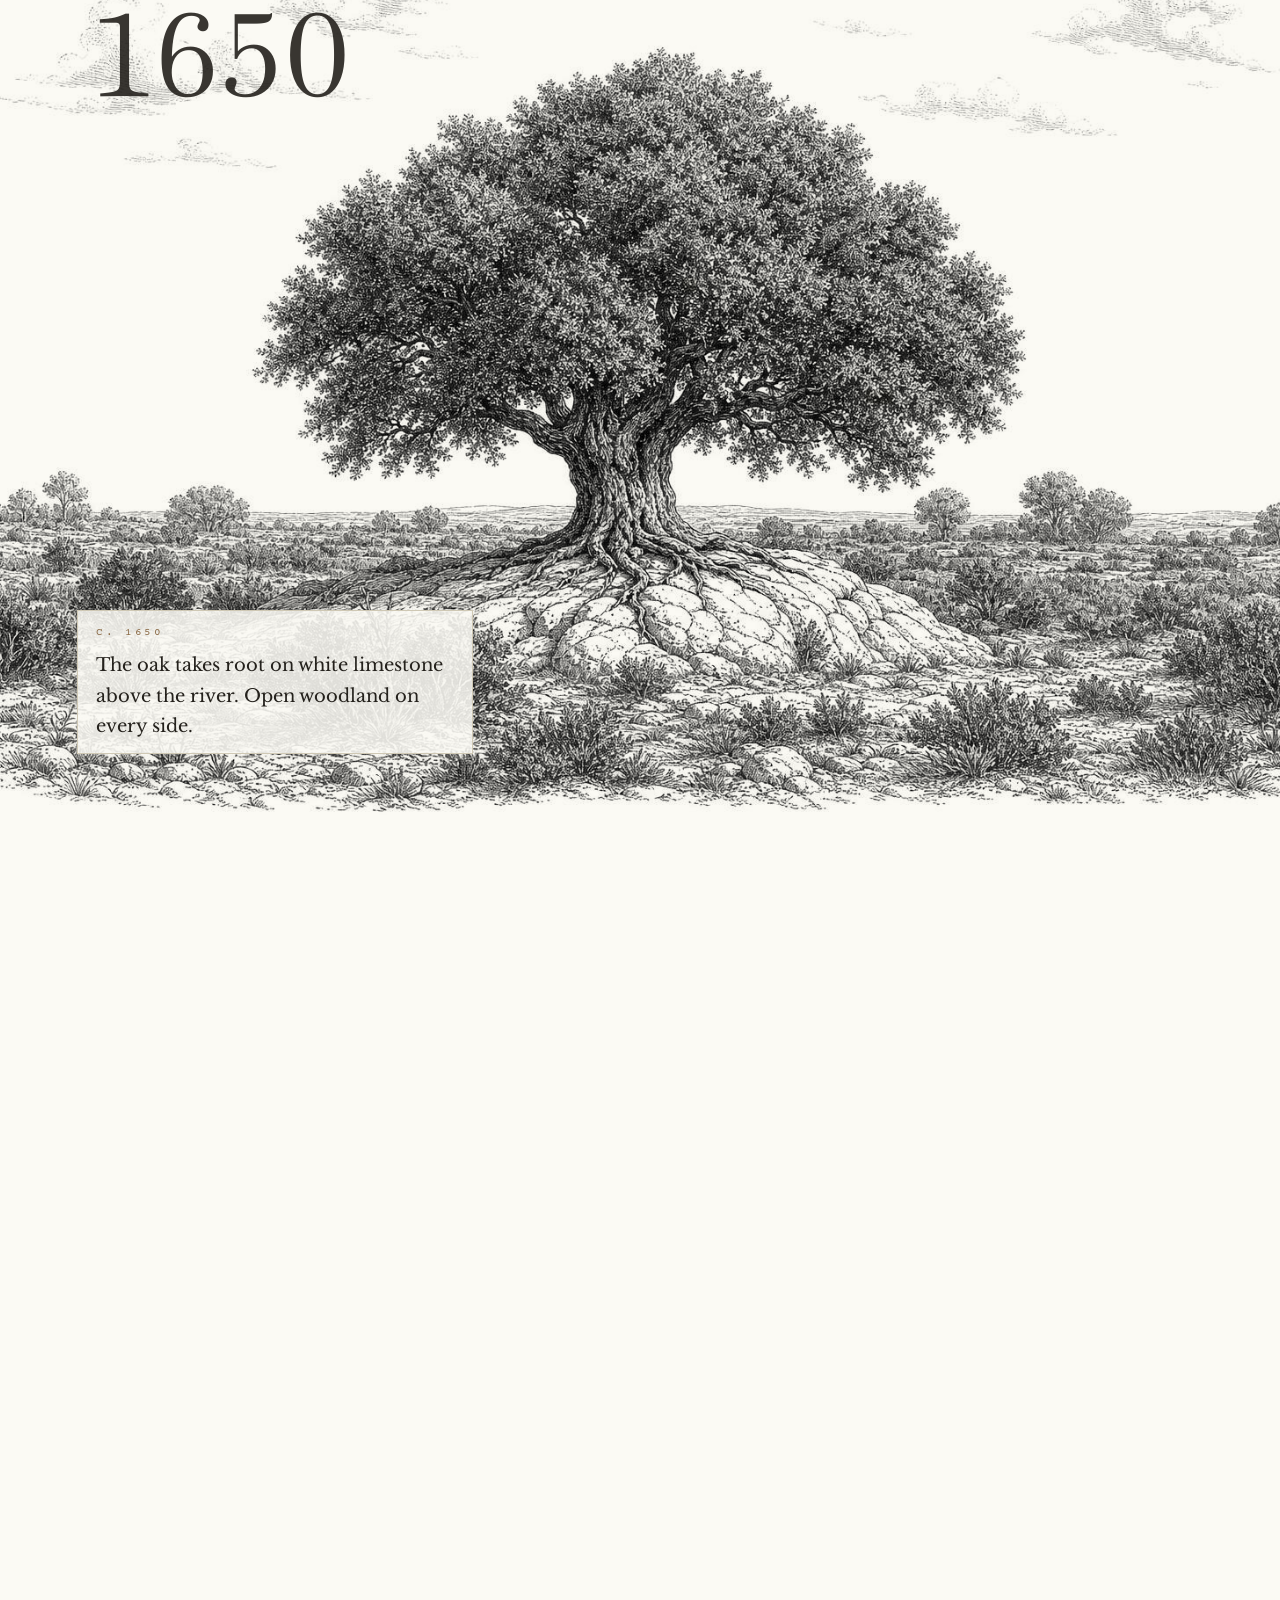
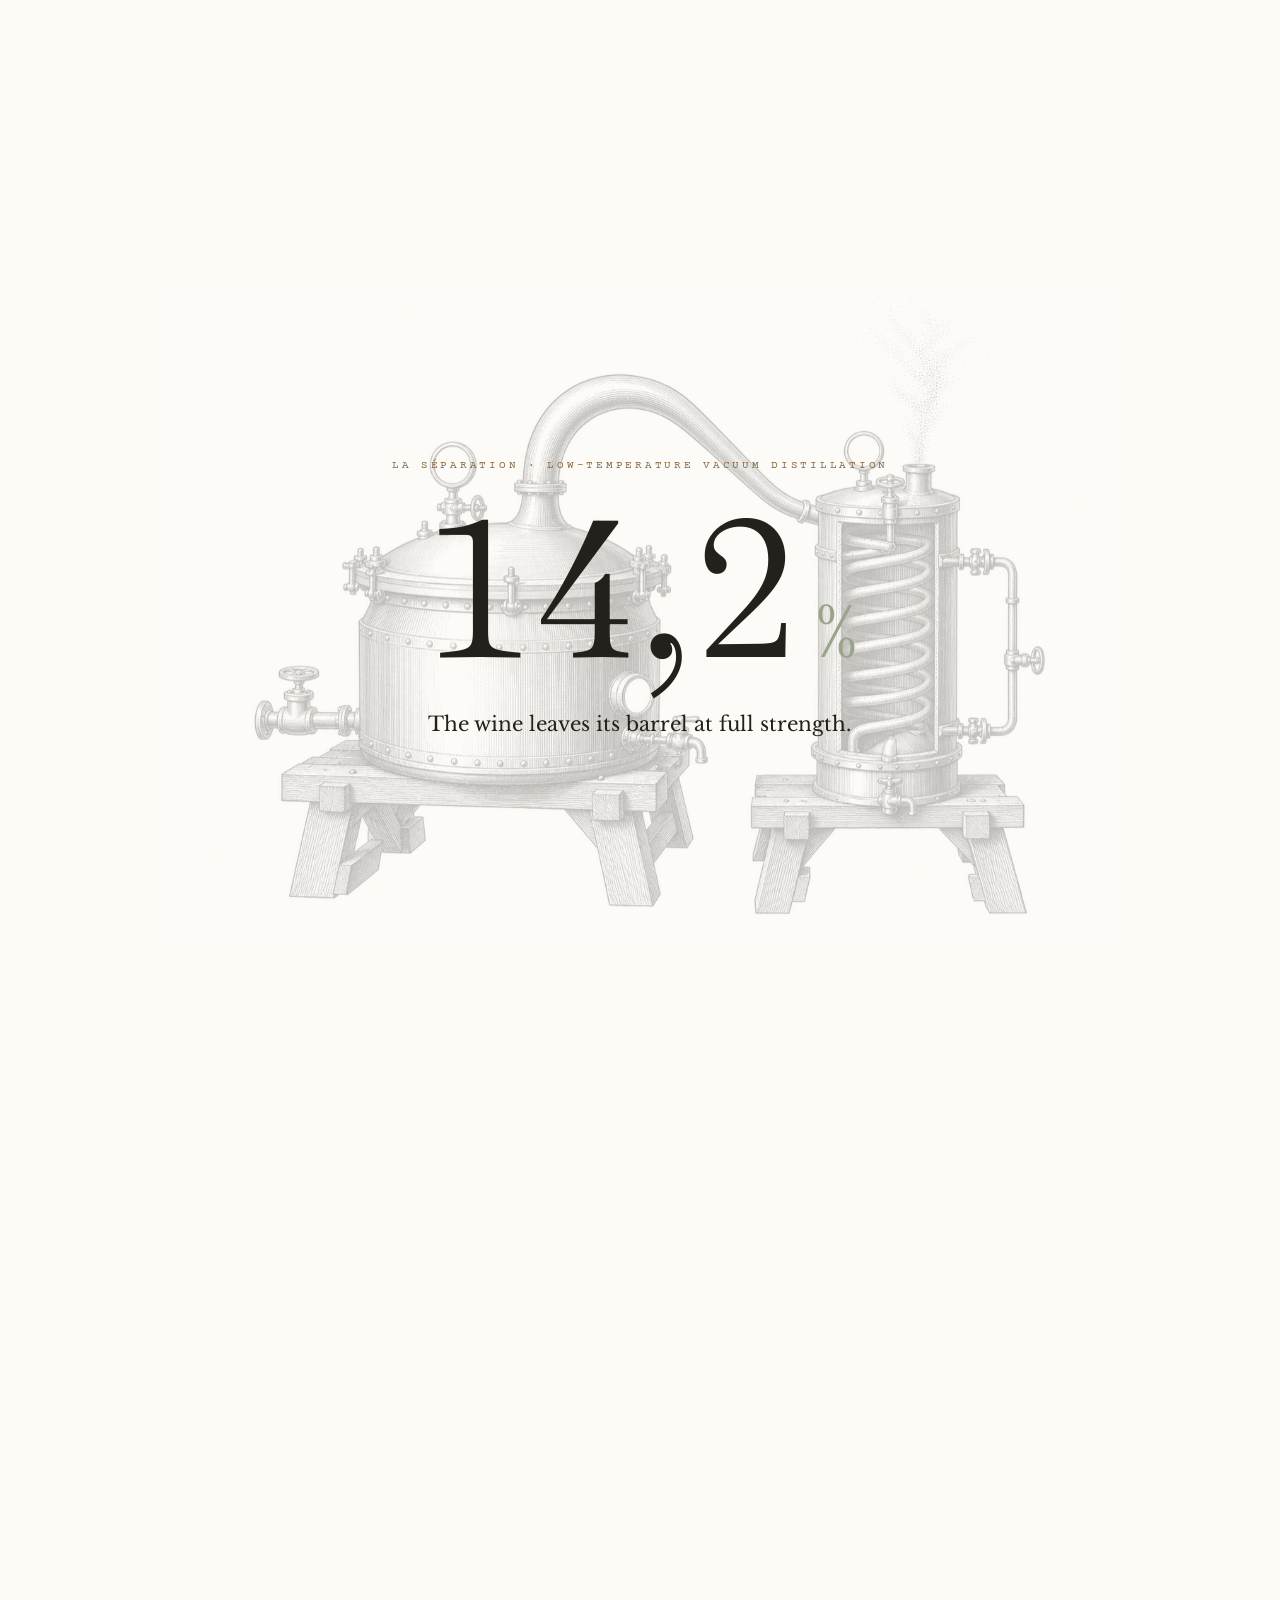
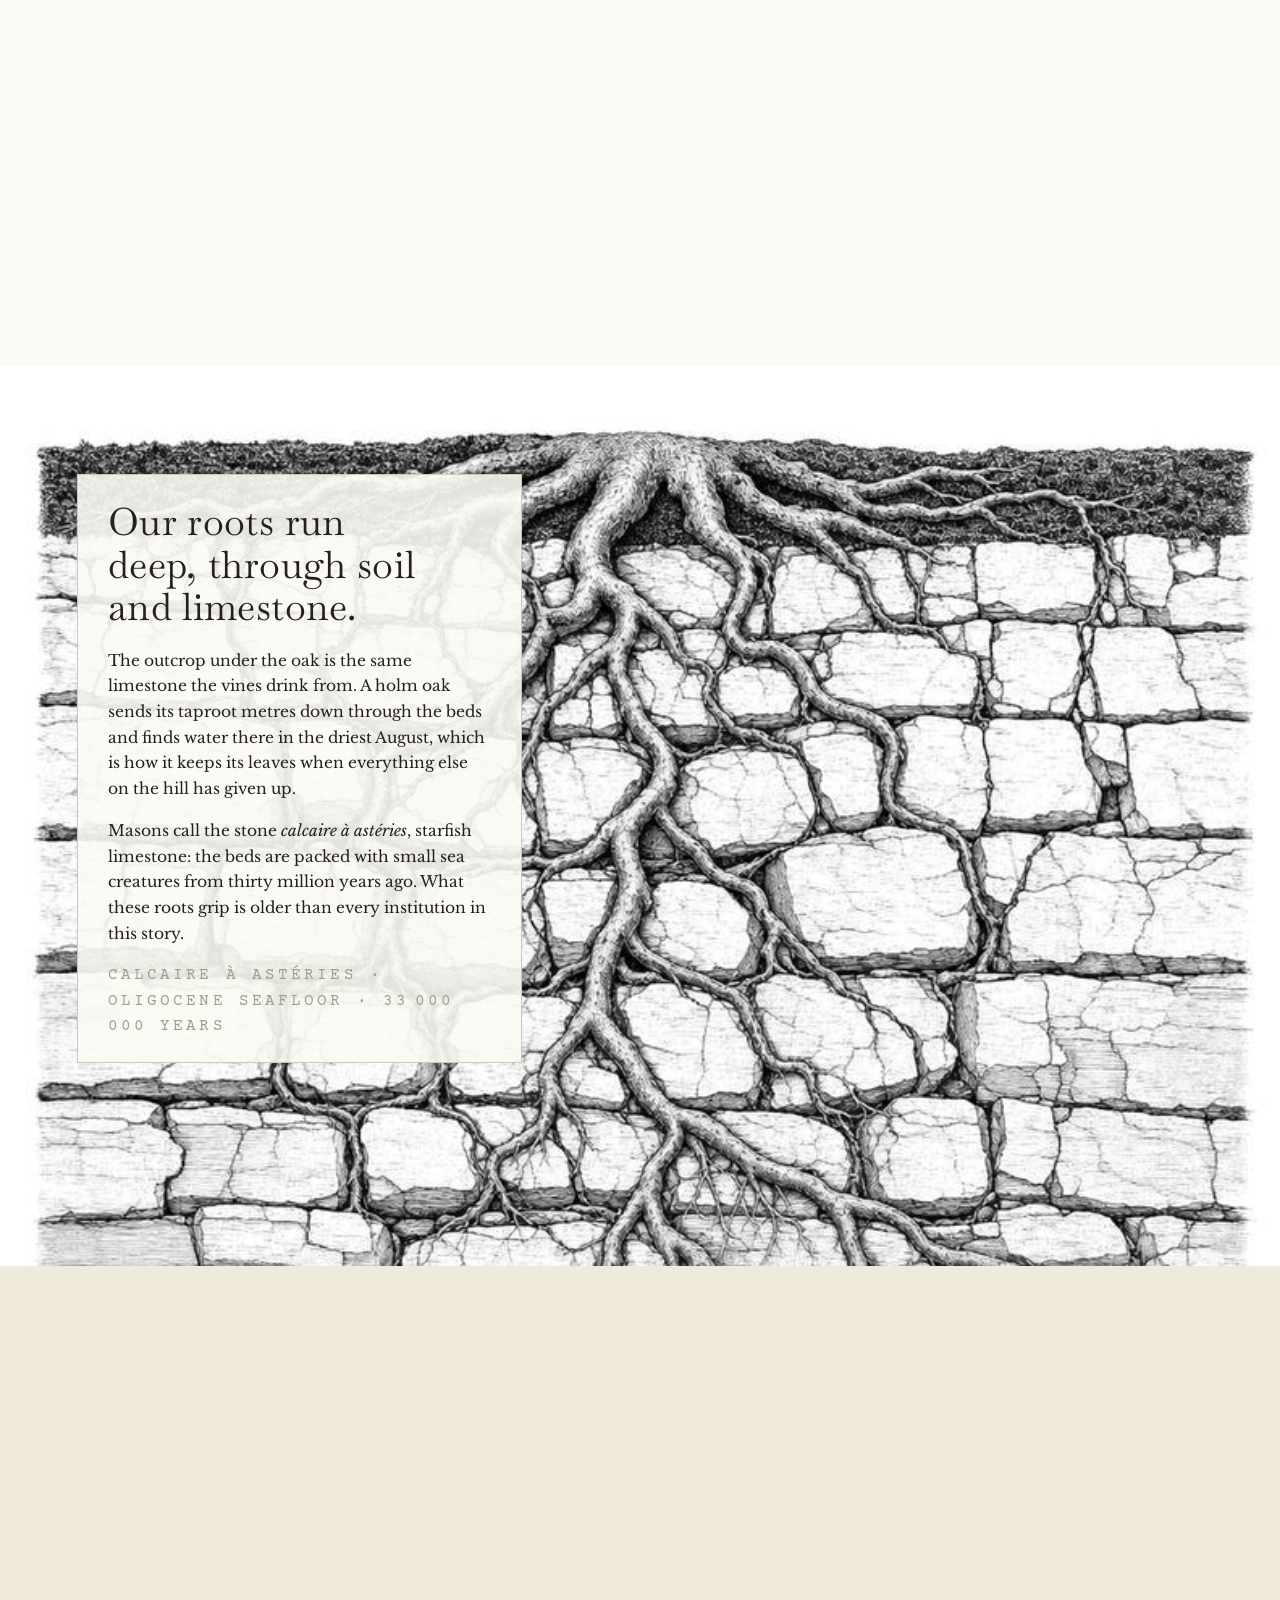
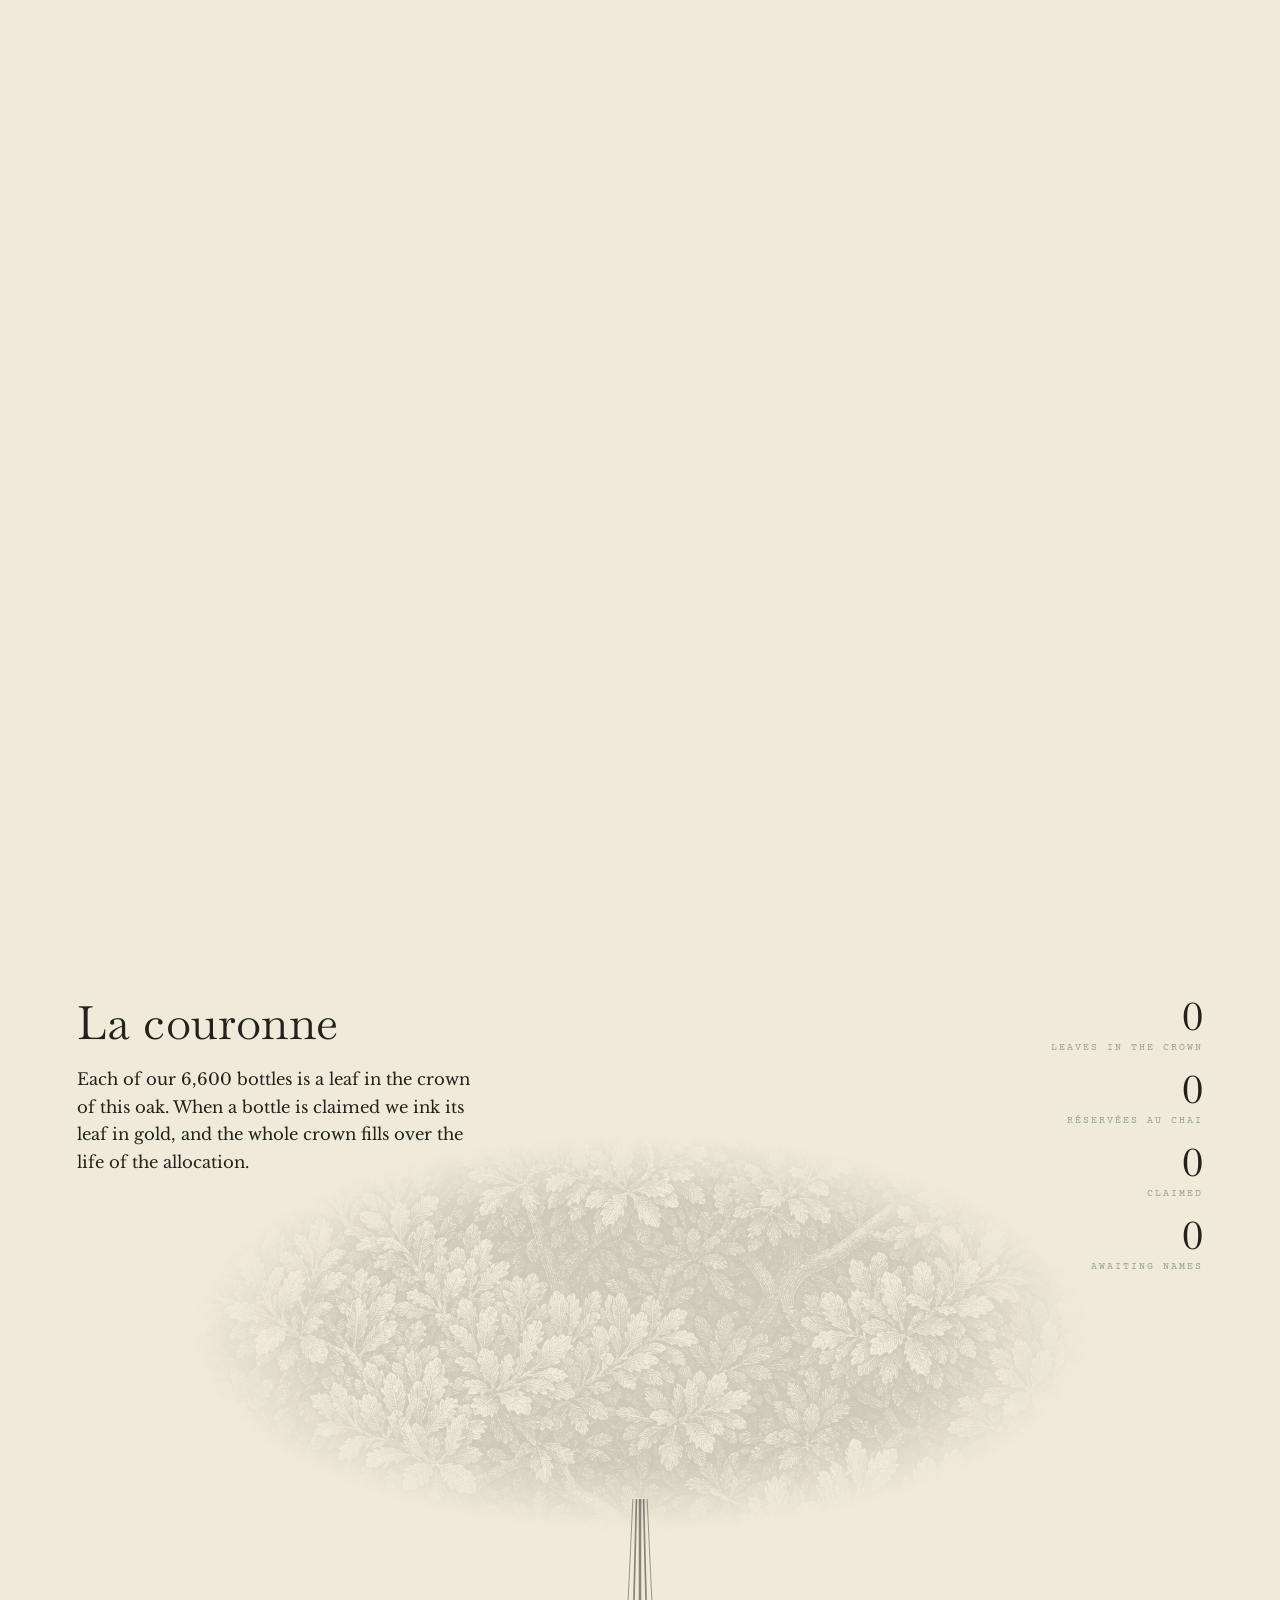
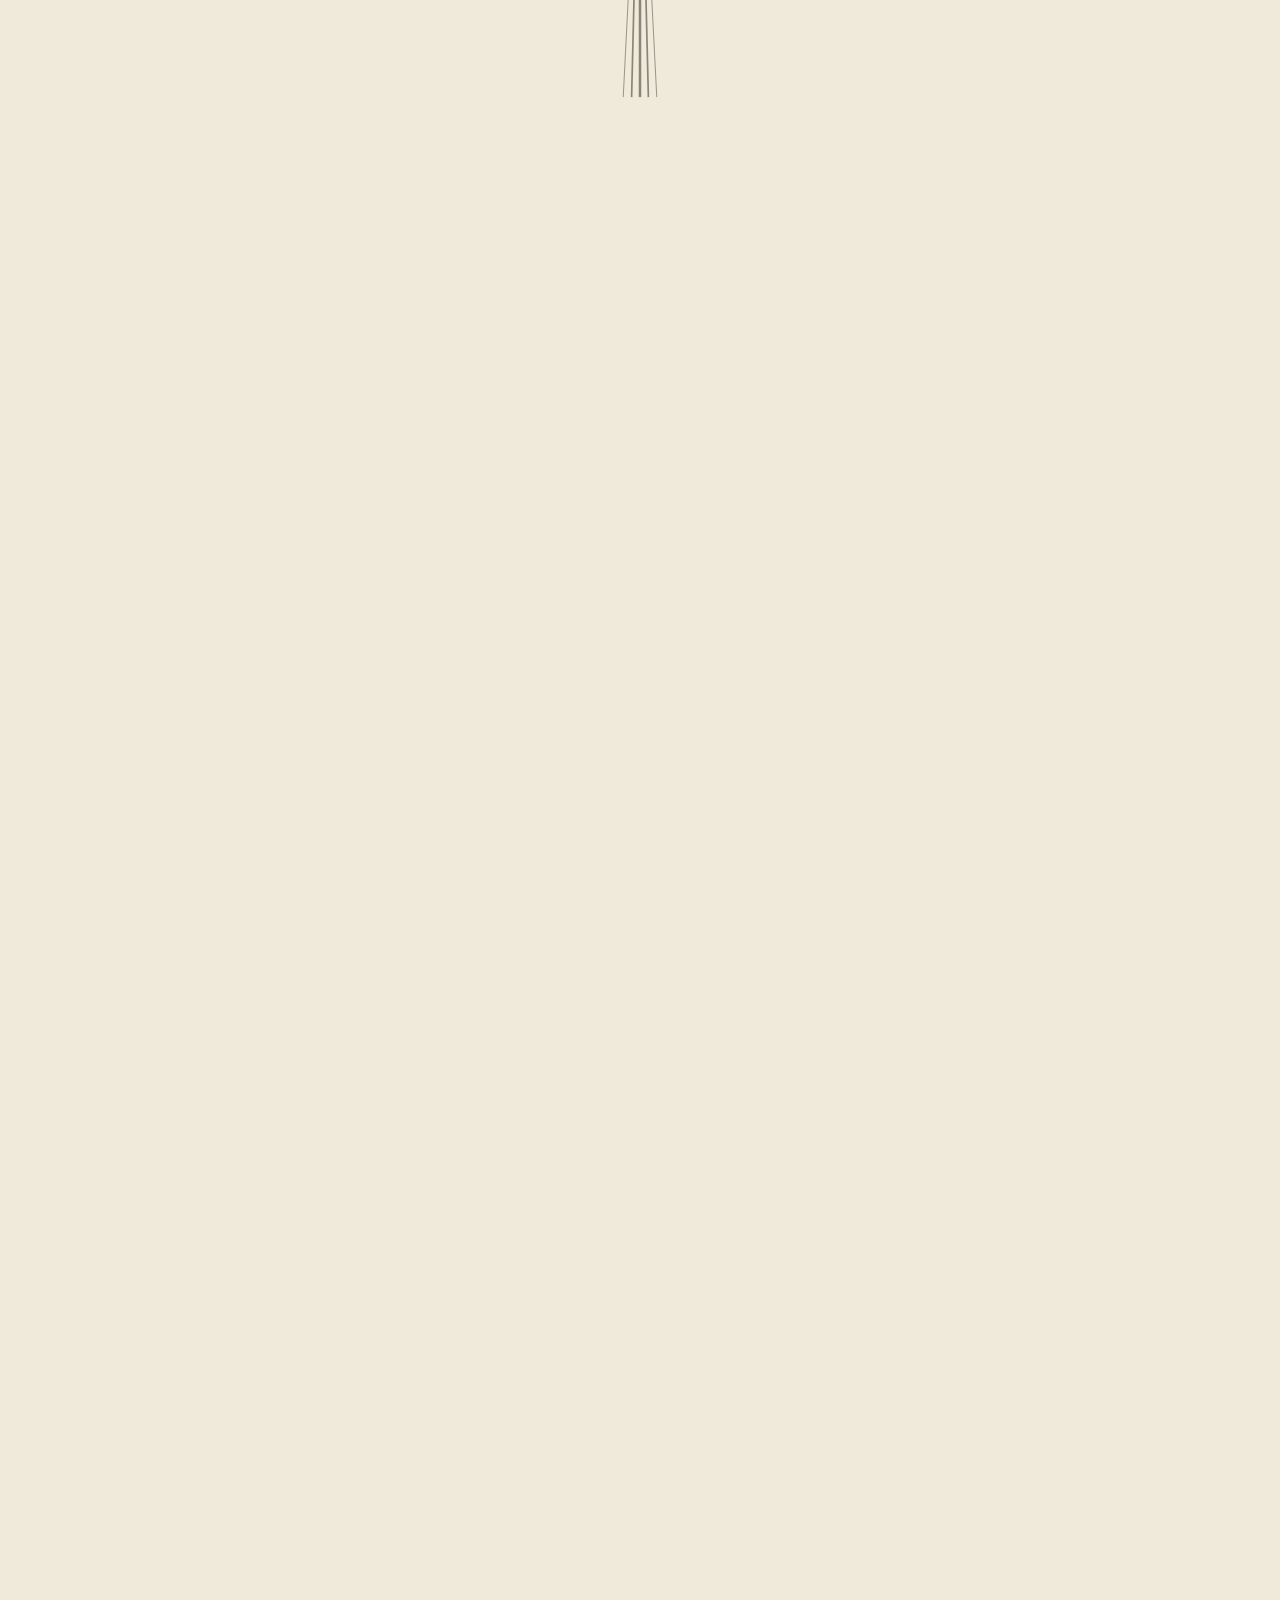
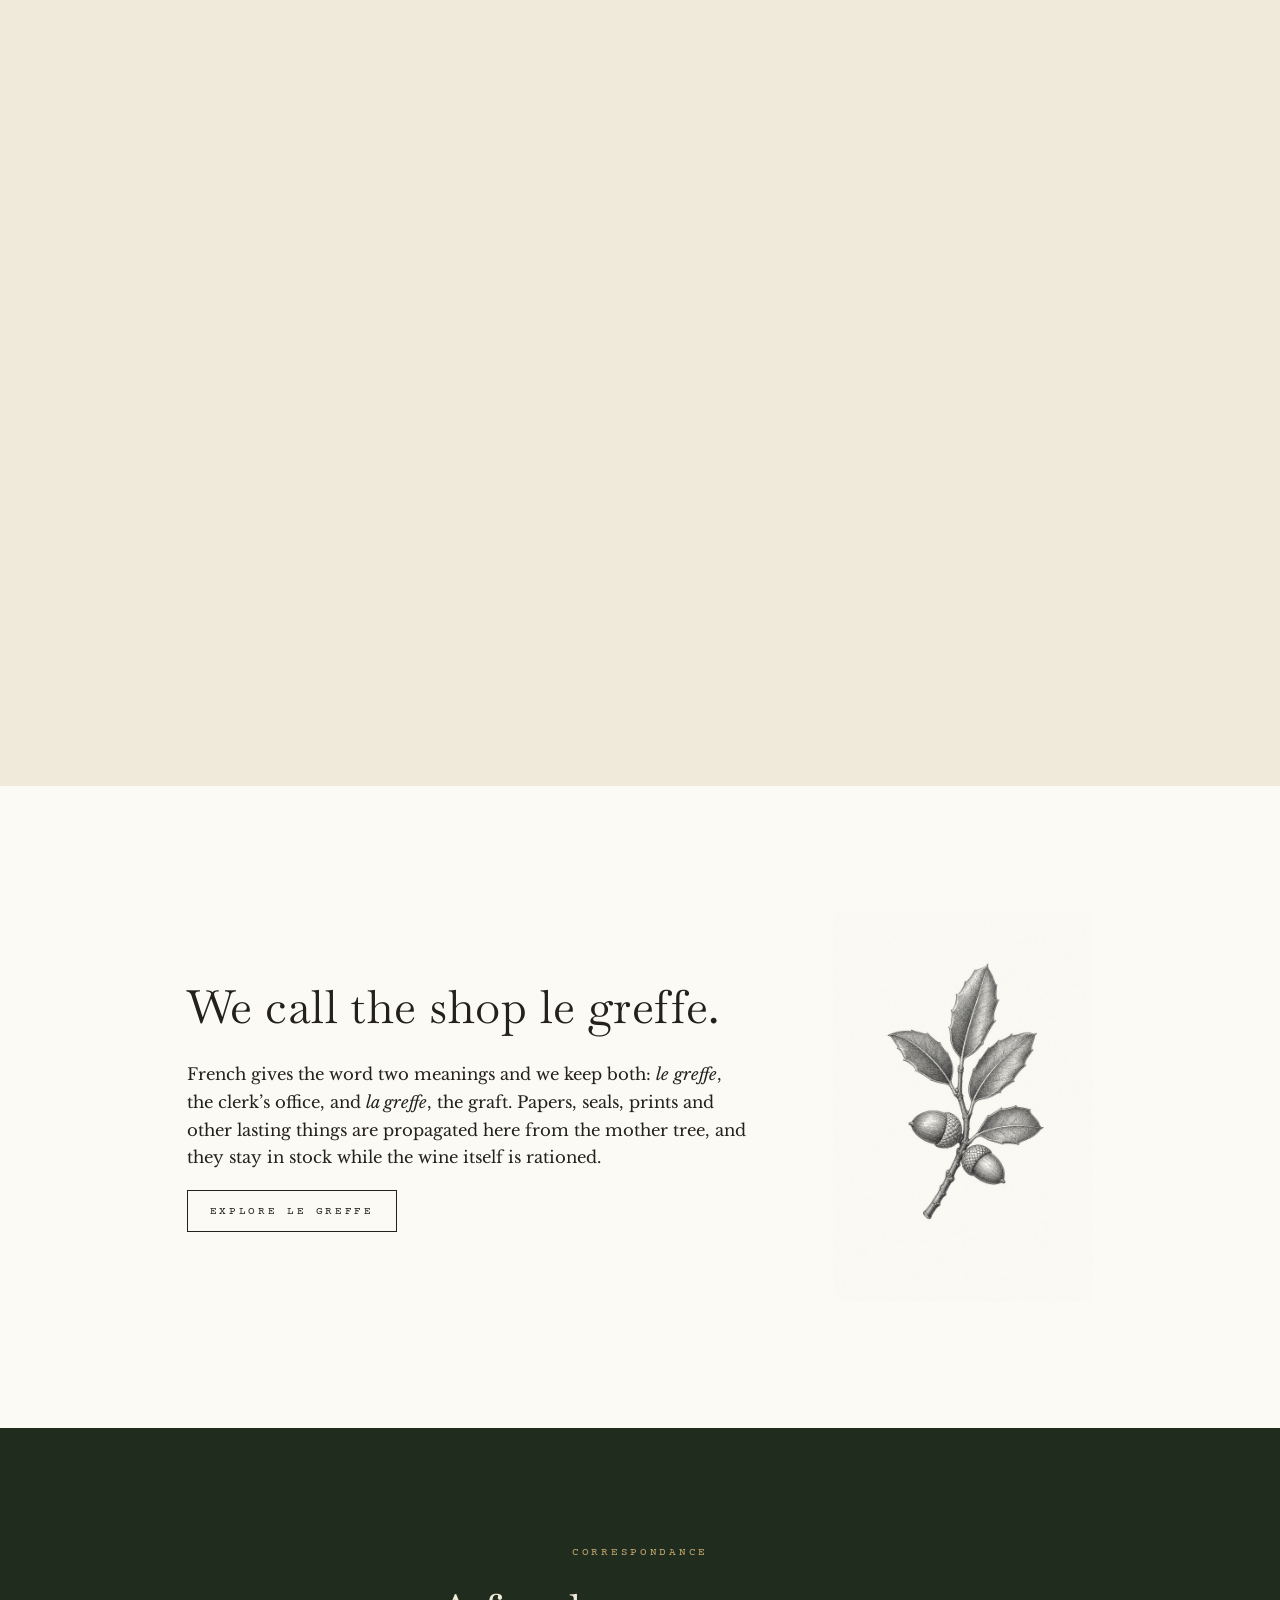
<file: tv/index.html>
<!doctype html>
<html lang="en">
<head>
<meta charset="utf-8">
<meta name="viewport" content="width=device-width, initial-scale=1">
<title>Ilex &middot; Toujours vert</title>
<meta name="description" content="Toujours vert. The first dealcoholised red of a classified estate. 6,600 numbered bottles, each a leaf in the crown of the oak.">
<meta name="robots" content="noindex">
<link rel="icon" href="assets/seal-200.jpg">
<link rel="preload" as="image" href="assets/grow-1.jpg" fetchpriority="high">
<link rel="preload" as="image" href="assets/vue-1650.jpg">
<link rel="preload" as="image" href="assets/vue-1750.jpg">
<link rel="preload" as="image" href="assets/vue-1825.jpg">
<link rel="preload" as="image" href="assets/vue-1875.jpg">
<link rel="preload" as="image" href="assets/vue-2023.jpg">
<link rel="preconnect" href="https://fonts.googleapis.com">
<link rel="preconnect" href="https://fonts.gstatic.com" crossorigin>
<link href="https://fonts.googleapis.com/css2?family=Baskervville:ital@0;1&family=Baskervville+SC&family=Libre+Baskerville:ital,wght@0,400;0,700;1,400&family=Zeyada&family=Courier+Prime:ital@0;1&display=swap" rel="stylesheet">
<style>
:root{
  --chalk-cold:#FBFAF4;
  --chalk:#EFEAD9;
  --crown:#1F2C1E;
  --lichen:#9AA48A;
  --acorn:#8A6A45;
  --ink:#24211C;
  --claret:#7C2D2A;
  --claret-lift:#A4574E;
  --gold:#C6AA72;
  --gold-deep:#A8894F;
  --hairline:#CFC8B4;
  --ease-luxe:cubic-bezier(.16,1,.3,1);
  --display:'Baskervville',Baskerville,'Times New Roman',serif;
  --serif:'Libre Baskerville',Baskerville,Georgia,serif;
  --sc:'Baskervville SC','Baskervville',Baskerville,serif;
  --hand:'Zeyada',cursive;
  --mono:'Courier Prime','Courier New',Courier,monospace;
  color-scheme:only light;
}
*{box-sizing:border-box;margin:0;padding:0}
html{scroll-behavior:auto}
body{background:var(--chalk-cold);color:var(--ink);font-family:var(--serif);
  font-size:16.5px;line-height:1.68;overflow-x:hidden;-webkit-font-smoothing:antialiased}
::selection{background:var(--crown);color:var(--chalk)}
img{max-width:100%;display:block}
a{color:inherit;text-decoration:none}
button{font:inherit;color:inherit;background:none;border:none;cursor:pointer}
:focus-visible{outline:2px solid var(--gold-deep);outline-offset:3px}
h1,h2,h3{font-family:var(--display);font-weight:400;color:var(--ink);line-height:1.14}
p{margin:0 0 1.1em}
em{font-style:italic}

.frame{position:fixed;inset:10px;border:1px solid var(--hairline);pointer-events:none;z-index:70}
#pbar{position:fixed;top:10px;left:10px;height:2px;width:0;background:var(--gold-deep);z-index:71}

.wrap{max-width:1060px;margin:0 auto;padding:0 6vw}
.prose{max-width:34em}
section{position:relative;padding:15vh 0}
h2{font-size:clamp(30px,4.2vw,46px);line-height:1.12;letter-spacing:.01em;margin:0 0 .6em;text-wrap:balance}
.spec{font-family:var(--mono);font-size:10.5px;letter-spacing:.26em;text-transform:uppercase;color:var(--lichen)}
.dia{display:inline-block;width:7px;height:7px;background:var(--ink);transform:rotate(45deg);margin:0 14px;vertical-align:middle}
.divider{text-align:center;padding:0 0 7vh}
.hand{font-family:var(--hand);font-size:1.55em;line-height:1.1;color:#3A3327}
.num{font-variant-numeric:tabular-nums lining-nums}
img.plate{mix-blend-mode:multiply;display:block}

.rv{opacity:.001;transform:translateY(24px);transition:opacity .95s var(--ease-luxe),transform .95s var(--ease-luxe)}
.rv.on{opacity:1;transform:none}

.btn{display:inline-block;font-family:var(--mono);font-size:11px;letter-spacing:.24em;
  text-transform:uppercase;padding:1.05em 2em .9em;border:1px solid var(--ink);color:var(--ink);
  background:transparent;text-align:center;cursor:pointer;
  transition:background .4s var(--ease-luxe),color .4s var(--ease-luxe),border-color .4s var(--ease-luxe)}
.btn:hover,.btn:focus-visible{background:var(--crown);border-color:var(--crown);color:var(--chalk)}

/* ============ chrome ============ */
.chrome{position:fixed;top:0;left:0;right:0;z-index:80;transform:translateY(-110%);
  transition:transform .5s var(--ease-luxe)}
.chrome.show{transform:translateY(0)}
.annonce{background:var(--crown);color:var(--chalk);text-align:center;font-family:var(--mono);
  font-size:10.5px;letter-spacing:.2em;text-transform:uppercase;padding:9px 16px 7px}
.nav{height:64px;display:flex;align-items:center;
  background:rgba(251,250,244,.9);backdrop-filter:blur(12px);-webkit-backdrop-filter:blur(12px);
  border-bottom:1px solid var(--hairline)}
.nav-inner{max-width:1320px;margin:0 auto;padding:0 4vw;width:100%;display:flex;align-items:center;gap:34px}
.nav .wordmark{font-family:var(--display);font-size:22px;letter-spacing:.24em;text-indent:.24em;color:var(--ink)}
.nav-links{display:flex;gap:26px;flex:1;justify-content:center}
.nav-links a{font-family:var(--mono);font-size:10.5px;letter-spacing:.22em;text-transform:uppercase;
  color:var(--lichen);transition:color .3s;padding:6px 0}
.nav-links a:hover{color:var(--crown)}
.nav-util{display:flex;align-items:center;gap:20px}
.panier{font-family:var(--mono);font-size:10.5px;letter-spacing:.2em;text-transform:uppercase;color:var(--lichen)}
.nav-util .btn{padding:.8em 1.3em .65em;font-size:10px}
@media(max-width:900px){.nav-links a[data-opt]{display:none}}
@media(max-width:640px){.nav-links{display:none}}

/* ============ cover ============ */
.cover{position:relative;min-height:100vh;padding:8vh 0 20vh;display:flex;flex-direction:column;
  align-items:center;justify-content:center;text-align:center;overflow:hidden}
.cover .sky{position:absolute;top:0;left:50%;transform:translateX(-50%);width:min(1400px,120vw);
  mix-blend-mode:multiply;opacity:0;animation:fadeSky 1.2s var(--ease-luxe) .1s forwards;pointer-events:none}
@keyframes fadeSky{to{opacity:.42}}
.cover .wordmark{font-size:clamp(64px,11vw,124px);letter-spacing:.24em;text-indent:.24em;line-height:1;margin:0}
.cover .wordmark span{opacity:0;display:inline-block;animation:fadeIn .9s var(--ease-luxe) forwards}
.cover .wordmark span:nth-child(1){animation-delay:1.35s}
.cover .wordmark span:nth-child(2){animation-delay:1.55s}
.cover .wordmark span:nth-child(3){animation-delay:1.75s}
.cover .wordmark span:nth-child(4){animation-delay:1.95s}
.cover .sub{font-family:var(--display);font-style:italic;font-size:clamp(20px,2.6vw,27px);color:var(--crown);
  opacity:0;animation:fadeIn 1s var(--ease-luxe) 2.3s forwards;margin-top:6px}
.cover .treegrow{position:relative;width:min(320px,50vw);margin:2vh auto 0}
.cover .treegrow img{position:absolute;top:0;left:0;width:100%;mix-blend-mode:multiply;opacity:0}
/* the first frame reserves the layout box; the rest overlay it exactly (same framing) */
.cover .treegrow img.g0{position:relative}
/* multiply blending means overlapped frames COMPOSITE darker, so every frame
   must fade out as its successor lands; only the final plate rests */
.cover .treegrow .g0{transform:translateY(30px);
  animation:rise 900ms var(--ease-luxe) .55s forwards, growOut 600ms var(--ease-luxe) 1.40s forwards}
.cover .treegrow .g1{animation:fadeGrow 750ms var(--ease-luxe) 1.05s forwards, growOut 600ms var(--ease-luxe) 1.90s forwards}
.cover .treegrow .g2{animation:fadeGrow 750ms var(--ease-luxe) 1.55s forwards, growOut 600ms var(--ease-luxe) 2.35s forwards}
.cover .treegrow .g3{animation:fadeGrow 750ms var(--ease-luxe) 2.00s forwards, growOut 600ms var(--ease-luxe) 2.80s forwards}
.cover .treegrow .g4{animation:fadeGrow 750ms var(--ease-luxe) 2.40s forwards, growOut 700ms var(--ease-luxe) 3.25s forwards}
.cover .treegrow .gfin{animation:fadeTree 800ms var(--ease-luxe) 2.75s forwards}
@keyframes rise{to{opacity:1;transform:translateY(0)}}
@keyframes fadeGrow{to{opacity:1}}
@keyframes growOut{to{opacity:0}}
@keyframes fadeTree{to{opacity:.95}}
.cover .thesis{font-family:var(--display);font-size:clamp(19px,2.3vw,24px);margin:4.5vh 0 0;
  opacity:0;animation:fadeIn 1.1s var(--ease-luxe) 2.75s forwards}
.cover .cue{position:absolute;bottom:15vh;left:50%;transform:translateX(-50%);
  opacity:0;animation:fadeIn 1s var(--ease-luxe) 3.4s forwards}
.cover .cue i{display:block;width:1px;height:34px;background:var(--acorn);transform-origin:top;
  animation:cueDrop 2.4s var(--ease-luxe) infinite}
@keyframes cueDrop{0%{transform:scaleY(0);opacity:1}50%{transform:scaleY(1);opacity:1}100%{transform:scaleY(1);opacity:0}}
.cover .foot{position:absolute;bottom:4vh;left:0;right:0}
.cover .foot img{width:50px;display:block;margin:0 auto 10px;mix-blend-mode:multiply;
  opacity:0;animation:fadeSeal 1.1s var(--ease-luxe) 3.2s forwards}
@keyframes fadeSeal{to{opacity:.85}}
.cover .foot .spec{color:var(--acorn);opacity:0;animation:fadeIn 1.1s var(--ease-luxe) 3.2s forwards}
@keyframes fadeIn{to{opacity:1}}

/* ============ thesis ============ */
.statband{display:flex;gap:0;border-top:1px solid var(--hairline);border-bottom:1px solid var(--hairline);margin:7vh 0}
.stat{flex:1;padding:26px 20px;text-align:center}
.stat+.stat{border-left:1px solid var(--hairline)}
.stat .n{font-family:var(--display);font-size:clamp(34px,4.5vw,54px);line-height:1.1}
.stat .l{font-family:var(--mono);font-size:10.5px;letter-spacing:.18em;text-transform:uppercase;color:var(--lichen);margin-top:8px;line-height:1.7}
.nov-fig{max-width:880px;margin:11vh auto 9vh}
.nov-fig img{width:100%}
.nov{text-align:center;padding:9vh 0 2vh}
.nov .line{font-size:clamp(19px,2.2vw,23px)}
.nov .locked{font-family:var(--display);font-size:clamp(34px,5.2vw,58px);line-height:1.15;margin:4vh 0 5vh;text-wrap:balance}

/* ============ centuries theatre ============ */
#siecles{height:560vh;padding:0}
#stage{position:sticky;top:0;height:100vh;overflow:hidden;background:var(--chalk-cold)}
/* no z-index here: it would create a stacking context that isolates the
   children's multiply blend from the stage ground (white-box bug) */
#plates{position:absolute;inset:0}
#plates .plate{position:absolute;inset:0;width:100%;height:100%;object-fit:cover;
  object-position:center center;mix-blend-mode:multiply;will-change:opacity;max-width:none}
#p1650{opacity:1}
#p1750,#p1825,#p1875,#p2023{opacity:0}
#tint{position:absolute;inset:0;z-index:4;pointer-events:none;opacity:0;
  background:
    radial-gradient(90% 65% at 50% 8%, rgba(154,164,138,.34), transparent 62%),
    radial-gradient(75% 55% at 50% 100%, rgba(198,170,114,.30), transparent 60%),
    radial-gradient(60% 55% at 50% 45%, rgba(31,44,30,.16), transparent 70%)}
#year{position:absolute;top:8vh;left:7vw;text-align:left;z-index:5;font-family:var(--display);
  font-size:clamp(58px,9vw,124px);line-height:1;color:var(--ink);opacity:.9}
#stage .caps{position:absolute;left:6vw;bottom:8vh;z-index:6;width:min(24em,72vw)}
#stage .cap{position:absolute;bottom:0;left:0;opacity:0;transition:opacity .7s var(--ease-luxe);font-size:clamp(15px,1.6vw,18px);
  background:rgba(251,250,244,.88);padding:14px 18px 12px;border:1px solid var(--hairline)}
#stage .cap .spec{display:block;margin-bottom:8px;color:var(--acorn)}
.annot{position:absolute;z-index:5;opacity:0;transition:opacity .8s var(--ease-luxe)}
.annot .box{border:1px dashed rgba(36,33,28,.55)}
.annot .tag{font-family:var(--mono);font-size:10px;letter-spacing:.2em;text-transform:uppercase;
  background:var(--chalk-cold);padding:2px 7px;display:inline-block;margin-top:6px}
/* annotation boxes sit over the chateau (right) and vine band (lower) of vue-2023 */
#anChateau{bottom:30vh;right:9vw}
#anChateau .box{width:min(260px,26vw);height:15vh}
#anChateau .tag{float:right}
#anVines{bottom:5vh;right:14vw}
#anVines .box{width:26vw;height:12vh}
#anTree{bottom:46vh;left:50%;transform:translateX(-150%) rotate(-4deg);z-index:6}
#anTree .hand{font-size:30px}
#finale{position:absolute;inset:0;z-index:7;display:flex;flex-direction:column;align-items:center;
  justify-content:center;text-align:center;opacity:0;transition:opacity .9s var(--ease-luxe);pointer-events:none}
#finale .big{font-family:var(--display);font-size:clamp(34px,5.4vw,62px);line-height:1.15;max-width:14em;text-wrap:balance}
#finale .sub{margin-top:3.5vh;font-size:clamp(17px,2vw,21px)}
#finale .sub b{color:var(--claret);font-weight:400}

/* ============ la separation ============ */
#separation{height:200vh;padding:0;background:var(--chalk-cold)}
#sepStage{position:sticky;top:0;height:100vh;overflow:hidden;display:flex;align-items:center;justify-content:center}
.sep-eng{position:absolute;left:50%;top:50%;transform:translate(-50%,-50%);height:80vh;max-height:660px;
  mix-blend-mode:multiply;opacity:.26;pointer-events:none}
.sep-head{position:relative;z-index:2;text-align:center;will-change:transform,opacity;padding:0 6vw}
.sep-head .spec{color:var(--acorn)}
.sep-num{font-family:var(--display);font-size:clamp(84px,15vw,210px);line-height:1;margin-top:2vh;color:var(--ink)}
.sep-num .pc{font-size:.38em;color:var(--lichen)}
.sep-beats{position:relative;height:4em;margin-top:2.5vh}
.sep-beat{position:absolute;left:0;right:0;top:0;opacity:0;transition:opacity .6s var(--ease-luxe);
  font-size:clamp(16px,1.9vw,20px);text-wrap:balance}
.sep-beat.on{opacity:1}
.sep-finale{position:absolute;inset:0;z-index:3;display:flex;flex-direction:column;align-items:center;
  justify-content:center;text-align:center;pointer-events:none;padding:0 6vw}
.sep-finale p{font-family:var(--display);font-size:clamp(30px,4.6vw,54px);line-height:1.2;margin:0 0 .2em;
  opacity:0;transform:translateY(18px);transition:opacity .9s var(--ease-luxe),transform .9s var(--ease-luxe)}
.sep-finale p.on{opacity:1;transform:none}
.sep-finale .sp{color:var(--claret-lift);font-style:italic}

/* ============ colour + palette ============ */
#couleur{background:var(--chalk)}
.seepline{display:flex;gap:14px;margin-top:7vh;flex-wrap:wrap}
.seep{flex:1 1 150px;max-width:220px}
.seep .chips{display:flex;height:64px}
.seep .chips i{flex:1}
.seep .l{font-family:var(--mono);font-size:10px;letter-spacing:.16em;text-transform:uppercase;color:var(--ink);margin-top:10px;line-height:1.8}
.seep .l em{display:block;color:var(--lichen);font-style:normal}
#couleur h3{font-size:clamp(24px,3vw,34px);margin:12vh 0 .6em}
.swatches{display:grid;grid-template-columns:repeat(auto-fit,minmax(210px,1fr));gap:16px;margin-top:6vh}
.sw{border:1px solid var(--hairline);background:var(--chalk-cold)}
.sw .block{height:110px}
.sw .meta{padding:14px 16px 18px}
.sw .name{font-family:var(--display);font-size:18px}
.sw .hex{font-family:var(--mono);font-size:11px;letter-spacing:.12em;color:var(--lichen);margin:4px 0 8px}
.sw .role{font-size:14px;line-height:1.5;color:#4C463A}

/* ============ nos racines (descent) ============ */
#racines{height:240vh}
#rstage{position:sticky;top:0;height:100vh;overflow:hidden}
#rplate{width:100%;height:auto;display:block;will-change:transform}
.rslip{position:absolute;left:6vw;top:12vh;z-index:2;width:min(27em,80vw);
  background:rgba(251,250,244,.9);border:1px solid var(--hairline);padding:26px 30px 22px}
.rslip h2{font-size:clamp(26px,3.2vw,38px);margin-bottom:.5em}
.rslip p{font-size:15.5px;line-height:1.65}
@media(max-width:640px){.rslip{top:6vh;padding:18px 20px 16px}}

/* ============ la couronne ============ */
#couronne{height:340vh;padding:0;background:var(--chalk)}
#cstage{position:sticky;top:0;height:100vh;overflow:hidden}
#cplate{position:absolute;left:50%;top:20vh;transform:translateX(-50%);
  width:min(86%,1500px);height:56vh;object-fit:cover;object-position:center;
  mix-blend-mode:multiply;opacity:.15;z-index:0;pointer-events:none;
  -webkit-mask-image:radial-gradient(ellipse 52% 50% at 50% 45%,#000 52%,transparent 79%);
  mask-image:radial-gradient(ellipse 52% 50% at 50% 45%,#000 52%,transparent 79%)}
#ccv{position:absolute;inset:0;width:100%;height:100%;z-index:1}
#chead{position:absolute;top:8vh;left:6vw;z-index:3;max-width:26em}
#chead h2{margin-bottom:.35em}
#ccounts{position:absolute;top:8vh;right:6vw;z-index:3;text-align:right;font-family:var(--mono)}
#ccounts .row{margin-bottom:14px}
#ccounts .n{font-family:var(--display);font-size:clamp(24px,3vw,38px);line-height:1}
#ccounts .l{font-size:10px;letter-spacing:.2em;text-transform:uppercase;color:var(--lichen);margin-top:4px}
#ctip{position:absolute;z-index:5;font-family:var(--mono);font-size:10.5px;letter-spacing:.14em;
  text-transform:uppercase;background:var(--chalk-cold);border:1px solid var(--hairline);
  padding:5px 9px 4px;pointer-events:none;opacity:0;transition:opacity .25s var(--ease-luxe);
  transform:translate(-50%,-150%);white-space:nowrap}
#ctip.on{opacity:1}
#acte{position:absolute;left:50%;bottom:7vh;transform:translate(-50%,130%);z-index:4;
  background:var(--chalk-cold);border:1px solid var(--hairline);box-shadow:0 24px 60px rgba(31,44,30,.18);
  width:min(430px,86vw);padding:28px 32px 26px;text-align:center;
  transition:transform 1.1s var(--ease-luxe),opacity 1.1s var(--ease-luxe);opacity:0}
#acte.up{transform:translate(-50%,0);opacity:1}
#acte .t{font-family:var(--display);font-size:24px;letter-spacing:.04em}
#acte .hand{margin:10px 0 4px;font-size:30px}
#acte .fine{font-family:var(--mono);font-size:10px;letter-spacing:.14em;text-transform:uppercase;color:var(--lichen);line-height:2}
#acte .btn{margin:14px 0 6px;padding:13px 34px;border-color:var(--crown);color:var(--crown)}
#acte .btn:hover,#acte .btn:focus-visible{background:var(--crown);color:var(--chalk)}

/* ============ le greffe ============ */
#greffe{background:var(--chalk-cold);padding:14vh 0}
.split{display:flex;gap:6vw;align-items:center;flex-wrap:wrap}
.split .txt{flex:1 1 380px}
.split .fig{flex:0 1 260px;margin:0 auto}

/* ============ footer ============ */
footer{background:var(--crown);color:var(--chalk);padding:13vh 0 10vh;text-align:center}
footer .spec{color:var(--gold)}
footer h2{color:var(--chalk)}
footer .sub{color:rgba(239,234,217,.8);max-width:30em;margin:0 auto}
.corr-form{display:flex;max-width:420px;margin:5vh auto 0;border:1px solid rgba(239,234,217,.4)}
.corr-form input{flex:1;min-width:0;background:transparent;border:none;color:var(--chalk);
  font-family:var(--mono);font-size:12px;letter-spacing:.08em;padding:14px 16px;outline:none}
.corr-form input::placeholder{color:rgba(239,234,217,.55)}
.corr-form input:focus-visible{outline:2px solid var(--gold);outline-offset:-2px}
.corr-form button{font-family:var(--mono);font-size:10.5px;letter-spacing:.22em;text-transform:uppercase;
  color:var(--crown);background:var(--chalk);padding:0 22px;cursor:pointer;
  transition:background .4s var(--ease-luxe)}
.corr-form button:hover{background:var(--gold)}
footer .sealf{width:64px;margin:7vh auto 2vh;filter:invert(1);mix-blend-mode:screen;opacity:.85}
footer .locked{font-size:14px;letter-spacing:.1em;color:var(--gold);margin-top:1vh}

@media(max-width:720px){
  .statband{flex-direction:column}
  .stat+.stat{border-left:none;border-top:1px solid var(--hairline)}
  #anTree{display:none}
}
@media(max-width:760px){
  #ccounts{display:none}
  #ctip{display:none}
}
@media (prefers-reduced-motion:reduce){
  *{animation-duration:.01ms!important;animation-delay:0s!important;transition-duration:.01ms!important}
  .rv{opacity:1;transform:none}
  /* growth sequence collapses to the final tree, shown at once */
  .cover .treegrow .g0,.cover .treegrow .g1,.cover .treegrow .g2,
  .cover .treegrow .g3,.cover .treegrow .g4{opacity:0!important}
  .cover .treegrow .gfin{opacity:.95!important}
}
</style>
</head>
<body>
<div class="frame" aria-hidden="true"></div>
<div id="pbar" aria-hidden="true"></div>

<div class="chrome" id="chrome">
<div class="annonce">The inaugural allocation of 6,600 numbered bottles is open.</div>
<nav class="nav" aria-label="Principal">
  <div class="nav-inner">
    <a class="wordmark" href="index.html">ILEX</a>
    <div class="nav-links">
      <a href="#siecles">Les si&egrave;cles</a>
      <a href="#couronne">La couronne</a>
      <a href="#greffe">Le greffe</a>
      <a href="#correspondance" data-opt>Correspondance</a>
    </div>
    <div class="nav-util">
      <a class="panier" id="panier" href="#">Panier (0)</a>
      <a class="btn" href="pdp.html">Le vin</a>
    </div>
  </div>
</nav>
</div>

<!-- ============ cover ============ -->
<header class="cover">
  <img class="sky" src="assets/sky.jpg" alt="" aria-hidden="true">
  <h1 class="wordmark"><span>I</span><span>L</span><span>E</span><span>X</span></h1>
  <div class="sub">Toujours vert</div>
  <div class="treegrow" aria-label="A holm oak drawn from seedling to full crown">
    <img class="g0" src="assets/grow-1.jpg" alt="Engraved holm oak on a limestone outcrop" fetchpriority="high">
    <img class="g1" src="assets/grow-2.jpg" alt="" aria-hidden="true">
    <img class="g2" src="assets/grow-3.jpg" alt="" aria-hidden="true">
    <img class="g3" src="assets/grow-4.jpg" alt="" aria-hidden="true">
    <img class="g4" src="assets/grow-5.jpg" alt="" aria-hidden="true">
    <img class="gfin" src="assets/tree.jpg" alt="" aria-hidden="true">
  </div>
  <p class="thesis">Everything else falls away.</p>
  <div class="cue" aria-hidden="true"><i></i></div>
  <div class="foot">
    <img src="assets/seal-200.jpg" alt="">
    <div class="spec">The first dealcoholised red of a classified estate &middot; 6,600 bottles</div>
  </div>
</header>

<!-- ============ thesis ============ -->
<section>
  <div class="wrap">
    <h2 class="rv">Our oak predates the appellation.</h2>
    <div class="prose rv">
      <p>France founded the INAO in 1936 and began drawing legal borders around wine. Saint-&Eacute;milion wrote its first classification in 1955. A holm oak on limestone lives three to five hundred years. The institutions that refuse this wine a name are younger than the tree that shades its vines.</p>
      <p>We go over the law&rsquo;s head, to the one witness on the hill with seniority.</p>
    </div>
    <div class="statband rv num">
      <div class="stat"><div class="n">1936</div><div class="l">the INAO is founded</div></div>
      <div class="stat"><div class="n">1955</div><div class="l">Saint-&Eacute;milion classifies its estates</div></div>
      <div class="stat"><div class="n">&asymp;&thinsp;350</div><div class="l">years an ilex stands on limestone</div></div>
    </div>
    <figure class="nov-fig">
      <img class="plate rv" src="assets/novembre.jpg" alt="Bare November vine rows with a single evergreen holm oak at the field's edge">
    </figure>
    <div class="nov rv">
      <p class="line">Every November the vines go bare. The ilex keeps its leaves.</p>
      <div class="locked">Everything else falls away.</div>
    </div>
  </div>
</section>

<div class="divider"><span class="dia"></span></div>

<section style="padding-top:2vh;padding-bottom:8vh">
  <div class="wrap">
    <h2 class="rv">Watch four centuries pass.</h2>
    <div class="prose rv">
      <p>One vantage point, held for four hundred years. The wood is cleared, vines arrive, a ch&acirc;teau rises, and the surveyors come with their papers. The oak does not move.</p>
      <p class="spec" style="letter-spacing:.2em">Scroll slowly. The years turn below.</p>
    </div>
  </div>
</section>

<!-- ============ les siecles ============ -->
<section id="siecles">
  <div id="stage">
    <div id="plates">
      <img class="plate" id="p1650" src="assets/vue-1650.jpg" alt="" fetchpriority="high">
      <img class="plate" id="p1750" src="assets/vue-1750.jpg" alt="">
      <img class="plate" id="p1825" src="assets/vue-1825.jpg" alt="">
      <img class="plate" id="p1875" src="assets/vue-1875.jpg" alt="">
      <img class="plate" id="p2023" src="assets/vue-2023.jpg" alt="">
    </div>
    <div id="tint"></div>
    <div id="year" class="num">1650</div>

    <div class="annot" id="anChateau"><div class="box"></div><span class="tag">Class&eacute; &middot; 1955</span></div>
    <div class="annot" id="anVines"><div class="box"></div><span class="tag">D&eacute;limit&eacute; &middot; 1936</span></div>
    <div class="annot" id="anTree"><span class="hand">sans objet</span></div>

    <div class="caps">
      <div class="cap" data-a="0.00" data-b="0.13"><span class="spec">c. 1650</span>The oak takes root on white limestone above the river. Open woodland on every side.</div>
      <div class="cap" data-a="0.15" data-b="0.28"><span class="spec">c. 1750</span>The wood is cleared. The first vines go in around the outcrop.</div>
      <div class="cap" data-a="0.31" data-b="0.43"><span class="spec">c. 1825</span>By now a ch&acirc;teau stands beyond the rows. The estate takes the shape it holds today.</div>
      <div class="cap" data-a="0.46" data-b="0.57"><span class="spec">1875</span>Phylloxera reaches the Gironde. The vines die in their rows. The oak stands.</div>
      <div class="cap" data-a="0.60" data-b="0.74"><span class="spec">1936 &middot; 1955</span>The vines are replanted and the surveyors arrive. Borders are drawn across the hill, estates enter the classification. The oak is on nobody&rsquo;s list.</div>
      <div class="cap" data-a="0.77" data-b="0.89"><span class="spec">September 2023</span>With Ch&acirc;teau Franc Mayne we harvest Merlot from the limestone under these roots. Colour returns to the hill.</div>
    </div>

    <div id="finale">
      <div class="big">We answer to something older.</div>
      <div class="sub num"><b>6,600 bottles</b> &middot; the inaugural allocation &middot; sans appellation</div>
    </div>
  </div>
</section>

<!-- ============ la separation ============ -->
<section id="separation" aria-label="La separation">
  <div id="sepStage">
    <img class="sep-eng plate" src="assets/apparatus.jpg" alt="" aria-hidden="true">
    <div class="sep-head" id="sepHead">
      <div class="spec">La s&eacute;paration &middot; low-temperature vacuum distillation</div>
      <div class="sep-num num"><span id="sepVal">14,2</span><span class="pc">&thinsp;%</span></div>
      <div class="sep-beats">
        <div class="sep-beat" data-at="0.00">The wine leaves its barrel at full strength.</div>
        <div class="sep-beat" data-at="0.17">We cool it to 3&thinsp;&deg;C and draw the pressure down to a near-vacuum.</div>
        <div class="sep-beat" data-at="0.34">The alcohol lifts away at low temperature. The wine keeps its colour and its tannin.</div>
      </div>
    </div>
    <div class="sep-finale">
      <p id="fin1">Alcohol departs.</p>
      <p id="fin2">The <span class="sp">soul</span> remains.</p>
    </div>
  </div>
</section>

<!-- ============ nos racines ============ -->
<section id="racines" style="padding:0;background:var(--chalk)">
  <div id="rstage">
    <img id="rplate" class="plate" src="assets/racines.jpg" alt="Engraved cutaway of oak roots descending through limestone strata">
    <div class="rslip">
      <h2>Our roots run deep, through soil and limestone.</h2>
      <p>The outcrop under the oak is the same limestone the vines drink from. A holm oak sends its taproot metres down through the beds and finds water there in the driest August, which is how it keeps its leaves when everything else on the hill has given up.</p>
      <p>Masons call the stone <em>calcaire &agrave; ast&eacute;ries</em>, starfish limestone: the beds are packed with small sea creatures from thirty million years ago. What these roots grip is older than every institution in this story.</p>
      <p class="spec" style="letter-spacing:.2em;margin:0">Calcaire &agrave; ast&eacute;ries &middot; Oligocene seafloor &middot; 33&thinsp;000&thinsp;000 years</p>
    </div>
  </div>
</section>

<!-- ============ la couronne ============ -->
<section id="couronne">
  <div id="cstage">
    <img id="cplate" class="plate" src="assets/couronne-plate.jpg" alt="" aria-hidden="true">
    <canvas id="ccv" aria-label="The crown of six thousand six hundred leaves"></canvas>
    <div id="chead">
      <h2>La couronne</h2>
      <p style="max-width:24em">Each of our 6,600 bottles is a leaf in the crown of this oak. When a bottle is claimed we ink its leaf in gold, and the whole crown fills over the life of the allocation.</p>
    </div>
    <div id="ccounts" class="num">
      <div class="row"><div class="n" id="cnTotal">0</div><div class="l">leaves in the crown</div></div>
      <div class="row"><div class="n" id="cnChai">0</div><div class="l">r&eacute;serv&eacute;es au chai</div></div>
      <div class="row"><div class="n" id="cnClaimed">0</div><div class="l">claimed</div></div>
      <div class="row"><div class="n" id="cnWait">0</div><div class="l">awaiting names</div></div>
    </div>
    <div id="ctip" class="num" aria-hidden="true"></div>
    <div id="acte">
      <div class="t">Acte de greffe</div>
      <div class="hand">feuille n&ordm; 4&thinsp;217 &middot; J. B., Bruxelles</div>
      <div class="fine">One leaf per act &middot; initials and a city enter the record</div>
      <button class="btn" id="acteBtn" type="button">Claim your leaf</button>
    </div>
  </div>
</section>

<!-- ============ le greffe ============ -->
<section id="greffe">
  <div class="wrap split">
    <div class="txt">
      <h2 class="rv">We call the shop le greffe.</h2>
      <div class="prose rv">
        <p>French gives the word two meanings and we keep both: <em>le greffe</em>, the clerk&rsquo;s office, and <em>la greffe</em>, the graft. Papers, seals, prints and other lasting things are propagated here from the mother tree, and they stay in stock while the wine itself is rationed.</p>
      </div>
      <a class="btn rv" href="#">Explore le greffe</a>
    </div>
    <div class="fig"><img class="plate rv" src="assets/sprig.jpg" alt="Engraved holm-oak sprig with acorns" style="width:100%"></div>
  </div>
</section>

<!-- ============ correspondance ============ -->
<footer id="correspondance">
  <div class="wrap">
    <div class="spec">Correspondance</div>
    <h2 style="margin-top:.5em">A few letters a year.</h2>
    <p class="sub">We write when an allocation opens, and rarely otherwise.</p>
    <form class="corr-form" onsubmit="return false">
      <input type="email" placeholder="Your email address" aria-label="Email address">
      <button type="submit">Sign up</button>
    </form>
    <img class="sealf" src="assets/seal-200.jpg" alt="">
    <div class="locked">D&eacute;class&eacute; &mdash; Sans Appellation</div>
    <div class="spec" style="margin-top:2vh">Toujours vert &middot; Ilex &middot; A Route West</div>
  </div>
</footer>

<script>
(function(){
  'use strict';
  var reduced = matchMedia('(prefers-reduced-motion: reduce)').matches;
  var clamp = function(v,a,b){ return v<a?a:(v>b?b:v); };
  var lerp  = function(a,b,t){ return a+(b-a)*t; };
  var win   = function(p,a,b){ return clamp((p-a)/(b-a),0,1); };
  var fmt   = function(n){ return n.toString().replace(/\B(?=(\d{3})+(?!\d))/g,'\u2009'); };

  /* reveals */
  var io = new IntersectionObserver(function(es){
    es.forEach(function(e){ if(e.isIntersecting){ e.target.classList.add('on'); io.unobserve(e.target); } });
  },{threshold:.15});
  document.querySelectorAll('.rv').forEach(function(el){ io.observe(el); });

  /* chrome: hidden inside the cover, summoned after it */
  var chrome = document.getElementById('chrome');
  var cover = document.querySelector('.cover');
  var lastY = window.scrollY;
  function navGate(){ return cover ? cover.offsetHeight-80 : 160; }
  function navState(){
    if(!chrome) return;
    var y = window.scrollY;
    if(y < navGate()) chrome.classList.remove('show');
    else if(y < lastY-3) chrome.classList.add('show');
    else if(y > lastY+5) chrome.classList.remove('show');
    lastY = y;
  }
  addEventListener('pointermove',function(e){
    if(chrome && e.clientY < 70 && window.scrollY > navGate()) chrome.classList.add('show');
  },{passive:true});
  var panierN = 0;
  var panier = document.getElementById('panier');
  if(panier) panier.textContent = 'Panier ('+panierN+')';

  var pbar = document.getElementById('pbar');

  /* ---------- centuries theatre ---------- */
  var siecles = document.getElementById('siecles');
  var stage = document.getElementById('stage');
  var p1650=document.getElementById('p1650'), p1750=document.getElementById('p1750'),
      p1825=document.getElementById('p1825'), p1875=document.getElementById('p1875'),
      p2023=document.getElementById('p2023'),
      tint=document.getElementById('tint'), yearEl=document.getElementById('year'),
      finale=document.getElementById('finale');
  var caps = [].slice.call(stage.querySelectorAll('.cap'));
  var anCh=document.getElementById('anChateau'), anVi=document.getElementById('anVines'), anTr=document.getElementById('anTree');

  /* year anchors: the year turns between chapters and holds while a caption is read */
  var YA = [[0,1650],[.13,1650],[.15,1750],[.28,1750],[.31,1825],[.43,1825],
            [.46,1875],[.57,1875],[.60,1936],[.68,1936],[.71,1955],[.74,1955],
            [.78,2023],[.89,2023],[.95,2026],[1,2026]];
  function yearAt(p){
    for(var i=0;i<YA.length-1;i++){
      if(p>=YA[i][0] && p<=YA[i+1][0]){
        var t=win(p,YA[i][0],YA[i+1][0]);
        return Math.round(lerp(YA[i][1],YA[i+1][1],t));
      }
    }
    return 2026;
  }
  var C1=[251,250,244], C2=[239,234,217];
  function bgAt(s){
    var r=Math.round(lerp(C1[0],C2[0],s)), g=Math.round(lerp(C1[1],C2[1],s)), b=Math.round(lerp(C1[2],C2[2],s));
    return 'rgb('+r+','+g+','+b+')';
  }
  function centuries(p){
    /* crossfading full-scene plates; the oak is centred in every plate.
       dissolve 1650 -> 1750 -> 1825 -> 1875 -> 2023 across chapter boundaries.
       vue-2023 carries both the 1936/1955 and the 2023 chapters. */
    var dim = p>.95 ? lerp(1,.12,win(p,.95,.99)) : 1;   /* finale dim factor */

    /* 1650: full until it hands off to 1750 around .13-.17 */
    var o1650 = 1 - win(p,.13,.17);
    /* 1750: young staked vines around the outcrop, holds until 1825 at .29-.33 */
    var o1750 = win(p,.13,.17) * (1 - win(p,.29,.33));
    /* 1825 */
    var o1825 = win(p,.29,.33) * (1 - win(p,.44,.52));
    /* 1875 (plate carries dead vines + smoke) */
    var o1875 = win(p,.44,.52) * (1 - win(p,.55,.62));
    /* 2023: replanted/mature estate, holds through finale */
    var o2023 = win(p,.55,.62);

    p1650.style.opacity = (o1650*dim).toFixed(3);
    p1750.style.opacity = (o1750*dim).toFixed(3);
    p1825.style.opacity = (o1825*dim).toFixed(3);
    p1875.style.opacity = (o1875*dim).toFixed(3);
    p2023.style.opacity = (o2023*dim).toFixed(3);

    var s = win(p,.30,.90);
    stage.style.background = bgAt(s);
    tint.style.opacity = .85*win(p,.55,.90) * (p>.96 ? .6 : 1);

    yearEl.textContent = yearAt(p);
    yearEl.style.opacity = p>.93 ? lerp(.9,0,win(p,.93,.97)) : .9;

    caps.forEach(function(c){
      var a=+c.dataset.a, b=+c.dataset.b;
      c.style.opacity = (p>=a && p<=b) ? 1 : 0;
    });

    var an = (p>=.60 && p<=.80) ? 1 : 0;
    anCh.style.opacity=an; anVi.style.opacity=an; anTr.style.opacity=an;

    finale.style.opacity = p>.95 ? 1 : 0;
  }

  /* ---------- la separation ---------- */
  var sep = document.getElementById('separation');
  var sepVal = document.getElementById('sepVal');
  var sepHead = document.getElementById('sepHead');
  var beats = [].slice.call(sep.querySelectorAll('.sep-beat'));
  var fin1 = document.getElementById('fin1'), fin2 = document.getElementById('fin2');
  var easeIO = function(t){ return t<.5 ? 2*t*t : 1-Math.pow(-2*t+2,2)/2; };
  function separation(p){
    var d = clamp(p/.62,0,1);
    var v = 14.2 - 13.7*easeIO(d);
    if(d>=.995) v = 0.5;
    sepVal.textContent = v.toFixed(1).replace('.',',');
    for(var i=0;i<beats.length;i++){
      var at = +beats[i].dataset.at;
      var next = beats[i+1] ? +beats[i+1].dataset.at : .56;
      beats[i].classList.toggle('on', p>=at && p<next);
    }
    var out = win(p,.60,.72);
    sepHead.style.transform = 'translateY('+(-out*40).toFixed(2)+'vh)';
    sepHead.style.opacity = String(1-out);
    fin1.classList.toggle('on', p>.72);
    fin2.classList.toggle('on', p>.82);
  }

  /* ---------- la couronne ---------- */
  var couronne=document.getElementById('couronne'), cstage=document.getElementById('cstage');
  var cv=document.getElementById('ccv'), cx=cv.getContext('2d');
  var acte=document.getElementById('acte');
  var tip=document.getElementById('ctip');
  var nTotal=document.getElementById('cnTotal'), nChai=document.getElementById('cnChai'),
      nClaimed=document.getElementById('cnClaimed'), nWait=document.getElementById('cnWait');

  var N=6600, N_CHAI=400, N_CLAIMED=60;
  var leaves=null, lastIgn=-1, hoverIdx=-1;

  function mulberry32(seed){
    return function(){
      seed|=0; seed=(seed+0x6D2B79F5)|0;
      var t=Math.imul(seed^(seed>>>15),1|seed);
      t=(t+Math.imul(t^(t>>>7),61|t))^t;
      return ((t^(t>>>14))>>>0)/4294967296;
    };
  }

  /* crown region: union of ellipses in unit space */
  var LOBES=[
    [.50,.42,.40,.30],
    [.30,.52,.22,.20],
    [.70,.50,.24,.22],
    [.50,.24,.28,.15]
  ];
  function inCrown(x,y){
    for(var i=0;i<LOBES.length;i++){
      var L=LOBES[i], dx=(x-L[0])/L[2], dy=(y-L[1])/L[3];
      if(dx*dx+dy*dy<=1) return true;
    }
    return false;
  }

  function buildLeaves(){
    var rng=mulberry32(20231107);
    leaves=[];
    while(leaves.length<N){
      var x=rng(), y=rng();
      if(!inCrown(x,y)) continue;
      leaves.push({x:x,y:y,a:rng()*Math.PI,s:.8+rng()*1.1,t:rng(),al:.45+rng()*.3,kind:0});
    }
    /* chai reserve: the 400 leaves nearest the base of the crown */
    var idx=leaves.map(function(l,i){return i;});
    idx.sort(function(a,b){ return leaves[b].y-leaves[a].y; });
    for(var i=0;i<N_CHAI;i++) leaves[idx[i]].kind=1;
    /* 60 claimed, scattered among the rest */
    var r2=mulberry32(1955), c=0;
    while(c<N_CLAIMED){
      var k=Math.floor(r2()*N);
      if(leaves[k].kind===0){ leaves[k].kind=2; c++; }
    }
  }

  var CW=0,CH=0,DPR=1,BX=0,BY=0,BW=0,BH=0,K=1;
  function sizeCanvas(){
    DPR=Math.min(2,window.devicePixelRatio||1);
    CW=cstage.clientWidth; CH=cstage.clientHeight;
    cv.width=CW*DPR; cv.height=CH*DPR;
    BW=Math.min(CW*.86,1500); BH=CH*.56;
    BX=(CW-BW)/2; BY=CH*.20;
    K=Math.max(1,Math.min(1.45,BW/1050));   // leaf/trunk scale so density holds on wide screens
    lastIgn=-1;
  }

  function drawCrown(ign,force){
    if(!leaves) buildLeaves();
    if(!force && lastIgn>=0 && Math.abs(ign-lastIgn)<.002) return;
    lastIgn=ign;
    cx.setTransform(DPR,0,0,DPR,0,0);
    cx.clearRect(0,0,CW,CH);
    /* trunk: a few tapered strokes */
    cx.strokeStyle='rgba(36,33,28,.5)';
    var tx=CW/2, ty0=BY+BH*.78, ty1=Math.min(CH-CH*.06, ty0+CH*.22);
    for(var j=-2;j<=2;j++){
      cx.beginPath();
      cx.lineWidth=(3-Math.abs(j))*.8*K;
      cx.moveTo(tx+j*3.4*K, ty0);
      cx.quadraticCurveTo(tx+j*5.5*K, (ty0+ty1)/2, tx+j*8*K, ty1);
      cx.stroke();
    }
    /* leaves */
    for(var i=0;i<N;i++){
      var L=leaves[i];
      if(L.t>ign) continue;
      var px=BX+L.x*BW, py=BY+L.y*BH;
      var pop=clamp((ign-L.t)/.05,0,1);
      var sc=L.s*(0.35+0.65*(1-Math.pow(1-pop,3)))*K;
      cx.save();
      cx.translate(px,py); cx.rotate(L.a); cx.scale(sc,sc);
      if(L.kind===2){ cx.fillStyle='rgba(168,137,79,.95)'; }
      else if(L.kind===1){ cx.fillStyle='rgba(138,106,69,'+(L.al+.15)+')'; }
      else { cx.fillStyle='rgba(31,44,30,'+L.al+')'; }
      cx.beginPath();
      cx.ellipse(0,0,3.1,1.25,0,0,Math.PI*2);
      cx.fill();
      if(L.kind===2){ cx.strokeStyle='rgba(31,44,30,.5)'; cx.lineWidth=.5; cx.stroke(); }
      cx.restore();
    }
    /* hover ring on a free leaf */
    if(hoverIdx>=0 && leaves[hoverIdx].t<=ign){
      var H=leaves[hoverIdx];
      cx.strokeStyle='rgba(168,137,79,.95)';
      cx.lineWidth=1.2;
      cx.beginPath();
      cx.arc(BX+H.x*BW, BY+H.y*BH, 7*K, 0, Math.PI*2);
      cx.stroke();
    }
  }

  function crown(p){
    var ign = reduced ? 1 : win(p,.02,.62);
    drawCrown(ign,false);
    var e = reduced ? 1 : ign;
    nTotal.textContent   = fmt(Math.round(N*e));
    nChai.textContent    = fmt(Math.round(N_CHAI*e));
    nClaimed.textContent = fmt(Math.round(N_CLAIMED*e));
    nWait.textContent    = fmt(Math.round((N-N_CHAI-N_CLAIMED)*e));
    if(p>.48) acte.classList.add('up'); else acte.classList.remove('up');
  }

  /* leaf hit-testing: nearest free ignited leaf within 8px; skipped under 760px */
  function leafAt(ex,ey){
    if(!leaves) return -1;
    var best=-1, bd=64;
    for(var i=0;i<N;i++){
      var L=leaves[i];
      if(L.kind!==0 || L.t>lastIgn) continue;
      var dx=BX+L.x*BW-ex, dy=BY+L.y*BH-ey;
      var d=dx*dx+dy*dy;
      if(d<bd){ bd=d; best=i; }
    }
    return best;
  }
  cv.addEventListener('pointermove',function(e){
    if(window.innerWidth<760) return;
    var b=cv.getBoundingClientRect();
    var idx=leafAt(e.clientX-b.left, e.clientY-b.top);
    if(idx!==hoverIdx){ hoverIdx=idx; drawCrown(lastIgn<0?0:lastIgn,true); }
    cv.style.cursor = idx>=0 ? 'pointer' : 'default';
    if(idx>=0){
      tip.textContent='feuille n\u00BA '+fmt(idx+1)+' \u00B7 libre';
      tip.style.left=(e.clientX-b.left)+'px';
      tip.style.top=(e.clientY-b.top)+'px';
      tip.classList.add('on');
    } else tip.classList.remove('on');
  });
  cv.addEventListener('pointerleave',function(){
    if(hoverIdx!==-1){ hoverIdx=-1; drawCrown(lastIgn<0?0:lastIgn,true); }
    tip.classList.remove('on');
  });
  cv.addEventListener('click',function(e){
    if(window.innerWidth<760) return;
    var b=cv.getBoundingClientRect();
    var idx=leafAt(e.clientX-b.left, e.clientY-b.top);
    if(idx>=0) location.href='pdp.html?n='+(idx+1);
  });
  document.getElementById('acteBtn').addEventListener('click',function(){
    if(!leaves) buildLeaves();
    var k=-1, guard=0;
    while(guard++<10000){
      var c=Math.floor(Math.random()*N);
      if(leaves[c].kind===0){ k=c; break; }
    }
    if(k<0){ for(var i=0;i<N;i++){ if(leaves[i].kind===0){ k=i; break; } } }
    if(k>=0) location.href='pdp.html?n='+(k+1);
  });

  /* ---------- scroll driver ---------- */
  function theatreProgress(sec){
    var r=sec.getBoundingClientRect();
    var total=r.height-window.innerHeight;
    return total>0 ? clamp(-r.top/total,0,1) : 0;
  }
  var racines=document.getElementById('racines'), rplate=document.getElementById('rplate');
  function descend(p){
    var extra=rplate.getBoundingClientRect().height-window.innerHeight;
    rplate.style.transform = extra>0 ? 'translateY('+(-extra*p)+'px)' : 'none';
  }
  function update(){
    var d=document.documentElement;
    var max=d.scrollHeight-d.clientHeight;
    pbar.style.width=(max>0 ? window.scrollY/max*100 : 0)+'%';
    navState();
    centuries(theatreProgress(siecles));
    separation(theatreProgress(sep));
    descend(theatreProgress(racines));
    crown(theatreProgress(couronne));
  }
  var ticking=false;
  function onScroll(){
    if(document.hidden){ update(); return; }   /* rAF is suppressed in hidden tabs */
    if(ticking) return; ticking=true;
    var ran=false;
    requestAnimationFrame(function(){ ran=true; ticking=false; update(); });
    /* watchdog: some embedded/backgrounded contexts starve rAF while still
       reporting the document visible; never let a scroll go unpainted */
    setTimeout(function(){ if(!ran){ ticking=false; update(); } }, 48);
  }
  addEventListener('scroll',onScroll,{passive:true});
  addEventListener('resize',function(){ sizeCanvas(); update(); },{passive:true});
  sizeCanvas(); buildLeaves(); update();
})();
</script>
</body>
</html>
</file>
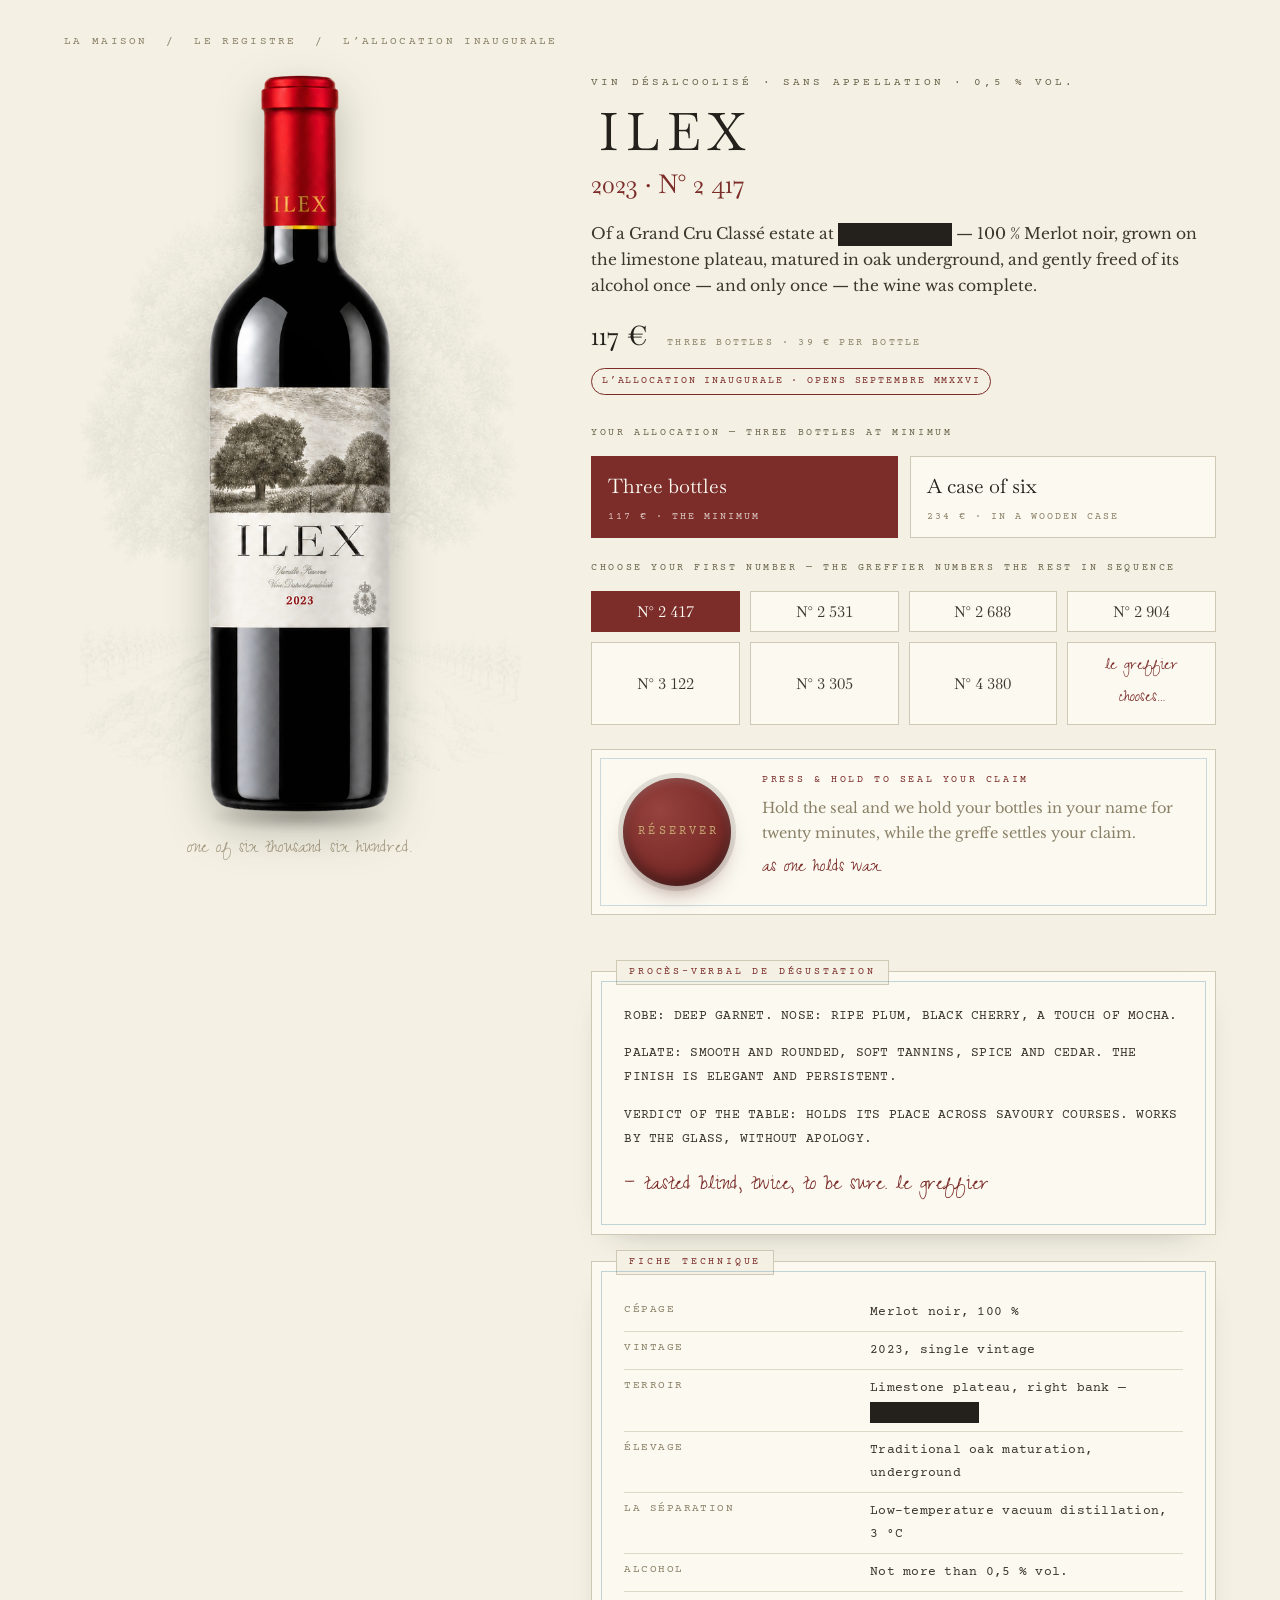
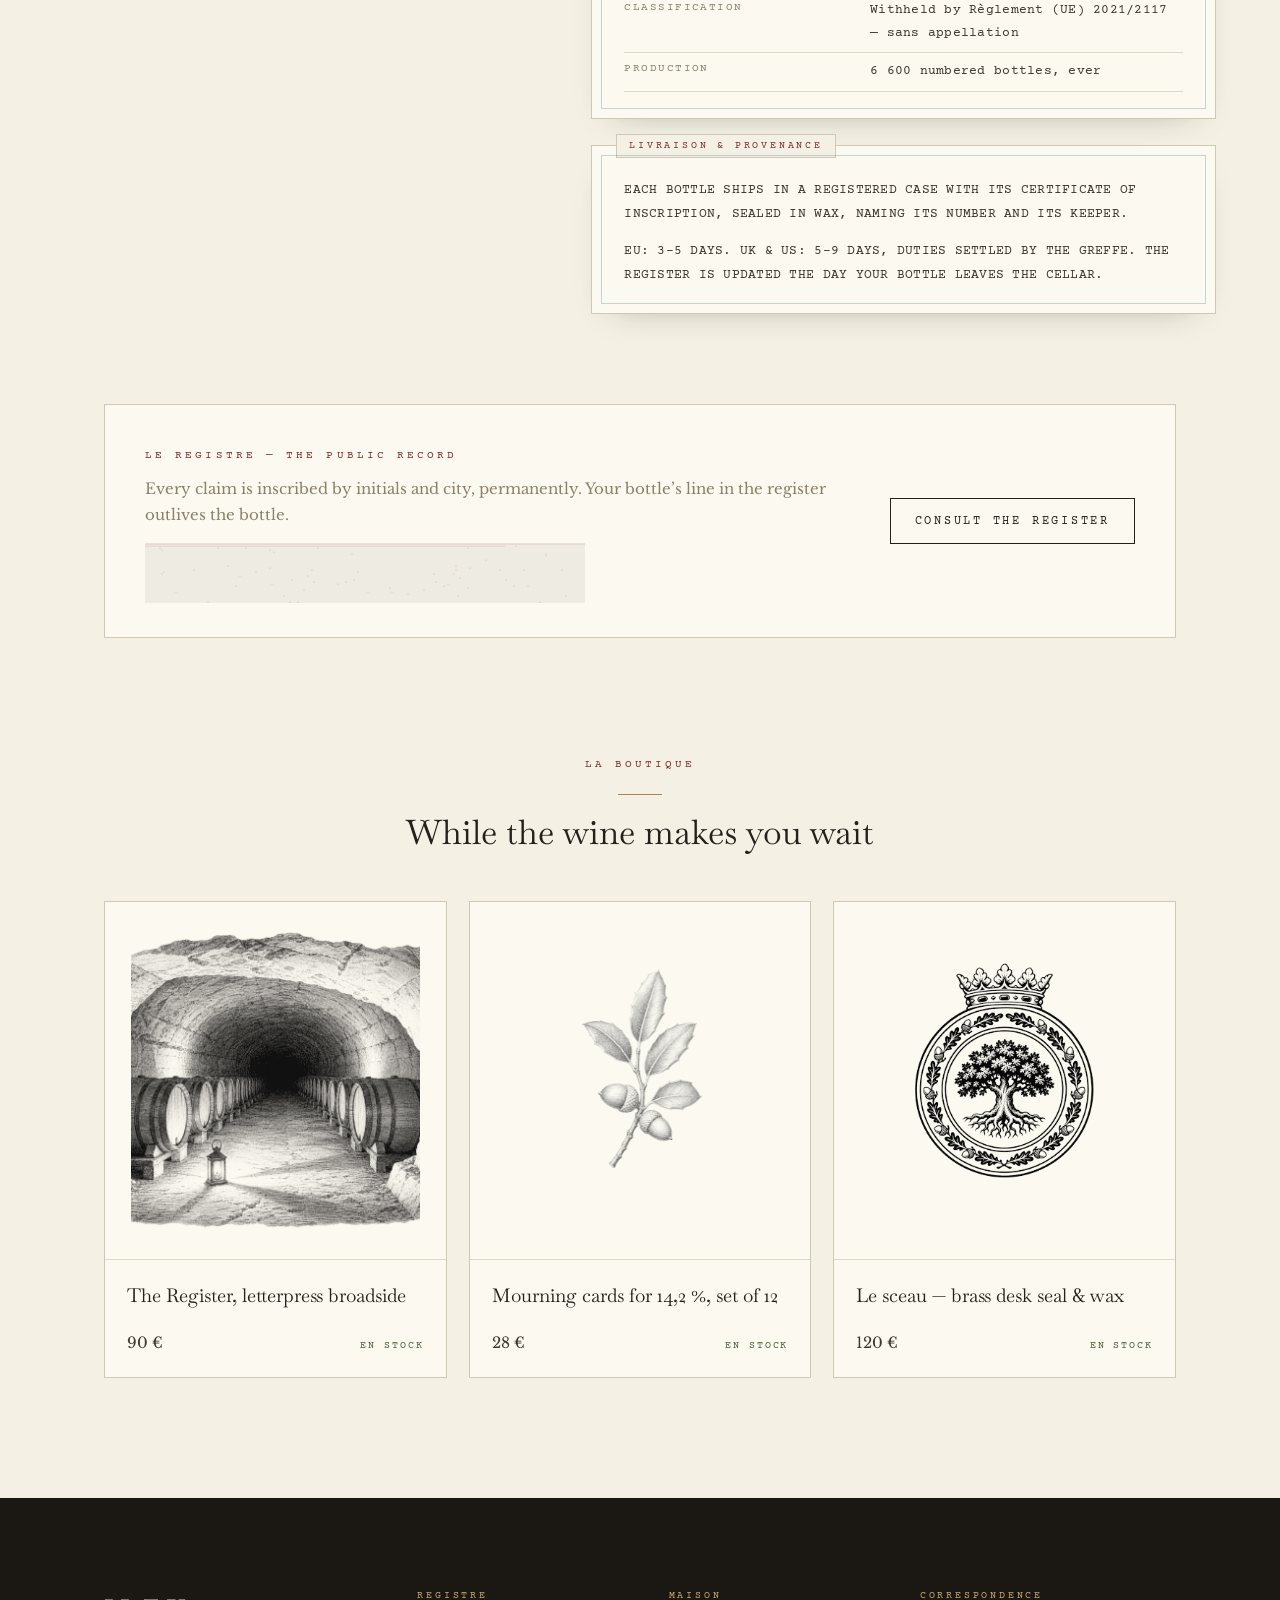
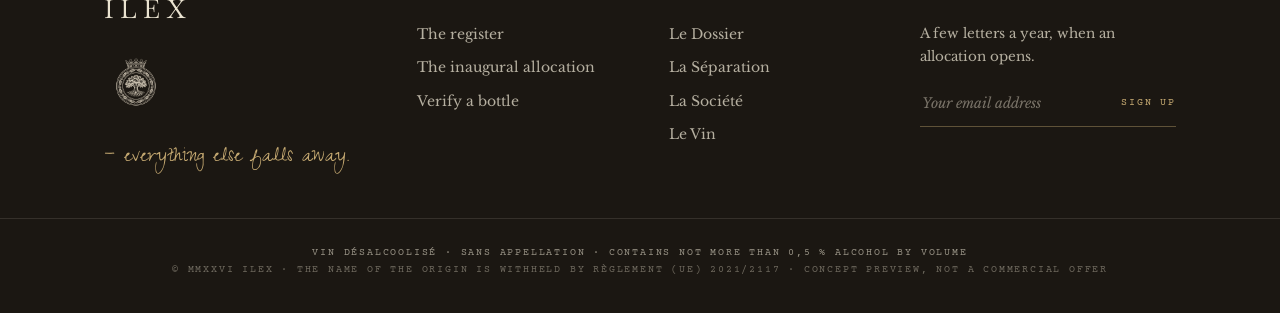
<file: pdp.html>
<!doctype html>
<html lang="en">
<head>
<meta charset="utf-8">
<meta name="viewport" content="width=device-width, initial-scale=1">
<title>Ilex 2023 — L’Allocation Inaugurale · ILEX</title>
<meta name="description" content="Ilex 2023. 100% Merlot of a classified right-bank estate, gently freed of its alcohol. Choose your number in the register of six thousand six hundred.">
<meta name="robots" content="noindex">
<link rel="preconnect" href="https://fonts.googleapis.com">
<link rel="preconnect" href="https://fonts.gstatic.com" crossorigin>
<link href="https://fonts.googleapis.com/css2?family=Baskervville:ital@0;1&family=Baskervville+SC&family=Libre+Baskerville:ital,wght@0,400;0,700;1,400&family=Zeyada&family=Courier+Prime:ital@0;1&display=swap" rel="stylesheet">
<link rel="stylesheet" href="css/site.css?v=22">
</head>
<body>

<div class="chrome" id="chrome">
<div class="annonce">L’allocation inaugurale — Septembre MMXXVI · <b>petitions now recorded</b></div>
<nav class="nav" aria-label="Principal">
  <div class="nav-inner">
    <a class="wordmark" href="index.html">ILEX</a>
    <div class="nav-links">
      <a href="index.html#dossier">Dossier</a>
      <a href="index.html#separation">Séparation</a>
      <a href="index.html#registre">Registre</a>
      <a href="index.html#societe">Société</a>
    </div>
    <div class="nav-util">
      <a class="panier" id="panier" href="#">Panier (0)</a>
      <a class="btn ghost here" href="pdp.html">Le Vin</a>
    </div>
  </div>
</nav>
</div>

<div class="crumbs" style="padding-top:34px"><a href="index.html">La Maison</a> &nbsp;/&nbsp; <a href="index.html#registre">Le Registre</a> &nbsp;/&nbsp; L’Allocation Inaugurale</div>

<main class="pdp">
  <!-- ============ GALLERY ============ -->
  <section class="stage-bottle rv" aria-label="La bouteille">
    <img class="ghost-tree" src="assets/01-tree-a.png" alt="" aria-hidden="true">
    <figure class="bottle-wrap">
      <img class="bottle" src="assets/bottle.png" alt="Ilex 2023 — the bottle">
      <i class="floor" aria-hidden="true"></i>
      <figcaption>one of six thousand six hundred.</figcaption>
    </figure>
  </section>

  <!-- ============ BUY ============ -->
  <section class="buy">
    <span class="eyebrow rv">Vin Désalcoolisé · Sans Appellation · 0,5 % vol.</span>
    <h1 class="rv">ILEX</h1>
    <div class="vintage rv">2023 · <span id="pdpChosen">N° 2 417</span></div>
    <p class="origin rv">Of a Grand Cru Classé estate at <span class="redact" title="withheld by decree">Saint-Émilion</span> — 100 % Merlot noir, grown on the limestone plateau, matured in oak underground, and gently freed of its alcohol once — and only once — the wine was complete.</p>
    <div class="price rv"><span id="priceMain">117 €</span> <small id="priceNote">three bottles · 39 € per bottle</small></div>
    <span class="alloc-chip rv">L’allocation inaugurale · opens Septembre MMXXVI</span>

    <div class="numbers rv" style="margin-top:30px">
      <span class="lbl">Your allocation — three bottles at minimum</span>
      <div class="formats">
        <button class="on" data-q="3"><span class="fq">Three bottles</span><span class="fp">117 € · the minimum</span></button>
        <button data-q="6"><span class="fq">A case of six</span><span class="fp">234 € · in a wooden case</span></button>
      </div>
    </div>

    <div class="numbers rv">
      <span class="lbl">Choose your first number — the greffier numbers the rest in sequence</span>
      <div class="numchips">
        <button data-n="2417" class="on">N° 2 417</button>
        <button data-n="2531">N° 2 531</button>
        <button data-n="2688">N° 2 688</button>
        <button data-n="2904">N° 2 904</button>
        <button data-n="3122">N° 3 122</button>
        <button data-n="3305">N° 3 305</button>
        <button data-n="4380">N° 4 380</button>
        <button data-n="clerk" class="clerk">le greffier chooses…</button>
      </div>
    </div>

    <div class="sealrow rv">
      <button class="seal-btn" id="sealBtn" style="--deg:0" aria-label="Press and hold to seal your claim">
        <span class="ring"></span>
        <span class="face"><span>Réserver</span></span>
      </button>
      <div class="txt">
        <div class="t1">Press &amp; hold to seal your claim</div>
        <div class="t2">Hold the seal and we hold your bottles in your name for twenty minutes, while the greffe settles your claim.</div>
        <span class="hand">as one holds wax.</span>
        <div class="done" id="sealDone"></div>
      </div>
    </div>

    <div class="pdp-notes">
      <div class="exhibit rv">
        <span class="tag">Procès-verbal de dégustation</span>
        <p>ROBE: DEEP GARNET. NOSE: RIPE PLUM, BLACK CHERRY, A TOUCH OF MOCHA.</p>
        <p>PALATE: SMOOTH AND ROUNDED, SOFT TANNINS, SPICE AND CEDAR. THE FINISH IS ELEGANT AND PERSISTENT.</p>
        <p>VERDICT OF THE TABLE: HOLDS ITS PLACE ACROSS SAVOURY COURSES. WORKS BY THE GLASS, WITHOUT APOLOGY.</p>
        <p class="sig">— tasted blind, twice, to be sure. le greffier</p>
      </div>
      <div class="exhibit rv">
        <span class="tag">Fiche technique</span>
        <table>
          <tr><td>Cépage</td><td>Merlot noir, 100 %</td></tr>
          <tr><td>Vintage</td><td>2023, single vintage</td></tr>
          <tr><td>Terroir</td><td>Limestone plateau, right bank — <span class="redact" title="withheld by decree">Saint-Émilion</span></td></tr>
          <tr><td>Élevage</td><td>Traditional oak maturation, underground</td></tr>
          <tr><td>La Séparation</td><td>Low-temperature vacuum distillation, 3 °C</td></tr>
          <tr><td>Alcohol</td><td>Not more than 0,5 % vol.</td></tr>
          <tr><td>Classification</td><td>Withheld by Règlement (UE) 2021/2117 — sans appellation</td></tr>
          <tr><td>Production</td><td>6 600 numbered bottles, ever</td></tr>
        </table>
      </div>
      <div class="exhibit rv">
        <span class="tag">Livraison &amp; provenance</span>
        <p>EACH BOTTLE SHIPS IN A REGISTERED CASE WITH ITS CERTIFICATE OF INSCRIPTION, SEALED IN WAX, NAMING ITS NUMBER AND ITS KEEPER.</p>
        <p>EU: 3–5 DAYS. UK &amp; US: 5–9 DAYS, DUTIES SETTLED BY THE GREFFE. THE REGISTER IS UPDATED THE DAY YOUR BOTTLE LEAVES THE CELLAR.</p>
      </div>
    </div>
  </section>
</main>

<!-- ============ REGISTER STRIP ============ -->
<section class="regstrip rv">
  <div class="inner">
    <div>
      <span class="eyebrow claret">Le Registre — the public record</span>
      <p style="margin-top:10px;font-size:15px;color:var(--taupe)">Every claim is inscribed by initials and city, permanently. Your bottle’s line in the register outlives the bottle.</p>
      <canvas id="regStrip" aria-label="Miniature of the register of four thousand"></canvas>
    </div>
    <a class="btn ghost" href="index.html#registre">Consult the register</a>
  </div>
</section>

<!-- ============ CROSS-SELL ============ -->
<section class="crosssell">
  <div class="lockup rv" style="margin-bottom:50px">
    <span class="eyebrow claret">La Boutique</span>
    <hr class="goldrule">
    <h2 style="font-size:clamp(24px,3vw,34px)">While the wine makes you wait</h2>
  </div>
  <div class="cards" style="grid-template-columns:repeat(3,1fr)">
    <a class="pcard rv" href="#">
      <div class="ph"><img src="assets/09-cellar-a.png" alt="" style="object-fit:cover;height:100%;width:100%"></div>
      <div class="info"><div class="name">The Register, letterpress broadside</div>
        <div class="meta"><span class="price">90 €</span><span class="st ok">En stock</span></div></div>
    </a>
    <a class="pcard rv d1" href="#">
      <div class="ph"><img src="assets/08-sprig-a.png" alt=""></div>
      <div class="info"><div class="name">Mourning cards for 14,2 %, set of 12</div>
        <div class="meta"><span class="price">28 €</span><span class="st ok">En stock</span></div></div>
    </a>
    <a class="pcard rv d2" href="#">
      <div class="ph"><img src="assets/07-seal-a.png" alt=""></div>
      <div class="info"><div class="name">Le sceau — brass desk seal &amp; wax</div>
        <div class="meta"><span class="price">120 €</span><span class="st ok">En stock</span></div></div>
    </a>
  </div>
</section>

<!-- ============ FOOTER ============ -->
<footer class="footer">
  <div class="footer-grid">
    <div>
      <div class="wordmark">ILEX</div>
      <img class="crest-f" src="assets/07-seal-a.png" alt="">
      <p class="sign" style="margin-top:22px">— everything else falls away.</p>
    </div>
    <div>
      <h4>Registre</h4>
      <ul>
        <li><a href="index.html#registre">The register</a></li>
        <li><a href="pdp.html">The inaugural allocation</a></li>
        <li><a href="#">Verify a bottle</a></li>
      </ul>
    </div>
    <div>
      <h4>Maison</h4>
      <ul>
        <li><a href="index.html#dossier">Le Dossier</a></li>
        <li><a href="index.html#separation">La Séparation</a></li>
        <li><a href="index.html#societe">La Société</a></li>
        <li><a href="pdp.html">Le Vin</a></li>
      </ul>
    </div>
    <div class="corr">
      <h4>Correspondence</h4>
      <p>A few letters a year, when an allocation opens.</p>
      <form class="corr-form" onsubmit="return false">
        <input type="email" placeholder="Your email address" aria-label="Email address">
        <button type="submit">Sign up</button>
      </form>
    </div>
  </div>
  <div class="footer-legal">
    <b>Vin Désalcoolisé · Sans Appellation · contains not more than 0,5 % alcohol by volume</b><br>
    © MMXXVI Ilex · the name of the origin is withheld by Règlement (UE) 2021/2117 · concept preview, not a commercial offer
  </div>
</footer>

<script src="js/site.js?v=22"></script>
</body>
</html>
</file>
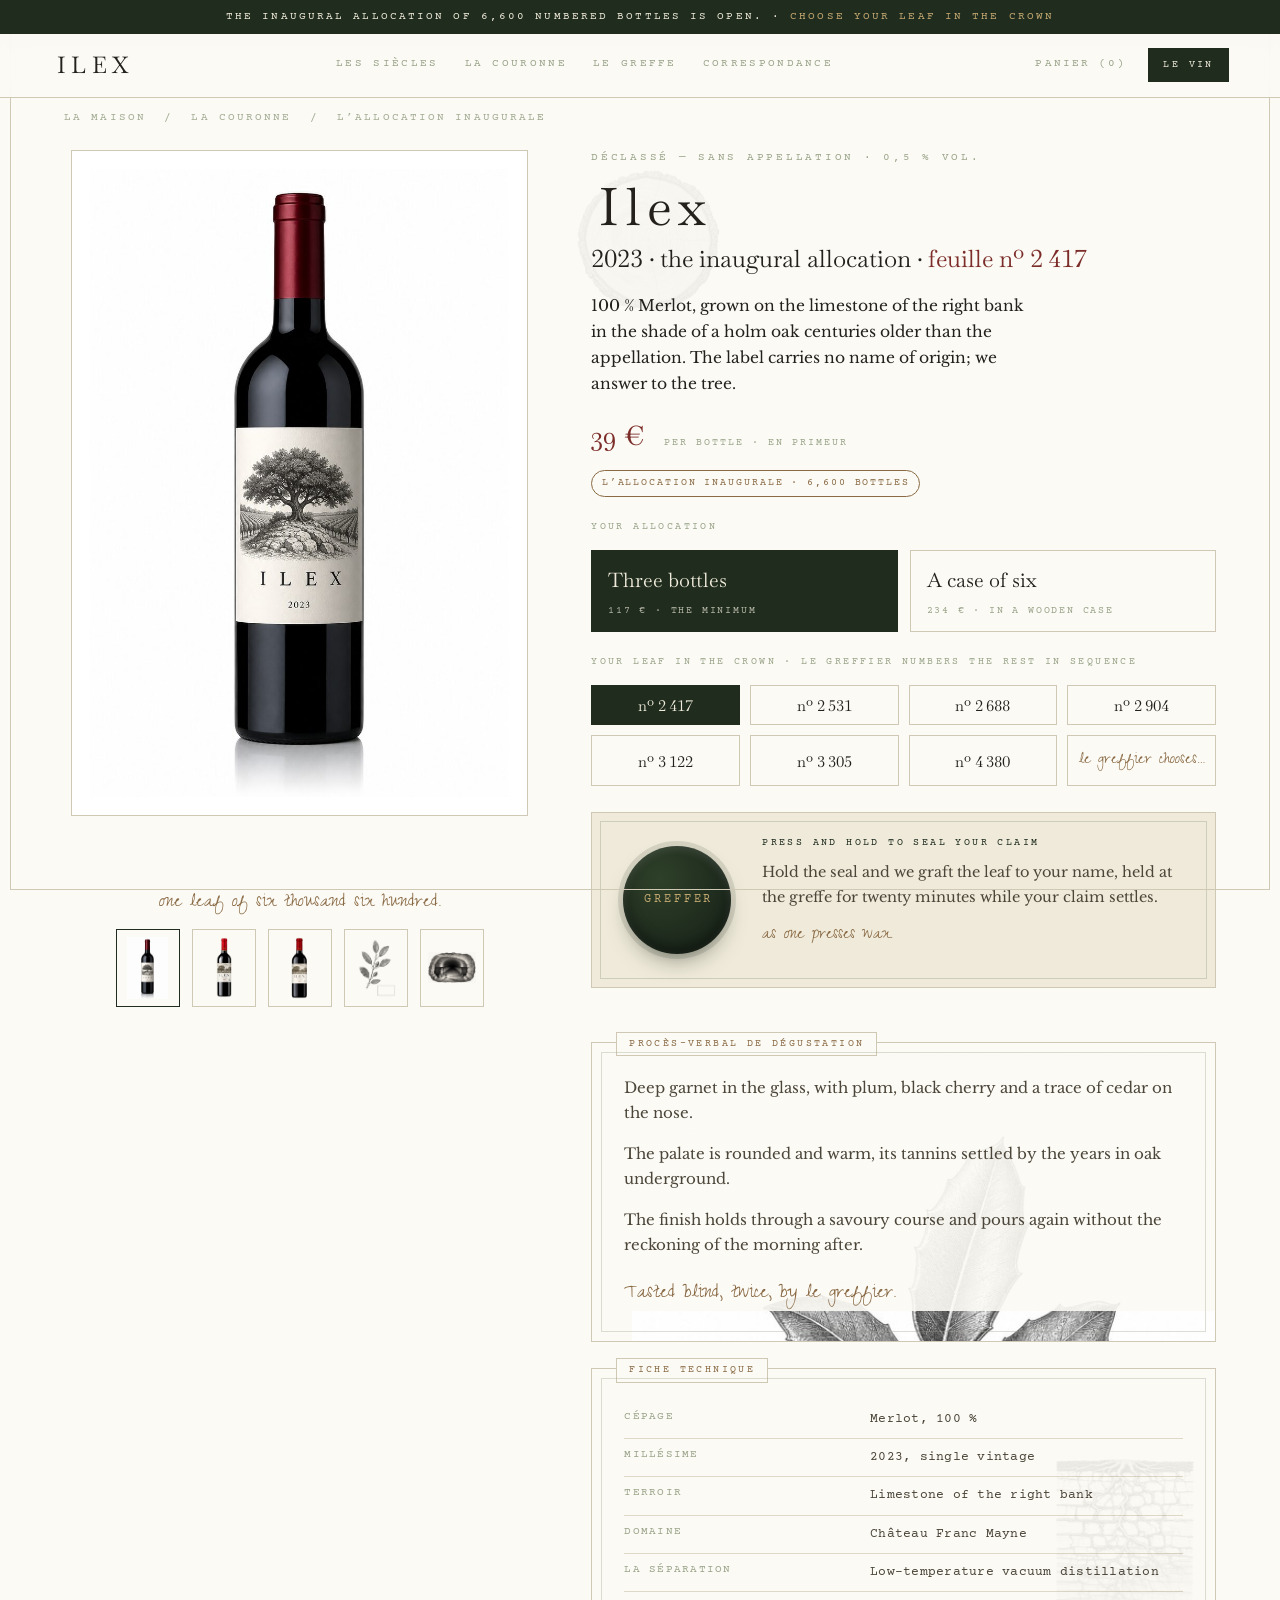
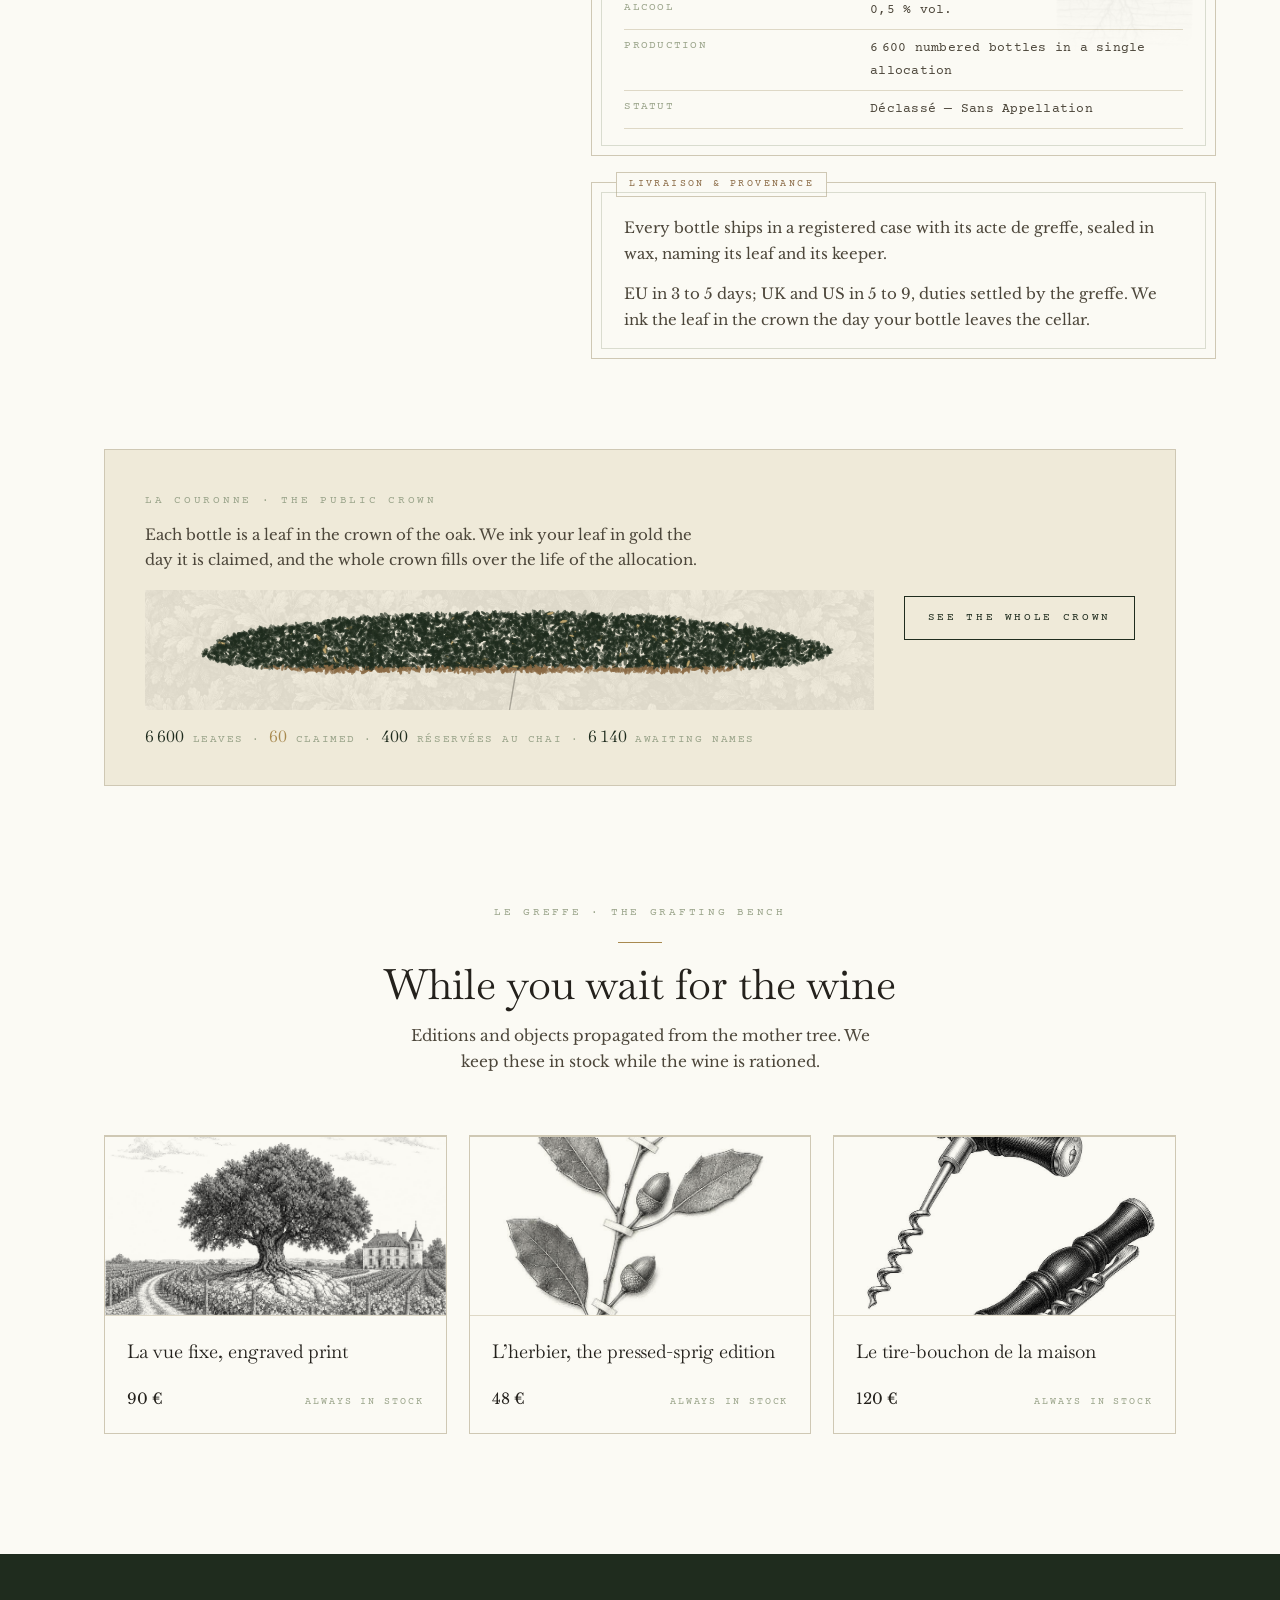
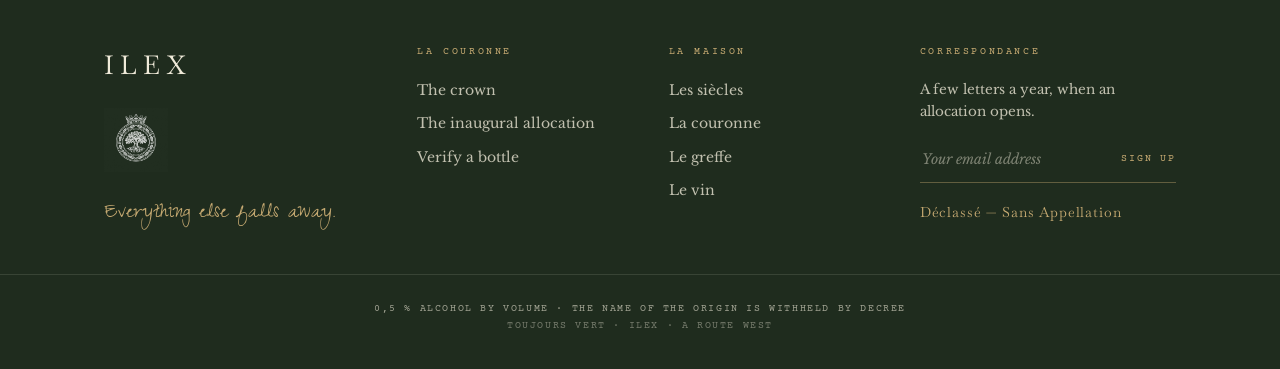
<file: tv/pdp.html>
<!doctype html>
<html lang="en">
<head>
<meta charset="utf-8">
<meta name="viewport" content="width=device-width, initial-scale=1">
<title>Ilex &middot; Le vin &middot; Toujours vert</title>
<meta name="description" content="Ilex 2023. 100% Merlot of a classified right-bank estate, gently freed of its alcohol. Choose your leaf in the crown of six thousand six hundred.">
<meta name="robots" content="noindex">
<link rel="icon" href="assets/seal-200.jpg">
<link rel="preconnect" href="https://fonts.googleapis.com">
<link rel="preconnect" href="https://fonts.gstatic.com" crossorigin>
<link href="https://fonts.googleapis.com/css2?family=Baskervville:ital@0;1&family=Baskervville+SC&family=Libre+Baskerville:ital,wght@0,400;0,700;1,400&family=Zeyada&family=Courier+Prime:ital@0;1&display=swap" rel="stylesheet">
<style>
/* ============================================================
   ILEX -- Toujours vert -- product detail page
   Tokens: crown green world. Claret marks the wine only.
   ============================================================ */
:root{
  --chalk-cold:#FBFAF4; --chalk:#EFEAD9; --crown:#1F2C1E; --lichen:#9AA48A;
  --acorn:#8A6A45; --ink:#24211C; --claret:#7C2D2A; --gold:#C6AA72; --gold-deep:#A8894F;
  --hairline:#CFC8B4; --hairline-soft:#DED8C6;
  --ease-luxe:cubic-bezier(.16,1,.3,1);
  --dur-reveal:1050ms;
  --nav-h:64px;
  --serif:'Baskervville',Baskerville,'Times New Roman',serif;
  --body:'Libre Baskerville',Baskerville,Georgia,serif;
  --sc:'Baskervville SC','Baskervville',Baskerville,serif;
  --mono:'Courier Prime','Courier New',Courier,monospace;
  --hand:'Zeyada',cursive;
  color-scheme:only light;
}
*{box-sizing:border-box;margin:0;padding:0}
html{scroll-behavior:smooth}
body{background:var(--chalk-cold);color:var(--ink);font-family:var(--body);
  font-size:16.5px;line-height:1.68;overflow-x:hidden;-webkit-font-smoothing:antialiased}
::selection{background:var(--crown);color:var(--chalk)}
img{max-width:100%;display:block}
a{color:inherit;text-decoration:none}
button{font:inherit;color:inherit;background:none;border:none;cursor:pointer}
:focus-visible{outline:2px solid var(--gold-deep);outline-offset:3px}
h1,h2,h3{font-family:var(--serif);font-weight:400;color:var(--ink);line-height:1.14}
em{font-style:italic}
.num{font-variant-numeric:tabular-nums lining-nums}

/* inset keyline frame */
.frame{position:fixed;inset:10px;border:1px solid var(--hairline);pointer-events:none;z-index:70}

.dia{display:inline-block;width:7px;height:7px;background:var(--ink);transform:rotate(45deg);
  margin:0 12px;vertical-align:middle}

/* reveals */
.rv{opacity:.001;transform:translateY(24px);
  transition:opacity var(--dur-reveal) var(--ease-luxe),transform var(--dur-reveal) var(--ease-luxe)}
.rv.in{opacity:1;transform:none}
.rv.d1{transition-delay:.1s}.rv.d2{transition-delay:.2s}

.eyebrow{font-family:var(--mono);font-size:10.5px;letter-spacing:.26em;text-transform:uppercase;color:var(--lichen)}
.goldrule{width:44px;height:1px;background:var(--gold-deep);border:none}

/* buttons */
.btn{display:inline-block;font-family:var(--mono);font-size:11px;letter-spacing:.24em;
  text-transform:uppercase;padding:1.1em 2.1em 1em;border:1px solid var(--crown);
  color:var(--crown);transition:background .4s var(--ease-luxe),color .4s var(--ease-luxe),border-color .4s var(--ease-luxe);
  text-align:center;background:transparent}
.btn:hover,.btn:focus-visible{background:var(--crown);color:var(--chalk);border-color:var(--crown)}

/* ============ announcement + nav ============ */
.chrome{position:fixed;top:0;left:0;right:0;z-index:80}
.annonce{background:var(--crown);color:var(--chalk);text-align:center;
  font-family:var(--mono);font-size:10.5px;letter-spacing:.2em;text-transform:uppercase;
  padding:9px 16px 7px}
.annonce b{color:var(--gold);font-weight:400}
.nav{height:var(--nav-h);display:flex;align-items:center;
  background:rgba(251,250,244,.9);backdrop-filter:blur(12px);-webkit-backdrop-filter:blur(12px);
  border-bottom:1px solid var(--hairline)}
.nav-inner{max-width:1320px;margin:0 auto;padding:0 4vw;width:100%;display:flex;align-items:center;gap:34px}
.nav .wordmark{font-family:var(--serif);font-size:23px;letter-spacing:.24em;text-indent:.24em;color:var(--ink)}
.nav-links{display:flex;gap:26px;flex:1;justify-content:center}
.nav-links a{font-family:var(--mono);font-size:10.5px;letter-spacing:.22em;text-transform:uppercase;
  color:var(--lichen);transition:color .3s;padding:6px 0}
.nav-links a:hover{color:var(--crown)}
.nav-util{display:flex;align-items:center;gap:22px}
.nav-util .panier{font-family:var(--mono);font-size:10.5px;letter-spacing:.2em;text-transform:uppercase;color:var(--lichen)}
.nav-util .btn{padding:.8em 1.4em .7em;font-size:10px}
.nav-util .btn.here{background:var(--crown);color:var(--chalk)}
@media(max-width:980px){.nav-links{display:none}}

/* ============ crumbs ============ */
.crumbs{max-width:1300px;margin:0 auto;padding:calc(var(--nav-h) + 46px) 5vw 0;font-family:var(--mono);
  font-size:10.5px;letter-spacing:.2em;text-transform:uppercase;color:var(--lichen)}
.crumbs a:hover{color:var(--crown)}

/* ============ PDP grid ============ */
.pdp{max-width:1300px;margin:0 auto;padding:22px 5vw 90px;display:grid;
  grid-template-columns:.86fr 1.14fr;gap:56px;align-items:start}
@media(max-width:900px){.pdp{grid-template-columns:1fr;gap:36px}}

/* ---- stage / gallery ---- */
.stage-bottle{position:sticky;top:calc(var(--nav-h) + 22px);display:flex;flex-direction:column;
  align-items:center}
.stage-frame{position:relative;width:100%;display:flex;align-items:flex-end;justify-content:center;
  min-height:640px;padding-bottom:64px}
.stage-bottle .ghost-plate{position:absolute;left:50%;top:46%;transform:translate(-50%,-50%);
  height:112%;opacity:.08;mix-blend-mode:multiply;pointer-events:none}
.stage-bottle .bottle-wrap{position:relative}
.stage-bottle .bottle{position:relative;z-index:2;height:min(78vh,720px);width:auto;
  filter:drop-shadow(0 18px 22px rgba(31,44,30,.26))}
.stage-bottle .plate-fill{position:relative;z-index:2;height:min(74vh,680px);width:auto;
  mix-blend-mode:multiply}
.stage-bottle .photo-card{position:relative;z-index:2;border:1px solid var(--hairline);
  background:#FFFFFF;padding:18px;display:block;height:min(74vh,680px);width:auto}
.stage-bottle .floor{position:absolute;bottom:-24px;left:50%;transform:translateX(-50%);
  width:150%;height:42px;z-index:1;filter:blur(3px);
  background:radial-gradient(50% 50% at 50% 50%,rgba(31,44,30,.28),rgba(31,44,30,0) 68%)}
.stage-bottle .floor.off{display:none}
.stage-bottle figcaption{margin-top:6px;font-family:var(--hand);font-size:22px;color:var(--acorn);
  text-align:center}
.thumbs{display:flex;gap:12px;justify-content:center;margin-top:6px}
.thumbs button{width:64px;height:78px;border:1px solid var(--hairline);background:var(--chalk-cold);
  display:flex;align-items:center;justify-content:center;padding:7px;transition:border-color .3s}
.thumbs button:hover{border-color:var(--acorn)}
.thumbs button.on{border-color:var(--crown)}
.thumbs button img{max-height:100%;max-width:100%;object-fit:contain;mix-blend-mode:multiply}
.thumbs button.tbottle img{mix-blend-mode:normal}

/* ---- buy column ---- */
.buy{position:relative}
.buy .eyebrow{display:block}
.buy h1{font-size:clamp(38px,4.2vw,52px);letter-spacing:.14em;text-indent:.14em;margin:10px 0 2px;position:relative;z-index:1}
.buy .vintage-ghost{position:absolute;left:-18px;top:16px;width:150px;height:150px;opacity:.07;
  mix-blend-mode:multiply;pointer-events:none;z-index:0}
.buy .vintage{font-family:var(--serif);font-size:24px;color:var(--ink);position:relative;z-index:1}
.buy .vintage b{color:var(--claret);font-weight:400}
.buy .origin{margin:14px 0 4px;font-size:15.5px;max-width:40ch}
.buy .price{font-family:var(--serif);font-size:27px;color:var(--claret);margin:16px 0 2px}
.buy .price small{font-family:var(--mono);font-size:10px;letter-spacing:.2em;text-transform:uppercase;
  color:var(--lichen);margin-left:12px}
.alloc-chip{display:inline-block;font-family:var(--mono);font-size:9.5px;letter-spacing:.2em;
  text-transform:uppercase;color:var(--acorn);border:1px solid var(--acorn);border-radius:999px;
  padding:.5em 1em .4em;margin-top:10px}

.numbers{margin-top:22px}
.numbers .lbl{font-family:var(--mono);font-size:10px;letter-spacing:.24em;text-transform:uppercase;
  color:var(--lichen);margin-bottom:14px;display:block}
.formats{display:grid;grid-template-columns:1fr 1fr;gap:12px}
.formats button{border:1px solid var(--hairline);background:var(--chalk-cold);padding:13px 16px 11px;
  text-align:left;transition:border-color .25s,background .25s}
.formats button .fq{font-family:var(--serif);font-size:20px;color:var(--ink);display:block}
.formats button .fp{font-family:var(--mono);font-size:10px;letter-spacing:.18em;text-transform:uppercase;
  color:var(--lichen);display:block;margin-top:6px}
.formats button:hover{border-color:var(--crown)}
.formats button.on{border-color:var(--crown);background:var(--crown)}
.formats button.on .fq{color:var(--chalk)}
.formats button.on .fp{color:rgba(239,234,217,.72)}

.numchips{display:grid;grid-template-columns:repeat(4,1fr);gap:10px}
.numchips button{width:100%;font-family:var(--serif);font-size:15px;font-variant-numeric:tabular-nums;
  border:1px solid var(--hairline);padding:.5em .5em .4em;background:var(--chalk-cold);
  transition:border-color .25s,color .25s,background .25s}
.numchips button:hover{border-color:var(--crown);color:var(--crown)}
.numchips button.on{background:var(--crown);border-color:var(--crown);color:var(--chalk)}
.numchips button.clerk{font-family:var(--hand);font-size:19px;color:var(--acorn)}
.numchips button.clerk.on{color:var(--chalk)}

/* ---- press-and-hold seal ---- */
.sealrow{display:grid;grid-template-columns:auto 1fr;gap:26px;align-items:center;margin-top:26px;
  border:1px solid var(--hairline);background:var(--chalk);padding:22px 26px;position:relative}
.sealrow::after{content:"";position:absolute;inset:8px;border:1px solid rgba(154,164,138,.4);pointer-events:none}
@media(max-width:520px){.sealrow{grid-template-columns:1fr;justify-items:center;text-align:center}}
.seal-btn{position:relative;width:118px;height:118px;border-radius:50%;user-select:none;
  -webkit-user-select:none;touch-action:none;display:grid;place-items:center;z-index:2}
.seal-btn .ring{position:absolute;inset:0;border-radius:50%;
  background:conic-gradient(var(--gold) calc(var(--deg)*1deg),rgba(31,44,30,.12) 0)}
.seal-btn .face{position:absolute;inset:5px;border-radius:50%;
  background:radial-gradient(circle at 34% 30%,#2E4029,var(--crown) 58%,#141d13 100%);
  box-shadow:inset 0 3px 8px rgba(255,255,255,.14),inset 0 -6px 14px rgba(0,0,0,.42),
    0 12px 26px -12px rgba(20,29,19,.7);
  display:grid;place-items:center;color:var(--gold);transition:transform .18s}
.seal-btn:active .face{transform:scale(.96)}
.seal-btn .face span{font-family:var(--mono);font-size:12px;letter-spacing:.24em;text-indent:.24em;text-transform:uppercase}
.seal-btn.sealed .face{animation:sealthunk .5s cubic-bezier(.6,0,.3,1.3)}
@keyframes sealthunk{0%{transform:scale(1.5);filter:brightness(1.3)}70%{transform:scale(.93)}100%{transform:scale(1)}}
.sealrow .txt .t1{font-family:var(--mono);font-size:10px;letter-spacing:.24em;text-transform:uppercase;
  color:var(--crown);margin-bottom:8px}
.sealrow .txt .t2{font-size:14.5px;color:#4c463a}
.sealrow .txt .hand{display:block;margin-top:10px;font-size:20px;font-family:var(--hand);color:var(--acorn)}
.sealrow .done{font-family:var(--serif);font-style:italic;font-size:18px;color:var(--crown);
  margin-top:12px;opacity:0;transition:opacity .8s var(--ease-luxe)}
.sealrow .done.on{opacity:1}
.sealrow .done .g{color:var(--claret)}
.sealrow .done .hand{display:inline;margin:0;font-size:19px;color:var(--acorn)}

/* ---- exhibits (herbarium sheets) ---- */
.pdp-notes{margin-top:54px;display:flex;flex-direction:column;gap:26px}
.exhibit{background:var(--chalk-cold);border:1px solid var(--hairline);padding:32px 32px 26px;
  position:relative;font-family:var(--mono);font-size:12.5px;line-height:1.85;letter-spacing:.02em;
  color:#4c463a}
.exhibit::after{content:"";position:absolute;inset:9px;border:1px solid rgba(154,164,138,.35);pointer-events:none}
.exhibit.herb{background:
  linear-gradient(rgba(251,250,244,.9),rgba(251,250,244,.9)),
  url("assets/sprig.jpg");
  background-size:cover;background-position:right -40px top -30px;background-repeat:no-repeat}
.exhibit .tag{position:absolute;top:-11px;left:24px;background:var(--chalk-cold);padding:2px 12px;
  border:1px solid var(--hairline);font-size:10px;letter-spacing:.24em;text-transform:uppercase;color:var(--acorn)}
.exhibit p{margin-bottom:1em}
.exhibit p:last-child{margin:0}
.exhibit .sig{font-family:var(--hand);font-size:23px;color:var(--acorn);letter-spacing:0;text-transform:none}
.exhibit table{width:100%;border-collapse:collapse;font-family:var(--mono);font-size:12.5px}
.exhibit td{padding:7px 0;border-bottom:1px solid var(--hairline-soft);vertical-align:top}
.exhibit td:first-child{color:var(--lichen);letter-spacing:.12em;text-transform:uppercase;
  font-size:10.5px;width:44%;padding-right:14px}
.exhibit .plain{font-family:var(--body);font-size:15px;letter-spacing:0;text-transform:none;line-height:1.7}
.exhibit .fiche-ghost{position:absolute;right:18px;top:50%;transform:translateY(-50%);height:78%;
  max-height:220px;width:auto;opacity:.1;mix-blend-mode:multiply;pointer-events:none}
@media(max-width:900px){.exhibit .fiche-ghost{display:none}}

/* ============ mini couronne strip ============ */
.crownstrip{max-width:1200px;margin:0 auto 110px;padding:0 5vw}
.crownstrip .inner{border:1px solid var(--hairline);background:var(--chalk);padding:34px 40px;
  display:grid;grid-template-columns:1fr auto;gap:30px;align-items:center}
@media(max-width:760px){.crownstrip .inner{grid-template-columns:1fr}}
.crownstrip .lbl-line{margin-top:10px;font-size:15px;color:#4c463a;max-width:52ch}
.crownstrip .strip-wrap{position:relative;margin-top:18px}
.crownstrip .strip-ground{position:absolute;inset:0;width:100%;height:100%;object-fit:cover;
  opacity:.08;pointer-events:none}
.crownstrip canvas{position:relative;width:100%;height:120px;display:block}
.crownstrip .counts{font-family:var(--mono);font-size:11px;letter-spacing:.14em;text-transform:uppercase;
  color:var(--lichen);margin-top:14px}
.crownstrip .counts b{font-family:var(--serif);font-size:16px;color:var(--crown);font-weight:400;letter-spacing:0}
.crownstrip .counts .g{color:var(--gold-deep)}

/* ============ cross-sell ============ */
.crosssell{max-width:1200px;margin:0 auto;padding:0 5vw 120px}
.lockup{text-align:center;margin-bottom:60px}
.lockup .goldrule{margin:18px auto}
.lockup h2{font-size:clamp(28px,3.6vw,42px)}
.lockup p{max-width:44ch;margin:14px auto 0;font-size:15.5px;color:#4c463a}
.cards{display:grid;grid-template-columns:repeat(3,1fr);gap:22px}
@media(max-width:1000px){.cards{grid-template-columns:1fr 1fr}}
@media(max-width:560px){.cards{grid-template-columns:1fr}}
.pcard{background:var(--chalk-cold);border:1px solid var(--hairline);display:flex;flex-direction:column;
  transition:transform .4s var(--ease-luxe),box-shadow .4s var(--ease-luxe)}
.pcard:hover{transform:translateY(-4px);box-shadow:0 22px 44px -26px rgba(31,44,30,.4)}
.pcard .ph{height:180px;overflow:hidden;display:block;
  border-top:1px solid var(--hairline);border-bottom:1px solid var(--hairline-soft);background:var(--chalk-cold)}
.pcard .ph img{width:100%;height:100%;object-fit:cover;mix-blend-mode:multiply}
.pcard .info{padding:20px 22px 22px;display:flex;flex-direction:column;gap:8px;flex:1}
.pcard .name{font-family:var(--serif);font-size:19px;color:var(--ink)}
.pcard .meta{display:flex;justify-content:space-between;align-items:baseline;margin-top:auto;padding-top:10px}
.pcard .price{font-family:var(--body);font-size:15px;color:var(--ink)}
.pcard .st{font-family:var(--mono);font-size:9.5px;letter-spacing:.2em;text-transform:uppercase;color:var(--lichen)}

/* ============ footer ============ */
.footer{background:var(--crown);color:rgba(239,234,217,.78);font-size:14px}
.footer-grid{max-width:1200px;margin:0 auto;padding:90px 5vw 40px;display:grid;
  grid-template-columns:1.3fr 1fr 1fr 1.2fr;gap:44px}
@media(max-width:900px){.footer-grid{grid-template-columns:1fr 1fr}}
@media(max-width:560px){.footer-grid{grid-template-columns:1fr}}
.footer .wordmark{font-family:var(--serif);font-size:26px;letter-spacing:.24em;color:var(--chalk)}
.footer .crest-f{height:64px;margin:20px 0 0;filter:invert(1);opacity:.8;mix-blend-mode:screen}
.footer h4{font-family:var(--mono);font-size:10px;letter-spacing:.26em;text-transform:uppercase;
  color:var(--gold);font-weight:400;margin-bottom:18px}
.footer ul{list-style:none}
.footer li{margin-bottom:10px}
.footer a:hover{color:var(--gold)}
.footer .corr p{margin-bottom:20px;font-size:13.5px}
.corr-form{display:flex;align-items:flex-end;gap:16px;border-bottom:1px solid rgba(198,170,114,.4);padding-bottom:8px}
.corr-form input{flex:1;min-width:0;background:none;border:none;color:var(--chalk);
  font-family:var(--body);font-style:italic;font-size:14px;padding:6px 2px;outline:none}
.corr-form input::placeholder{color:rgba(239,234,217,.45)}
.corr-form button{flex-shrink:0;font-family:var(--mono);font-size:10px;letter-spacing:.18em;
  text-transform:uppercase;color:var(--gold);padding:6px 0 6px 8px}
.corr-form button:hover{color:var(--chalk)}
.footer .sign{font-family:var(--hand);font-size:24px;color:var(--gold)}
.footer-legal{border-top:1px solid rgba(239,234,217,.12);padding:26px 5vw 34px;text-align:center;
  font-family:var(--mono);font-size:10px;letter-spacing:.16em;text-transform:uppercase;color:rgba(239,234,217,.42)}
.footer-legal b{color:rgba(239,234,217,.62);font-weight:400}
.footer .locked{font-family:var(--serif);letter-spacing:.06em;color:var(--gold);font-size:14px;
  margin-top:2vh;text-transform:none}

@media(max-width:560px){
  .numchips{grid-template-columns:repeat(3,1fr)}
  .stage-bottle .bottle{height:min(56vh,440px)}
  .thumbs{gap:8px}
  .thumbs button{width:56px;height:68px;padding:5px}
}

@media (prefers-reduced-motion:reduce){
  html{scroll-behavior:auto}
  .rv{opacity:1;transform:none;transition:none}
  .seal-btn.sealed .face{animation:none}
}
</style>
</head>
<body>

<div class="frame"></div>

<div class="chrome" id="chrome">
  <div class="annonce">The inaugural allocation of 6,600 numbered bottles is open. &middot; <b>choose your leaf in the crown</b></div>
  <nav class="nav" aria-label="Principal">
    <div class="nav-inner">
      <a class="wordmark" href="index.html">ILEX</a>
      <div class="nav-links">
        <a href="index.html#siecles">Les si&egrave;cles</a>
        <a href="index.html#couronne">La couronne</a>
        <a href="index.html#greffe">Le greffe</a>
        <a href="index.html#correspondance">Correspondance</a>
      </div>
      <div class="nav-util">
        <a class="panier" id="panier" href="#">Panier (0)</a>
        <a class="btn here" href="pdp.html">Le vin</a>
      </div>
    </div>
  </nav>
</div>

<div class="crumbs"><a href="index.html">La maison</a> &nbsp;/&nbsp; <a href="index.html#couronne">La couronne</a> &nbsp;/&nbsp; L&rsquo;allocation inaugurale</div>

<main class="pdp">
  <!-- ============ STAGE / GALLERY ============ -->
  <section class="stage-bottle" aria-label="La bouteille">
    <div class="stage-frame">
      <img class="ghost-plate" id="ghostPlate" src="assets/tree.jpg" alt="" aria-hidden="true">
      <figure class="bottle-wrap" style="margin:0">
        <img class="photo-card" id="stageImg" src="assets/bottle-clean.jpg" alt="Ilex 2023, the bottle">
        <i class="floor off" aria-hidden="true"></i>
      </figure>
    </div>
    <figcaption id="stageCap">one leaf of six thousand six hundred.</figcaption>
    <div class="thumbs" role="group" aria-label="Views">
      <button class="tbottle on" data-view="clean" aria-label="The bottle"><img src="assets/bottle-clean.jpg" alt=""></button>
      <button class="tbottle" data-view="bottle" aria-label="The bottle, studio cutout"><img src="assets/bottle.png" alt=""></button>
      <button class="tbottle" data-view="alt" aria-label="The bottle, second view"><img src="assets/bottle-alt.png" alt=""></button>
      <button data-view="sprig" aria-label="The herbarium sheet"><img src="assets/herbier.jpg" alt=""></button>
      <button data-view="cellar" aria-label="The cellar"><img src="assets/cellar.jpg" alt=""></button>
    </div>
  </section>

  <!-- ============ BUY ============ -->
  <section class="buy">
    <span class="eyebrow rv">D&eacute;class&eacute; &mdash; Sans Appellation &middot; 0,5 % vol.</span>
    <h1 class="rv">Ilex</h1>
    <img class="vintage-ghost" src="assets/cernes.jpg" alt="" aria-hidden="true">
    <div class="vintage rv num">2023 &middot; the inaugural allocation &middot; <b id="pdpChosen">feuille n&ordm; 2&thinsp;417</b></div>
    <p class="origin rv">100 % Merlot, grown on the limestone of the right bank in the shade of a holm oak centuries older than the appellation. The label carries no name of origin; we answer to the tree.</p>
    <div class="price rv"><span id="priceMain">39 &euro;</span> <small id="priceNote">per bottle &middot; en primeur</small></div>
    <span class="alloc-chip rv">L&rsquo;allocation inaugurale &middot; 6,600 bottles</span>

    <div class="numbers rv">
      <span class="lbl">Your allocation</span>
      <div class="formats">
        <button class="on" data-q="3"><span class="fq">Three bottles</span><span class="fp">117 &euro; &middot; the minimum</span></button>
        <button data-q="6"><span class="fq">A case of six</span><span class="fp">234 &euro; &middot; in a wooden case</span></button>
      </div>
    </div>

    <div class="numbers rv">
      <span class="lbl">Your leaf in the crown &middot; le greffier numbers the rest in sequence</span>
      <div class="numchips">
        <button data-n="2417" class="on">n&ordm; 2&thinsp;417</button>
        <button data-n="2531">n&ordm; 2&thinsp;531</button>
        <button data-n="2688">n&ordm; 2&thinsp;688</button>
        <button data-n="2904">n&ordm; 2&thinsp;904</button>
        <button data-n="3122">n&ordm; 3&thinsp;122</button>
        <button data-n="3305">n&ordm; 3&thinsp;305</button>
        <button data-n="4380">n&ordm; 4&thinsp;380</button>
        <button data-n="clerk" class="clerk">le greffier chooses&hellip;</button>
      </div>
    </div>

    <div class="sealrow rv">
      <button class="seal-btn" id="sealBtn" style="--deg:0" aria-label="Press and hold to seal your claim">
        <span class="ring"></span>
        <span class="face"><span>Greffer</span></span>
      </button>
      <div class="txt">
        <div class="t1">Press and hold to seal your claim</div>
        <div class="t2">Hold the seal and we graft the leaf to your name, held at the greffe for twenty minutes while your claim settles.</div>
        <span class="hand">as one presses wax.</span>
        <div class="done" id="sealDone"></div>
      </div>
    </div>

    <div class="pdp-notes">
      <div class="exhibit herb rv">
        <span class="tag">Proc&egrave;s-verbal de d&eacute;gustation</span>
        <p class="plain">Deep garnet in the glass, with plum, black cherry and a trace of cedar on the nose.</p>
        <p class="plain">The palate is rounded and warm, its tannins settled by the years in oak underground.</p>
        <p class="plain">The finish holds through a savoury course and pours again without the reckoning of the morning after.</p>
        <p class="sig">Tasted blind, twice, by le greffier.</p>
      </div>
      <div class="exhibit rv">
        <span class="tag">Fiche technique</span>
        <img class="fiche-ghost" src="assets/racines.jpg" alt="" aria-hidden="true">
        <table>
          <tr><td>C&eacute;page</td><td>Merlot, 100 %</td></tr>
          <tr><td>Mill&eacute;sime</td><td>2023, single vintage</td></tr>
          <tr><td>Terroir</td><td>Limestone of the right bank</td></tr>
          <tr><td>Domaine</td><td>Ch&acirc;teau Franc Mayne</td></tr>
          <tr><td>La s&eacute;paration</td><td>Low-temperature vacuum distillation</td></tr>
          <tr><td>Alcool</td><td>0,5 % vol.</td></tr>
          <tr><td>Production</td><td>6&thinsp;600 numbered bottles in a single allocation</td></tr>
          <tr><td>Statut</td><td>D&eacute;class&eacute; &mdash; Sans Appellation</td></tr>
        </table>
      </div>
      <div class="exhibit rv">
        <span class="tag">Livraison &amp; provenance</span>
        <p class="plain">Every bottle ships in a registered case with its acte de greffe, sealed in wax, naming its leaf and its keeper.</p>
        <p class="plain">EU in 3 to 5 days; UK and US in 5 to 9, duties settled by the greffe. We ink the leaf in the crown the day your bottle leaves the cellar.</p>
      </div>
    </div>
  </section>
</main>

<!-- ============ MINI COURONNE STRIP ============ -->
<section class="crownstrip rv">
  <div class="inner">
    <div>
      <span class="eyebrow">La couronne &middot; the public crown</span>
      <p class="lbl-line">Each bottle is a leaf in the crown of the oak. We ink your leaf in gold the day it is claimed, and the whole crown fills over the life of the allocation.</p>
      <div class="strip-wrap">
        <img class="strip-ground" src="assets/couronne-plate.jpg" alt="" aria-hidden="true">
        <canvas id="crownStrip" aria-label="A band of the crown of six thousand six hundred leaves"></canvas>
      </div>
      <div class="counts num"><b id="csTotal">6&thinsp;600</b> leaves &middot; <b class="g" id="csClaimed">60</b> claimed &middot; <b id="csChai">400</b> r&eacute;serv&eacute;es au chai &middot; <b id="csWait">6&thinsp;140</b> awaiting names</div>
    </div>
    <a class="btn" href="index.html#couronne">See the whole crown</a>
  </div>
</section>

<!-- ============ CROSS-SELL ============ -->
<section class="crosssell">
  <div class="lockup rv">
    <span class="eyebrow">Le greffe &middot; the grafting bench</span>
    <hr class="goldrule">
    <h2>While you wait for the wine</h2>
    <p>Editions and objects propagated from the mother tree. We keep these in stock while the wine is rationed.</p>
  </div>
  <div class="cards">
    <a class="pcard rv" href="#">
      <div class="ph"><img src="assets/vue-2023.jpg" alt=""></div>
      <div class="info"><div class="name">La vue fixe, engraved print</div>
        <div class="meta"><span class="price">90 &euro;</span><span class="st">always in stock</span></div></div>
    </a>
    <a class="pcard rv d1" href="#">
      <div class="ph"><img src="assets/herbier.jpg" alt=""></div>
      <div class="info"><div class="name">L&rsquo;herbier, the pressed-sprig edition</div>
        <div class="meta"><span class="price">48 &euro;</span><span class="st">always in stock</span></div></div>
    </a>
    <a class="pcard rv d2" href="#">
      <div class="ph"><img src="assets/tirebouchon.jpg" alt=""></div>
      <div class="info"><div class="name">Le tire-bouchon de la maison</div>
        <div class="meta"><span class="price">120 &euro;</span><span class="st">always in stock</span></div></div>
    </a>
  </div>
</section>

<!-- ============ FOOTER ============ -->
<footer class="footer">
  <div class="footer-grid">
    <div>
      <div class="wordmark">ILEX</div>
      <img class="crest-f" src="assets/seal.jpg" alt="">
      <p class="sign" style="margin-top:22px">Everything else falls away.</p>
    </div>
    <div>
      <h4>La couronne</h4>
      <ul>
        <li><a href="index.html#couronne">The crown</a></li>
        <li><a href="pdp.html">The inaugural allocation</a></li>
        <li><a href="#">Verify a bottle</a></li>
      </ul>
    </div>
    <div>
      <h4>La maison</h4>
      <ul>
        <li><a href="index.html#siecles">Les si&egrave;cles</a></li>
        <li><a href="index.html#couronne">La couronne</a></li>
        <li><a href="index.html#greffe">Le greffe</a></li>
        <li><a href="pdp.html">Le vin</a></li>
      </ul>
    </div>
    <div class="corr">
      <h4 id="correspondance">Correspondance</h4>
      <p>A few letters a year, when an allocation opens.</p>
      <form class="corr-form" onsubmit="return false">
        <input type="email" placeholder="Your email address" aria-label="Email address">
        <button type="submit">Sign up</button>
      </form>
      <div class="locked">D&eacute;class&eacute; &mdash; Sans Appellation</div>
    </div>
  </div>
  <div class="footer-legal">
    <b>0,5 % alcohol by volume &middot; the name of the origin is withheld by decree</b><br>
    Toujours vert &middot; Ilex &middot; A Route West
  </div>
</footer>

<script>
(function(){
  "use strict";
  var reduced = matchMedia('(prefers-reduced-motion: reduce)').matches;
  var $ = function(s, c){ return (c||document).querySelector(s); };
  var $$ = function(s, c){ return Array.prototype.slice.call((c||document).querySelectorAll(s)); };
  var clamp = function(x){ return Math.min(1, Math.max(0, x)); };

  /* ---------- reveals ---------- */
  var io = new IntersectionObserver(function(es){
    es.forEach(function(e){ if(e.isIntersecting){ e.target.classList.add('in'); io.unobserve(e.target);} });
  }, {rootMargin:'0px 0px -8% 0px'});
  $$('.rv').forEach(function(el){ io.observe(el); });

  var panier = $('#panier'), panierN = 0;

  /* ---------- register data (shared with home) ---------- */
  /* TOTAL 6600. mulberry32(20231107) drives structure.
     400 reserved au chai = the 400 leaves nearest the base of the crown.
     60 claimed scattered via mulberry32(1955) over non-chai leaves. */
  var TOTAL = 6600, N_CHAI = 400, N_CLAIMED = 60;
  var mulberry = function(seed){ return function(){ seed |= 0; seed = seed + 0x6D2B79F5 | 0;
    var t = Math.imul(seed ^ seed >>> 15, 1 | seed); t = t + Math.imul(t ^ t >>> 7, 61 | t) ^ t;
    return ((t ^ t >>> 14) >>> 0) / 4294967296; }; };

  /* crown geometry, matching the home couronne: union of lobe ellipses in unit space.
     leaves are rejection-sampled with mulberry32(20231107); y grows downward, so the
     largest-y leaves sit nearest the trunk and become the chai reserve. */
  var LOBES = [
    [.50,.42,.40,.30],
    [.30,.52,.22,.20],
    [.70,.50,.24,.22],
    [.50,.24,.28,.15]
  ];
  var inCrown = function(x,y){
    for (var i=0;i<LOBES.length;i++){
      var L = LOBES[i], dx = (x-L[0])/L[2], dy = (y-L[1])/L[3];
      if (dx*dx + dy*dy <= 1) return true;
    }
    return false;
  };
  var leaves = null;
  var buildLeaves = function(){
    if (leaves) return leaves;
    var rng = mulberry(20231107);
    leaves = [];
    while (leaves.length < TOTAL){
      var x = rng(), y = rng();
      if (!inCrown(x,y)) continue;
      /* t is unused here but must be drawn to keep PRNG-stream parity with index.html */
      leaves.push({ x:x, y:y, a:rng()*Math.PI, s:.8 + rng()*1.1, t:rng(), al:.45 + rng()*.3, kind:0 });
    }
    /* chai: the 400 lowest leaves (nearest the base of the crown) */
    var idx = leaves.map(function(l,i){ return i; });
    idx.sort(function(a,b){ return leaves[b].y - leaves[a].y; });
    for (var i=0;i<N_CHAI;i++) leaves[idx[i]].kind = 1;
    /* 60 claimed, scattered over non-chai leaves */
    var r2 = mulberry(1955), c = 0;
    while (c < N_CLAIMED){
      var k = Math.floor(r2()*TOTAL);
      if (leaves[k].kind === 0){ leaves[k].kind = 2; c++; }
    }
    return leaves;
  };

  var fmt = function(n){ return n.toString().replace(/\B(?=(\d{3})+(?!\d))/g, '\u2009'); };
  var fmtNo = function(n){ return fmt(n); };  /* leaf numbers 1..6600, thin-space grouped */

  /* ---------- gallery: bottle + alternates ---------- */
  var stageImg = $('#stageImg'), ghostPlate = $('#ghostPlate'), stageCap = $('#stageCap');
  var stageFloor = $('.stage-bottle .floor');
  /* cls: which stage treatment. photo-card = photographic plate, hairline-bordered, own reflection.
     bottle = alpha PNG with drop-shadow filter, needs the floor shadow div.
     plate-fill = multiply-blended plate image (no floor). */
  var VIEWS = {
    clean:  { src:'assets/bottle-clean.jpg', cls:'photo-card', cap:'one leaf of six thousand six hundred.',            ghost:'assets/tree.jpg', floor:false },
    bottle: { src:'assets/bottle.png',       cls:'bottle',     cap:'one leaf of six thousand six hundred.',            ghost:'assets/tree.jpg', floor:true },
    alt:    { src:'assets/bottle-alt.png',   cls:'bottle',     cap:'one leaf of six thousand six hundred.',            ghost:'assets/tree.jpg', floor:true },
    sprig:  { src:'assets/herbier.jpg',      cls:'plate-fill', cap:'Quercus ilex L. \u00b7 pressed for the herbier.',  ghost:'assets/tree.jpg', floor:false },
    cellar: { src:'assets/cellar.jpg',       cls:'plate-fill', cap:'oak underground, where the wine was made whole.', ghost:'assets/tree.jpg', floor:false }
  };
  $$('.thumbs button').forEach(function(b){
    b.addEventListener('click', function(){
      var v = VIEWS[this.dataset.view]; if (!v) return;
      stageImg.src = v.src;
      stageImg.className = v.cls;
      if (stageFloor) stageFloor.classList.toggle('off', !v.floor);
      ghostPlate.src = v.ghost;
      stageCap.textContent = v.cap;
      $$('.thumbs button').forEach(function(x){ x.classList.toggle('on', x===b); });
    });
  });

  /* ---------- buy column ---------- */
  var chosenEl = $('#pdpChosen');
  var chips = $$('.numchips button');
  var chosenN = 2417, qty = 3;
  var setNo = function(n){
    chosenN = n;
    chosenEl.textContent = 'feuille n\u00ba ' + fmtNo(n);
    chips.forEach(function(c){ c.classList.toggle('on', String(c.dataset.n) === String(n)); });
  };
  var priceMain = $('#priceMain'), priceNote = $('#priceNote');
  $$('.formats button').forEach(function(b){
    b.addEventListener('click', function(){
      qty = parseInt(this.dataset.q, 10);
      $$('.formats button').forEach(function(x){ x.classList.toggle('on', x===b); });
      if (qty === 6){ priceMain.textContent = '234 \u20ac'; priceNote.textContent = 'a case of six \u00b7 39 \u20ac per bottle'; }
      else { priceMain.textContent = '39 \u20ac'; priceNote.textContent = 'per bottle \u00b7 en primeur'; }
    });
  });
  chips.forEach(function(c){
    c.addEventListener('click', function(){
      if (this.dataset.n === 'clerk'){
        var ls = buildLeaves();
        /* the greffier picks any leaf that is neither chai nor already claimed */
        var pick, tries = 0;
        do { pick = 1 + Math.floor(Math.random()*TOTAL); tries++; }
        while (ls[pick-1].kind !== 0 && tries < 200);
        setNo(pick);
        chips.forEach(function(x){ x.classList.remove('on'); });
        this.classList.add('on');
      } else setNo(parseInt(this.dataset.n, 10));
    });
  });
  var q = new URLSearchParams(location.search).get('n');
  if (q && +q >= 1 && +q <= TOTAL) setNo(+q);

  /* ---------- press-and-hold seal ---------- */
  var seal = $('#sealBtn'), done = $('#sealDone');
  var holdRAF = null, holdStart = 0, HOLD = 1100;
  var setDeg = function(d){ seal.style.setProperty('--deg', d); };
  var holdLoop = function(ts){
    if (!holdStart) return;
    var p = Math.min(1, (ts - holdStart)/HOLD);
    setDeg(360*p);
    if (p >= 1){
      holdStart = 0; setDeg(360);
      seal.classList.add('sealed');
      setTimeout(function(){ seal.classList.remove('sealed'); setDeg(0); }, 700);
      var last = chosenN + qty - 1;
      var msg = (qty > 1)
        ? 'Sealed. Leaves n\u00ba <span class="g">' + fmtNo(chosenN) + '</span> through <span class="g">' + fmtNo(last) + '</span> are held for you at the greffe.'
        : 'Sealed. Leaf n\u00ba <span class="g">' + fmtNo(chosenN) + '</span> is held for you at the greffe.';
      done.innerHTML = msg + ' <span class="hand">le greffier vous attend.</span>';
      done.classList.add('on');
      panierN += qty; if (panier) panier.textContent = 'Panier (' + panierN + ')';
      return;
    }
    holdRAF = requestAnimationFrame(holdLoop);
  };
  seal.addEventListener('pointerdown', function(e){
    e.preventDefault(); holdStart = performance.now(); holdRAF = requestAnimationFrame(holdLoop);
  });
  ['pointerup','pointerleave','pointercancel'].forEach(function(evt){
    seal.addEventListener(evt, function(){ if (holdStart){ holdStart = 0; cancelAnimationFrame(holdRAF); setDeg(0); } });
  });

  /* ---------- mini couronne strip ---------- */
  var strip = $('#crownStrip');
  if (strip){
    var sx = strip.getContext('2d');
    var stripState = { w:0, h:0, dpr:1 };
    /* draw a wide band of the canopy. we take a horizontal slice of crown-space
       and map it across the strip, mirroring the leaf kinds (ink / acorn / gold). */
    var drawStrip = function(){
      var ls = buildLeaves();
      var w = strip.clientWidth || strip.offsetWidth, h = 120;
      var dpr = Math.min(devicePixelRatio || 1, 2);
      strip.width = w*dpr; strip.height = h*dpr;
      sx.setTransform(dpr,0,0,dpr,0,0);
      sx.clearRect(0,0,w,h);
      /* trunk hint at centre-bottom */
      sx.strokeStyle = 'rgba(36,33,28,.32)';
      sx.lineWidth = 1.4;
      sx.beginPath(); sx.moveTo(w/2, h); sx.quadraticCurveTo(w/2 + 6, h*.7, w/2 + 10, h*.5); sx.stroke();
      /* leaves: unit crown box mapped to the strip, y compressed into the band */
      for (var i=0;i<TOTAL;i++){
        var L = ls[i];
        var px = L.x * w;
        var py = 14 + L.y * (h - 26);
        var sc = L.s * .9;
        sx.save();
        sx.translate(px, py); sx.rotate(L.a); sx.scale(sc, sc);
        if (L.kind === 2){ sx.fillStyle = 'rgba(198,170,114,.95)'; }
        else if (L.kind === 1){ sx.fillStyle = 'rgba(138,106,69,' + (L.al + .15) + ')'; }
        else { sx.fillStyle = 'rgba(31,44,30,' + L.al + ')'; }
        sx.beginPath();
        sx.ellipse(0,0,2.6,1.05,0,0,Math.PI*2);
        sx.fill();
        if (L.kind === 2){ sx.strokeStyle = 'rgba(31,44,30,.5)'; sx.lineWidth = .5; sx.stroke(); }
        sx.restore();
      }
    };
    var draw = function(){
      if (document.hidden){ drawStrip(); return; }
      requestAnimationFrame(drawStrip);
    };
    /* redraw when the strip enters view and on resize */
    var seen = false;
    new IntersectionObserver(function(es){
      es.forEach(function(e){ if (e.isIntersecting && !seen){ seen = true; draw(); } });
    }, {threshold:.2}).observe(strip);
    var rt = null;
    addEventListener('resize', function(){ clearTimeout(rt); rt = setTimeout(draw, 120); }, {passive:true});
    draw();
  }

  /* counts line: fixed figures, formatted with thin space */
  var wait = TOTAL - N_CHAI - N_CLAIMED;
  var setTxt = function(id, n){ var el = $(id); if (el) el.textContent = fmt(n); };
  setTxt('#csTotal', TOTAL); setTxt('#csClaimed', N_CLAIMED); setTxt('#csChai', N_CHAI); setTxt('#csWait', wait);
})();
</script>
</body>
</html>
</file>
<file: css/site.css>
/* ============================================================
   ILEX — L'Interdit · site styles
   Tokens from the Ilex Design System (claude.ai/design)
   ============================================================ */
:root{
  --parchment:#F4F1E4; --parchment-deep:#EAE3D0; --cream:#FBF9F0; --linen:#E4DCC6;
  --ink:#24211C; --ink-soft:#3E372E; --sepia:#6C644C; --taupe:#8B8168; --stone:#A89E86;
  --hair:#CFC8B4; --hair-soft:#DED8C6;
  --espresso:#2A231C; --espresso-deep:#1B1712;
  --claret:#7C2D2A; --claret-deep:#551D1B; --claret-lift:#A4574E; --wine:#3A1517;
  --gold:#A8894F; --gold-soft:#C6AA72; --keyline-blue:#3A7CA0;

  --font-display:'Baskervville',Baskerville,'Times New Roman',serif;
  --font-serif:'Libre Baskerville',Baskerville,Georgia,serif;
  --font-sc:'Baskervville SC','Baskervville',Baskerville,serif;
  --law:'Courier Prime','American Typewriter','Courier New',monospace;
  --hand:'Zeyada',cursive;

  --ease-luxe:cubic-bezier(.16,1,.3,1);
  --dur-reveal:1200ms;
  --nav-h:66px;
  color-scheme:only light;
}
*{box-sizing:border-box;margin:0;padding:0}
html{scroll-behavior:smooth}
body{background:var(--parchment);color:var(--ink-soft);font-family:var(--font-serif);
  font-size:16.5px;line-height:1.68;overflow-x:hidden;-webkit-font-smoothing:antialiased}
/* highlight anything and you redact it */
::selection{background:var(--ink);color:transparent}
img{max-width:100%;display:block}
a{color:inherit;text-decoration:none}
button{font:inherit;color:inherit;background:none;border:none;cursor:pointer}
:focus-visible{outline:2px solid var(--gold);outline-offset:3px}
h1,h2,h3{font-family:var(--font-display);font-weight:400;color:var(--ink);line-height:1.14}

.container{max-width:1200px;margin:0 auto;padding:0 5vw}
.center{text-align:center}
.eyebrow{font-family:var(--law);font-size:11px;letter-spacing:.28em;text-transform:uppercase;color:var(--sepia)}
.eyebrow.claret{color:var(--claret)}
.goldrule{width:44px;height:1px;background:var(--gold);border:none}
.section{padding:128px 0}
.hand{font-family:var(--hand);color:var(--claret);font-size:1.45em;line-height:1.3}

/* reveals */
.rv,.stx{opacity:.001;transform:translateY(24px);transition:opacity var(--dur-reveal) var(--ease-luxe),transform var(--dur-reveal) var(--ease-luxe)}
.rv.in,.stx.in{opacity:1;transform:none}
.rv.d1,.stx.d1{transition-delay:.1s}.rv.d2,.stx.d2{transition-delay:.2s}.rv.d3,.stx.d3{transition-delay:.3s}

/* buttons */
.btn{display:inline-block;font-family:var(--law);font-size:11.5px;letter-spacing:.24em;
  text-transform:uppercase;padding:1.15em 2.1em 1em;border:1px solid var(--ink);
  color:var(--ink);transition:all .32s var(--ease-luxe);text-align:center}
.btn.solid{background:var(--ink);color:var(--parchment)}
.btn.solid:hover{background:var(--claret);border-color:var(--claret)}
.btn.ghost:hover{border-color:var(--claret);color:var(--claret)}
.btn.on-dark{border-color:var(--gold-soft);color:var(--gold-soft)}
.btn.on-dark:hover{background:var(--gold-soft);color:var(--espresso-deep)}

/* redaction — bar wipes in left to right */
.redact{position:relative;display:inline-block;white-space:nowrap;padding:0 .05em;color:transparent;
  user-select:none;-webkit-user-select:none;cursor:default}
.redact::after{content:"";position:absolute;inset:.1em 0 .05em;background:var(--ink);
  transform:scaleX(0);transform-origin:left;transition:transform .9s var(--ease-luxe)}
.redact.on::after{transform:scaleX(1)}
.redact.peek{color:var(--claret)}
.redact.peek::after{opacity:.08}
/* solid redaction bars (no text beneath) */
.bar{display:inline-block;height:.9em;background:var(--ink);vertical-align:-.12em;
  transform:scaleX(0);transform-origin:left;transition:transform .9s var(--ease-luxe)}
.bar.on{transform:scaleX(1)}

/* ============ announcement + nav ============ */
.annonce{background:var(--espresso-deep);color:var(--parchment-deep);text-align:center;
  font-family:var(--law);font-size:10.5px;letter-spacing:.22em;text-transform:uppercase;
  padding:9px 16px 7px}
.annonce b{color:var(--gold-soft);font-weight:400}
.chrome{position:fixed;top:0;left:0;right:0;z-index:80;transform:translateY(-110%);
  transition:transform .5s var(--ease-luxe)}
.chrome.show{transform:translateY(0)}
.nav{height:var(--nav-h);display:flex;align-items:center;
  background:rgba(244,241,228,.88);backdrop-filter:blur(12px);-webkit-backdrop-filter:blur(12px);
  border-bottom:1px solid var(--hair)}
.nav-inner{max-width:1320px;margin:0 auto;padding:0 4vw;width:100%;display:flex;align-items:center;gap:34px}
.nav .wordmark{font-family:var(--font-display);font-size:23px;letter-spacing:.24em;text-indent:.24em;color:var(--ink)}
.nav-links{display:flex;gap:28px;flex:1;justify-content:center}
.nav-links a{font-family:var(--law);font-size:10.5px;letter-spacing:.24em;text-transform:uppercase;
  color:var(--sepia);transition:color .3s;padding:6px 0}
.nav-links a:hover,.nav-links a.here{color:var(--claret)}
.nav-util{display:flex;align-items:center;gap:22px}
.nav-util .panier{font-family:var(--law);font-size:10.5px;letter-spacing:.2em;text-transform:uppercase;color:var(--sepia)}
.nav-util .btn{padding:.8em 1.4em .7em;font-size:10px}
@media(max-width:980px){.nav-links{display:none}}

/* ============ hero — orchestrated entrance, no parallax ============ */
.hero{position:relative;min-height:100vh;display:flex;align-items:center;
  justify-content:center;overflow:hidden;text-align:center}
.hero .vig{position:absolute;inset:0;pointer-events:none;will-change:opacity;
  background:radial-gradient(120% 60% at 50% -8%,var(--parchment-deep) 0%,rgba(244,241,228,0) 62%)}
.hero .sky{position:absolute;top:-16%;left:50%;transform:translateX(-50%);width:min(1500px,135vw);
  opacity:0;pointer-events:none;
  -webkit-mask-image:linear-gradient(180deg,#000 45%,transparent 92%);mask-image:linear-gradient(180deg,#000 45%,transparent 92%)}
.hero .tree{position:absolute;left:50%;top:55%;transform:translate(-50%,-50%);height:72vh;max-height:580px;
  opacity:0;filter:sepia(.25);pointer-events:none}
.hero-inner{position:relative;padding:120px 24px 60px}
.hero .eyebrow{opacity:0}
.hero h1{font-size:clamp(72px,11vw,150px);letter-spacing:.24em;text-indent:.24em;margin:22px 0 6px}
.hero h1 span{opacity:0;display:inline-block}
.hero .thesis{font-family:var(--font-display);font-style:italic;font-size:clamp(20px,2.4vw,27px);
  color:var(--ink-soft);max-width:32em;margin:26px auto 0;text-wrap:balance;opacity:0}
.hero .thesis em{color:var(--claret)}
.hero .ctas{display:flex;gap:18px;justify-content:center;margin-top:38px;flex-wrap:wrap;opacity:0}
.hero .crest{height:88px;margin:34px auto 0;opacity:0}
.hero .stamp{position:absolute;z-index:2;top:9%;right:6%;font-family:var(--law);font-size:13px;letter-spacing:.24em;
  text-transform:uppercase;color:var(--claret);border:2px solid var(--claret);border-radius:3px;
  padding:.5em .9em .4em;transform:rotate(-7deg);opacity:0}
@keyframes fadeUp{from{opacity:0;transform:translateY(18px)}to{opacity:1;transform:none}}
@keyframes fadeIn{from{opacity:0}to{opacity:1}}
@keyframes fadeInHalf{from{opacity:0}to{opacity:.5}}
@keyframes fadeInTree{from{opacity:0}to{opacity:.22}}
@keyframes fadeInVines{from{opacity:0}to{opacity:.4}}
@keyframes fadeInCrest{from{opacity:0}to{opacity:.85}}
@keyframes fadeInStamp{from{opacity:0}to{opacity:.7}}
body.arrived .hero .sky{animation:fadeInHalf 1.6s var(--ease-luxe) .1s forwards}
body.arrived .hero .tree{animation:fadeInTree 1.8s var(--ease-luxe) .8s forwards}
body.arrived .hero h1 span:nth-child(1){animation:fadeIn 1s var(--ease-luxe) 1.7s forwards}
body.arrived .hero h1 span:nth-child(2){animation:fadeIn 1s var(--ease-luxe) 1.9s forwards}
body.arrived .hero h1 span:nth-child(3){animation:fadeIn 1s var(--ease-luxe) 2.1s forwards}
body.arrived .hero h1 span:nth-child(4){animation:fadeIn 1s var(--ease-luxe) 2.3s forwards}
body.arrived .hero .eyebrow{animation:fadeUp .9s var(--ease-luxe) 3s forwards}
body.arrived .hero .thesis{animation:fadeUp 1.1s var(--ease-luxe) 3.15s forwards}
body.arrived .hero .ctas{animation:fadeUp 1s var(--ease-luxe) 3.7s forwards}
body.arrived .hero .crest{animation:fadeInCrest 1.2s var(--ease-luxe) 4.1s forwards}
body.arrived .hero .stamp{animation:fadeInStamp .8s var(--ease-luxe) 4.3s forwards}
.hero .cue{position:absolute;z-index:2;bottom:26px;left:50%;transform:translateX(-50%);opacity:0;pointer-events:none}
.hero .cue i{display:block;width:9px;height:9px;border-right:1px solid var(--sepia);border-bottom:1px solid var(--sepia);
  animation:cuedrift 2.6s ease-in-out infinite}
body.arrived .hero .cue{animation:fadeIn 1.4s var(--ease-luxe) 4.7s forwards}
@keyframes cuedrift{0%,100%{transform:translateY(0) rotate(45deg);opacity:.4}50%{transform:translateY(7px) rotate(45deg);opacity:.85}}
@media (prefers-reduced-motion:reduce){
  .hero .sky{opacity:.5}.hero .tree{opacity:.22}
  .hero h1 span,.hero .eyebrow,.hero .thesis,.hero .ctas{opacity:1}
  .hero .crest{opacity:.85}.hero .stamp{opacity:.7}.hero .cue{opacity:.6}
  .hero .cue i{animation:none}
  body.arrived .hero *{animation:none!important}
}

/* ============ the numbers — a pinned vignette ============ */
.stats{position:relative}
.stats-track{height:210vh}
.stats-stage{position:sticky;top:0;height:100vh;overflow:hidden;display:flex;flex-direction:column;
  align-items:center;justify-content:center}
.stats .sprig{position:absolute;top:8vh;left:50%;transform:translateX(-50%);height:100px;opacity:.8}
.stats-inner{position:relative;z-index:2;max-width:1200px;margin:0 auto;padding:0 5vw;display:grid;
  grid-template-columns:repeat(4,1fr);gap:20px;text-align:center;width:100%}
@media(max-width:760px){
  .stats-inner{grid-template-columns:1fr 1fr;gap:40px 16px;margin-bottom:0}
  .stats-stage{justify-content:flex-start;padding-top:15vh}
  .stats .sprig{top:4vh;height:58px}
  .backdrop-wrap{height:42vh}
  .backdrop-wrap img{object-position:50% 80%}
  .stats .foot{white-space:normal;font-size:19px;line-height:1.5;margin:14px 28px 0}
  .annonce{font-size:9px;letter-spacing:.14em;padding:8px 12px 6px}
  .hero-inner{padding:90px 20px 40px}
  .hero .stamp{top:6%;right:5%}
  .sep-num{font-size:clamp(84px,24vw,140px)}
  .reg-cta{padding:28px 22px}
  .reg-count{white-space:normal;width:94vw;padding:6px 14px}
  .reg-count .of{font-size:9px;letter-spacing:.18em}
  .reg-legend{font-size:8.5px;gap:14px;bottom:2.5vh;padding:6px 14px}
  .reg-cta{bottom:50%}
  .reg-stage canvas{cursor:default}
  .stage-bottle{min-height:480px;position:relative;top:0}
  .numchips{grid-template-columns:repeat(2,1fr)}
  .stage-bottle .bottle{height:min(48vh,420px)}
}
.stat .n{font-family:var(--font-display);font-size:clamp(44px,6vw,84px);color:var(--ink);font-variant-numeric:tabular-nums;line-height:1}
.stat .l{font-family:var(--law);font-size:10px;letter-spacing:.26em;text-transform:uppercase;color:var(--sepia);margin-top:16px}
.stat .r{width:34px;height:1px;background:var(--gold);margin:22px auto 0}
.backdrop-wrap{position:absolute;left:0;right:0;bottom:0;height:87vh;overflow:hidden;
  pointer-events:none;transform:translateY(50%);will-change:transform}
.backdrop-wrap img{width:100%;height:104%;object-fit:cover;object-position:50% 72%;opacity:.5;
  -webkit-mask-image:linear-gradient(180deg,transparent 0,#000 30%);mask-image:linear-gradient(180deg,transparent 0,#000 30%)}
.stats .foot{position:relative;z-index:2;margin:20px auto 26vh;text-align:center;
  font-family:var(--hand);font-size:24px;color:var(--claret);white-space:nowrap}

/* ============ dossier — pinned scene over the drifting map ============ */
.dossier{position:relative}
.dossier .map-bg{position:absolute;inset:0;overflow:hidden;pointer-events:none;opacity:0;will-change:opacity,transform}
.dossier .map-bg img{width:175%;max-width:none;min-height:120%;object-fit:cover;opacity:.13;
  animation:mapdrift 110s ease-in-out infinite alternate}
@keyframes mapdrift{from{transform:translate(0,-2%) scale(1)}to{transform:translate(-22%,-9%) scale(1.12)}}
.doss-track{height:250vh;position:relative}
.doss-stage{position:sticky;top:0;min-height:100vh;display:flex;flex-direction:column;
  align-items:center;justify-content:center;padding:70px 5vw;overflow:hidden}
.doss-head{text-align:center;margin-bottom:60px;opacity:0;transform:translateY(20px);
  transition:opacity 1s var(--ease-luxe),transform 1s var(--ease-luxe)}
.doss-head.on{opacity:1;transform:none}
.doss-head h2{font-size:clamp(34px,4.4vw,52px)}
.doss-head .goldrule{margin:20px auto}
.doss-head p{font-style:italic;color:var(--taupe);font-size:17.5px}
.doss-grid{display:grid;grid-template-columns:1.05fr .95fr;gap:60px;align-items:center;
  max-width:1160px;width:100%}
.doss-prose{opacity:0;transition:transform 1.1s var(--ease-luxe),opacity .9s var(--ease-luxe);
  will-change:transform;padding:30px 34px;background:rgba(244,241,228,.82)}
.doss-prose.on{opacity:1}
.doss-prose p{margin-bottom:1.3em;max-width:56ch}
.doss-prose p:last-child{margin-bottom:0}
.doss-prose .w{opacity:0;transition:opacity .3s ease}
.doss-prose .w.on{opacity:1}
.doss-exhibit{opacity:0;transform:translateX(90px);
  transition:opacity 1.1s var(--ease-luxe),transform 1.1s var(--ease-luxe)}
.doss-exhibit.on{opacity:1;transform:none}
@media(max-width:900px){
  .doss-grid{grid-template-columns:1fr;gap:44px}
  .doss-prose{transform:none!important}
  .doss-exhibit{transform:translateY(30px)}
  .doss-exhibit.on{transform:none}
}

.exhibit{background:var(--cream);border:1px solid var(--hair);padding:32px 32px 26px;position:relative;
  font-family:var(--law);font-size:13px;line-height:1.85;letter-spacing:.02em;color:var(--ink-soft);
  box-shadow:0 14px 34px -24px rgba(36,33,28,.4)}
.exhibit::after{content:"";position:absolute;inset:9px;border:1px solid rgba(58,124,160,.3);pointer-events:none}
.exhibit .tag{position:absolute;top:-12px;left:24px;background:var(--parchment);padding:2px 12px;
  border:1px solid var(--hair);font-size:10px;letter-spacing:.28em;text-transform:uppercase;color:var(--claret)}
.exhibit p{margin-bottom:1em}
.exhibit p:last-child{margin:0}
.exhibit .sig{font-family:var(--hand);font-size:24px;color:var(--claret);letter-spacing:0;text-transform:none}

/* ============ séparation ============ */
.separation{background:var(--espresso-deep);color:var(--parchment-deep);position:relative}
.sep-track{height:420vh;position:relative}
.sep-stage{position:sticky;top:0;height:100vh;overflow:hidden;display:flex;flex-direction:column;
  align-items:center;justify-content:center}
.sep-stage canvas{position:absolute;inset:0;width:100%;height:100%}
.sep-eng{position:absolute;left:50%;top:50%;transform:translate(-50%,-50%);width:min(720px,88vw);
  opacity:.16;filter:invert(1);pointer-events:none}
.sep-head{position:relative;text-align:center;will-change:transform,opacity}
.sep-eyebrow{font-family:var(--law);font-size:10.5px;letter-spacing:.4em;text-transform:uppercase;
  color:rgba(234,227,208,.5);margin-bottom:3vh}
.sep-num{font-family:var(--font-display);font-size:clamp(100px,18vw,260px);line-height:1;color:var(--parchment-deep);
  font-variant-numeric:tabular-nums}
.sep-num .pc{font-size:.4em;vertical-align:.66em}
.sep-beats{height:4.2em;margin-top:3vh;position:relative;width:min(90vw,620px);text-align:center}
.sep-beat{position:absolute;inset:0;display:flex;align-items:flex-start;justify-content:center;
  font-family:var(--font-display);font-style:italic;font-size:clamp(18px,2.4vw,26px);line-height:1.5;
  opacity:0;transform:translateY(12px);transition:opacity .28s ease,transform .28s ease;text-wrap:balance}
.sep-beat.on{opacity:1;transform:none;transition:opacity .8s var(--ease-luxe) .34s,transform .8s var(--ease-luxe) .34s}
.sep-beat .fr{display:block;font-family:var(--hand);font-style:normal;font-size:1.1em;color:var(--gold-soft);margin-top:.4em}
.sep-finale{position:absolute;left:50%;top:50%;transform:translate(-50%,-50%);text-align:center;width:92vw}
.sep-finale p{font-family:var(--font-display);font-style:italic;line-height:1.3;
  font-size:clamp(34px,5.2vw,64px);color:var(--parchment-deep);opacity:0;transform:translateY(22px);
  transition:opacity 1.3s var(--ease-luxe),transform 1.3s var(--ease-luxe)}
.sep-finale p + p{margin-top:.5em}
.sep-finale p.on{opacity:1;transform:none}
.sep-finale .sp{color:var(--claret-lift);font-style:italic}
.sep-rule{position:absolute;bottom:7vh;left:50%;transform:translateX(-50%);width:min(400px,68vw);height:1px;background:rgba(234,227,208,.14)}
.sep-rule i{position:absolute;inset:0;transform-origin:left;transform:scaleX(0);background:linear-gradient(90deg,var(--gold),var(--gold-soft))}

/* ============ registre theatre ============ */
.reg-theatre{position:relative;height:280vh;background:var(--parchment)}
.reg-stage{position:sticky;top:0;height:100vh;overflow:hidden;display:flex;align-items:center;justify-content:center}
.reg-stage canvas{display:block;cursor:crosshair}
.reg-count{position:absolute;top:12vh;left:50%;transform:translateX(-50%);z-index:3;text-align:center;
  pointer-events:none;padding:6px 46px;white-space:nowrap;
  background:radial-gradient(closest-side,var(--parchment) 55%,rgba(244,241,228,0))}
.reg-count .n{font-family:var(--font-display);font-size:clamp(52px,7.5vw,96px);line-height:1;color:var(--gold);font-variant-numeric:tabular-nums}
.reg-count .of{font-family:var(--law);font-size:10.5px;letter-spacing:.32em;text-transform:uppercase;color:var(--sepia);display:block;margin-top:12px}
.reg-legend{position:absolute;bottom:4.5vh;left:50%;transform:translateX(-50%);z-index:3;display:flex;gap:26px;
  font-family:var(--law);font-size:10px;letter-spacing:.2em;text-transform:uppercase;color:var(--taupe);
  padding:8px 26px;background:radial-gradient(closest-side,var(--parchment) 60%,rgba(244,241,228,0));white-space:nowrap}
.reg-legend i{display:inline-block;width:8px;height:8px;border-radius:50%;margin-right:8px;vertical-align:1px}
.reg-tip{position:absolute;pointer-events:none;background:var(--ink);color:var(--parchment);
  font-family:var(--law);font-size:11px;letter-spacing:.14em;padding:8px 12px 7px;white-space:nowrap;
  transform:translate(-50%,-140%);opacity:0;transition:opacity .25s;z-index:6}
.reg-tip.on{opacity:1}
.reg-cta{position:absolute;left:50%;bottom:4vh;transform:translate(-50%,150%);z-index:5;width:min(880px,93vw);
  background:var(--cream);border:1px solid var(--hair);box-shadow:0 34px 90px -34px rgba(36,33,28,.55);
  padding:44px 50px;display:grid;grid-template-columns:1fr auto;gap:36px;align-items:center;will-change:transform}
@media(max-width:800px){.reg-cta{grid-template-columns:1fr;padding:34px 30px;text-align:center;justify-items:center}}
.reg-cta::after{content:"";position:absolute;inset:9px;border:1px solid rgba(58,124,160,.28);pointer-events:none}
.reg-cta h3{font-size:clamp(22px,2.6vw,30px);margin:10px 0 8px}
.reg-cta p{font-size:15px;color:var(--taupe);max-width:44ch}
.reg-cta .btns{display:flex;flex-direction:column;gap:12px;position:relative;z-index:2}

/* ============ société ============ */
.societe{background:var(--espresso-deep);color:var(--parchment-deep);text-align:center;padding:150px 0}
.societe .crest{height:100px;margin:0 auto 30px;filter:invert(.92) sepia(.35);opacity:.9}
.societe h2{color:var(--parchment-deep);font-size:clamp(34px,4.6vw,58px);text-wrap:balance}
.societe .sub{font-style:italic;color:rgba(234,227,208,.65);margin-top:16px;font-size:19px}
.societe .tenets{max-width:560px;margin:54px auto 0;text-align:left;display:flex;flex-direction:column;gap:0}
.societe .tenet{border-top:1px solid rgba(198,170,114,.22);padding:22px 6px;font-size:16px;
  color:rgba(234,227,208,.8);display:flex;gap:22px;align-items:baseline}
.societe .tenet:last-child{border-bottom:1px solid rgba(198,170,114,.22)}
.societe .tenet b{font-family:var(--font-display);font-weight:400;color:var(--gold-soft);font-size:20px;white-space:nowrap}
.societe .hand{color:var(--gold-soft);display:block;margin-top:36px;font-size:26px}

/* ============ quiet shop line ============ */
.shopband{padding:110px 5vw;text-align:center}
.shopband p{font-family:var(--font-display);font-style:italic;font-size:20px;color:var(--taupe);margin-bottom:26px}

/* ============ footer ============ */
.footer{background:var(--espresso-deep);color:rgba(234,227,208,.75);font-size:14px}
.footer-grid{max-width:1200px;margin:0 auto;padding:90px 5vw 40px;display:grid;
  grid-template-columns:1.3fr 1fr 1fr 1.2fr;gap:44px}
@media(max-width:900px){.footer-grid{grid-template-columns:1fr 1fr}}
@media(max-width:560px){.footer-grid{grid-template-columns:1fr}}
.footer .wordmark{font-family:var(--font-display);font-size:26px;letter-spacing:.24em;color:var(--parchment-deep)}
.footer .crest-f{height:64px;margin:20px 0 0;filter:invert(.92) sepia(.35);opacity:.8}
.footer h4{font-family:var(--law);font-size:10px;letter-spacing:.28em;text-transform:uppercase;
  color:var(--gold-soft);font-weight:400;margin-bottom:18px}
.footer ul{list-style:none}
.footer li{margin-bottom:10px}
.footer a:hover{color:var(--gold-soft)}
.footer .corr p{margin-bottom:20px;font-size:13.5px}
.corr-form{display:flex;align-items:flex-end;gap:16px;border-bottom:1px solid rgba(198,170,114,.4);padding-bottom:8px}
.corr-form input{flex:1;min-width:0;background:none;border:none;color:var(--parchment-deep);
  font-family:var(--font-serif);font-style:italic;font-size:14px;padding:6px 2px;outline:none}
.corr-form input::placeholder{color:rgba(234,227,208,.45)}
.corr-form button{flex-shrink:0;font-family:var(--law);font-size:10px;letter-spacing:.18em;
  text-transform:uppercase;color:var(--gold-soft);padding:6px 0 6px 8px}
.corr-form button:hover{color:var(--parchment-deep)}
.footer .sign{font-family:var(--hand);font-size:24px;color:var(--gold-soft)}
.footer-legal{border-top:1px solid rgba(234,227,208,.12);padding:26px 5vw 34px;text-align:center;
  font-family:var(--law);font-size:10px;letter-spacing:.18em;text-transform:uppercase;color:rgba(234,227,208,.4)}
.footer-legal b{color:rgba(234,227,208,.6);font-weight:400}

/* ============ PDP ============ */
.crumbs{max-width:1300px;margin:0 auto;padding:30px 5vw 0;font-family:var(--law);font-size:10.5px;
  letter-spacing:.22em;text-transform:uppercase;color:var(--taupe)}
.crumbs a:hover{color:var(--claret)}
.pdp{max-width:1300px;margin:0 auto;padding:22px 5vw 90px;display:grid;grid-template-columns:.86fr 1.14fr;gap:56px;align-items:start}
@media(max-width:900px){.pdp{grid-template-columns:1fr}}
.stage-bottle{position:relative;display:flex;align-items:flex-end;justify-content:center;
  min-height:720px;padding-bottom:70px;position:sticky;top:6vh}
.stage-bottle .ghost-tree{position:absolute;left:50%;top:48%;transform:translate(-50%,-50%);
  height:104%;opacity:.07;filter:sepia(.3);pointer-events:none}
.stage-bottle .bottle-wrap{position:relative}
.stage-bottle .bottle{position:relative;z-index:2;height:min(82vh,760px);width:auto;
  filter:drop-shadow(0 18px 22px rgba(36,33,28,.28))}
.stage-bottle .floor{position:absolute;bottom:-26px;left:50%;transform:translateX(-50%);
  width:150%;height:44px;z-index:1;filter:blur(3px);
  background:radial-gradient(50% 50% at 50% 50%,rgba(36,33,28,.30),rgba(36,33,28,0) 68%)}
.stage-bottle figcaption{position:absolute;bottom:-56px;left:50%;transform:translateX(-50%);
  font-family:var(--hand);font-size:21px;color:var(--stone);white-space:nowrap}
.buy .eyebrow{display:block}
.buy h1{font-size:clamp(38px,4.2vw,52px);letter-spacing:.14em;text-indent:.14em;margin:10px 0 2px}
.buy .vintage{font-family:var(--font-display);font-size:26px;color:var(--claret)}
.buy .origin{margin:14px 0 4px;font-size:15.5px}
.buy .price{font-family:var(--font-display);font-size:27px;color:var(--ink);margin:14px 0 2px}
.buy .price small{font-family:var(--law);font-size:10px;letter-spacing:.22em;text-transform:uppercase;color:var(--taupe);margin-left:12px}
.alloc-chip{display:inline-block;font-family:var(--law);font-size:9.5px;letter-spacing:.2em;text-transform:uppercase;
  color:var(--claret);border:1px solid var(--claret);border-radius:999px;padding:.5em 1em .4em;margin-top:8px}
.numbers{margin-top:22px}
.numbers .lbl{font-family:var(--law);font-size:10px;letter-spacing:.26em;text-transform:uppercase;color:var(--sepia);margin-bottom:14px;display:block}
.numchips{display:grid;grid-template-columns:repeat(4,1fr);gap:10px}
.numchips button{width:100%}
.formats{display:grid;grid-template-columns:1fr 1fr;gap:12px;margin-top:14px}
.formats button{border:1px solid var(--hair);background:var(--cream);padding:13px 16px 11px;text-align:left;transition:all .25s}
.formats button .fq{font-family:var(--font-display);font-size:20px;color:var(--ink);display:block}
.formats button .fp{font-family:var(--law);font-size:10px;letter-spacing:.2em;text-transform:uppercase;color:var(--taupe);display:block;margin-top:6px}
.formats button:hover{border-color:var(--claret)}
.formats button.on{border-color:var(--claret);background:var(--claret)}
.formats button.on .fq{color:var(--cream)}
.formats button.on .fp{color:rgba(251,249,240,.75)}
.numchips button{font-family:var(--font-display);font-size:15px;font-variant-numeric:tabular-nums;
  border:1px solid var(--hair);padding:.5em .9em .4em;background:var(--cream);transition:all .25s}
.numchips button:hover{border-color:var(--claret);color:var(--claret)}
.numchips button.on{background:var(--claret);border-color:var(--claret);color:var(--cream)}
.numchips button.clerk{font-family:var(--hand);font-size:19px;color:var(--claret)}
.numchips button.clerk.on{color:var(--cream)}
.sealrow{display:grid;grid-template-columns:auto 1fr;gap:26px;align-items:center;margin-top:24px;
  border:1px solid var(--hair);background:var(--cream);padding:22px 26px;position:relative}
.sealrow::after{content:"";position:absolute;inset:8px;border:1px solid rgba(58,124,160,.25);pointer-events:none}
@media(max-width:520px){.sealrow{grid-template-columns:1fr;justify-items:center;text-align:center}}
.seal-btn{position:relative;width:118px;height:118px;border-radius:50%;user-select:none;-webkit-user-select:none;
  touch-action:none;display:grid;place-items:center;z-index:2}
.seal-btn .ring{position:absolute;inset:0;border-radius:50%;background:conic-gradient(var(--gold-soft) calc(var(--deg)*1deg),rgba(36,33,28,.12) 0)}
.seal-btn .face{position:absolute;inset:5px;border-radius:50%;
  background:radial-gradient(circle at 34% 30%,#96423E,var(--claret) 58%,var(--claret-deep) 100%);
  box-shadow:inset 0 3px 8px rgba(255,255,255,.16),inset 0 -6px 14px rgba(0,0,0,.4),0 12px 26px -12px rgba(85,29,27,.7);
  display:grid;place-items:center;color:var(--gold-soft);transition:transform .18s}
.seal-btn:active .face{transform:scale(.96)}
.seal-btn .face span{font-family:var(--law);font-size:12px;letter-spacing:.26em;text-indent:.26em;text-transform:uppercase}
.seal-btn.sealed .face{animation:sealthunk .5s cubic-bezier(.6,0,.3,1.3)}
@keyframes sealthunk{0%{transform:scale(1.5);filter:brightness(1.35)}70%{transform:scale(.93)}100%{transform:scale(1)}}
.sealrow .txt .t1{font-family:var(--law);font-size:10px;letter-spacing:.26em;text-transform:uppercase;color:var(--claret);margin-bottom:8px}
.sealrow .txt .t2{font-size:14.5px;color:var(--taupe)}
.sealrow .txt .hand{display:block;margin-top:10px;font-size:21px}
.sealrow .done{font-family:var(--font-display);font-style:italic;font-size:19px;color:var(--claret);margin-top:10px;opacity:0;transition:opacity .8s}
.sealrow .done.on{opacity:1}
.pdp-notes{margin-top:56px;display:flex;flex-direction:column;gap:26px}
.pdp-notes .exhibit table{width:100%;border-collapse:collapse;font-family:var(--law);font-size:12.5px}
.pdp-notes .exhibit td{padding:7px 0;border-bottom:1px solid var(--hair-soft);vertical-align:top}
.pdp-notes .exhibit td:first-child{color:var(--taupe);letter-spacing:.14em;text-transform:uppercase;font-size:10.5px;width:44%;padding-right:14px}
.regstrip{max-width:1200px;margin:0 auto 110px;padding:0 5vw}
.regstrip .inner{border:1px solid var(--hair);background:var(--cream);padding:34px 40px;display:grid;
  grid-template-columns:1fr auto;gap:30px;align-items:center}
@media(max-width:760px){.regstrip .inner{grid-template-columns:1fr}}
.regstrip canvas{width:100%;height:60px;display:block;margin-top:16px}
.crosssell{max-width:1200px;margin:0 auto;padding:0 5vw 120px}
.lockup{text-align:center;margin-bottom:70px}
.lockup .goldrule{margin:18px auto}
.lockup h2{font-size:clamp(30px,4vw,46px)}
.cards{display:grid;grid-template-columns:repeat(3,1fr);gap:22px}
@media(max-width:1000px){.cards{grid-template-columns:1fr 1fr}}
@media(max-width:560px){.cards{grid-template-columns:1fr}}
.pcard{background:var(--cream);border:1px solid var(--hair);display:flex;flex-direction:column;
  transition:transform .4s var(--ease-luxe),box-shadow .4s var(--ease-luxe)}
.pcard:hover{transform:translateY(-4px);box-shadow:0 22px 44px -26px rgba(36,33,28,.4)}
.pcard .ph{aspect-ratio:1/1.05;overflow:hidden;display:flex;align-items:center;justify-content:center;
  border-bottom:1px solid var(--hair-soft);padding:26px;background:var(--cream)}
.pcard .ph img{max-height:100%;object-fit:contain}
.pcard .info{padding:20px 22px 22px;display:flex;flex-direction:column;gap:8px;flex:1}
.pcard .name{font-family:var(--font-display);font-size:19px;color:var(--ink)}
.pcard .meta{display:flex;justify-content:space-between;align-items:baseline;margin-top:auto;padding-top:10px}
.pcard .price{font-family:var(--font-serif);font-size:15px;color:var(--ink-soft)}
.pcard .st{font-family:var(--law);font-size:9.5px;letter-spacing:.2em;text-transform:uppercase}
.pcard .st.ok{color:#4A5D3A}.pcard .st.no{color:var(--claret)}

@media (prefers-reduced-motion:reduce){
  html{scroll-behavior:auto}
  .rv,.stx{opacity:1;transform:none;transition:none}
  .dossier .map-bg img{animation:none}
  .redact::after,.bar{transform:scaleX(1);transition:none}
  .doss-head,.doss-prose,.doss-exhibit,.sep-finale p{opacity:1;transform:none;transition:none}
  .doss-prose .w{opacity:1;transition:none}
}
</file>
